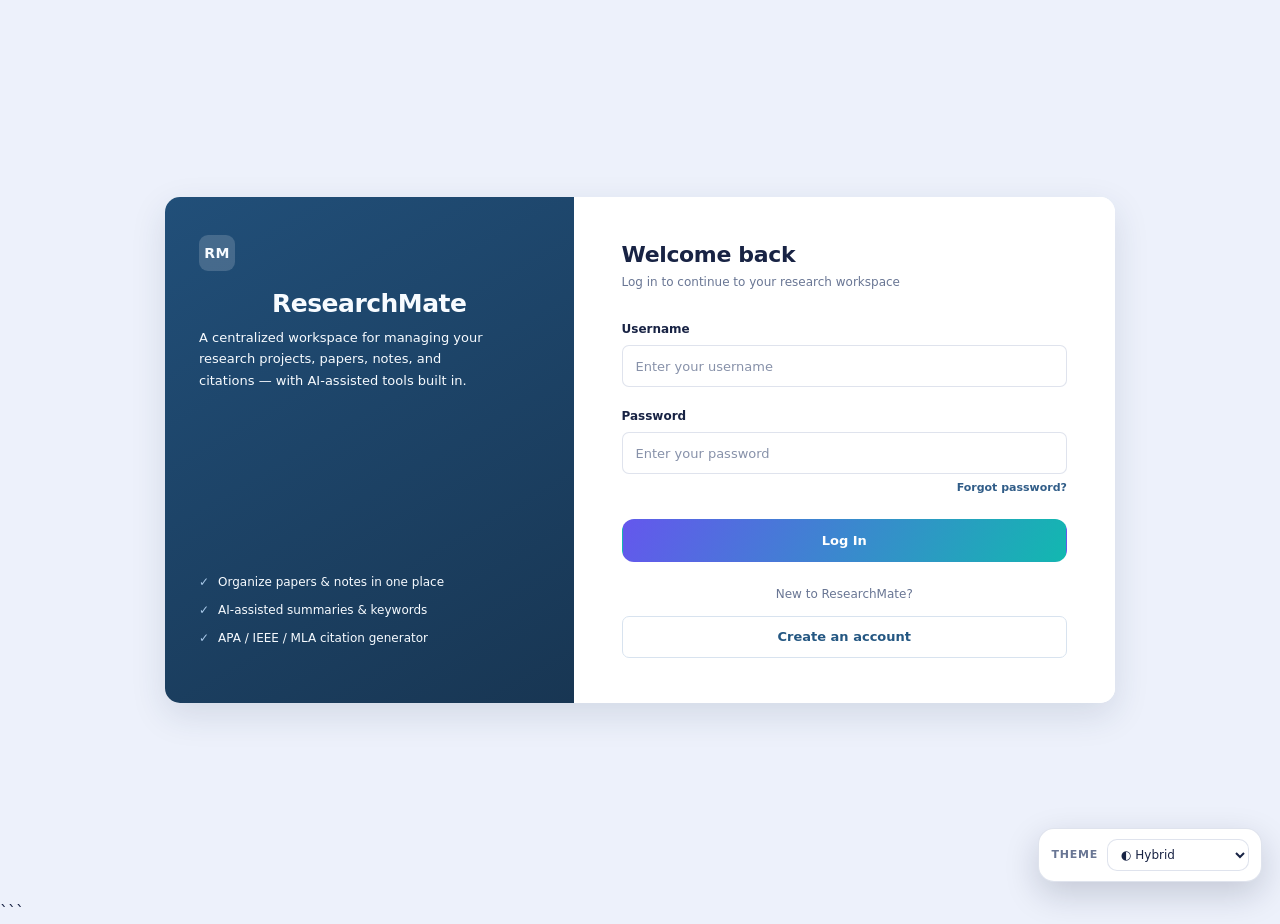
<file: frontend/index.html>
<!DOCTYPE html>
<html lang="en">
<head>
    <meta charset="UTF-8">
    <meta name="viewport" content="width=device-width, initial-scale=1.0">
    <title>Login | ResearchMate</title>

    <!-- Bootstrap CSS -->
    <link
        href="https://cdn.jsdelivr.net/npm/bootstrap@5.3.3/dist/css/bootstrap.min.css"
        rel="stylesheet"
    >

    <!-- Existing project styles -->
    <link rel="stylesheet" href="style.css">
    <link rel="stylesheet" href="ui-feedback.css">

    <!-- Login page design -->
    <style>
        * {
            box-sizing: border-box;
        }

        body {
            margin: 0;
            min-height: 100vh;
            font-family: Arial, Helvetica, sans-serif;
            background: #edf2f8;
        }

        .rm-login-page {
            min-height: 100vh;
            display: flex;
            align-items: center;
            justify-content: center;
            padding: 35px 20px;
            background:
                radial-gradient(
                    circle at 15% 15%,
                    #f4f6fa 0,
                    #edf2f8 48%,
                    #e7eef7 100%
                );
        }

        .rm-login-card {
            display: grid;
            grid-template-columns: 43% 57%;
            width: 100%;
            max-width: 950px;
            min-height: 465px;
            overflow: hidden;
            background: #ffffff;
            border-radius: 15px;
            box-shadow: 0 12px 35px rgba(28, 53, 83, 0.13);
            animation: rm-login-enter 0.55s ease both;
        }

        /* Left branding panel */
        .rm-brand-panel {
            display: flex;
            flex-direction: column;
            padding: 38px 34px 30px;
            color: #ffffff;
            background: linear-gradient(
                150deg,
                #214f79 0%,
                #183653 100%
            );
        }

        .rm-brand-icon {
            display: flex;
            align-items: center;
            justify-content: center;
            width: 36px;
            height: 36px;
            margin-bottom: 18px;
            border-radius: 9px;
            background: rgba(255, 255, 255, 0.17);
            color: #ffffff;
            font-size: 14px;
            font-weight: 800;
            letter-spacing: 0.4px;
        }

        .rm-brand-title {
            margin: 0 0 8px;
            color: #ffffff;
            font-size: 25px;
            font-weight: 750;
            letter-spacing: -0.5px;
        }

        .rm-brand-description {
            max-width: 300px;
            margin: 0;
            color: #d2deeb;
            font-size: 13px;
            line-height: 1.65;
        }

        .rm-brand-features {
            margin-top: auto;
            padding: 30px 0 0;
            list-style: none;
        }

        .rm-brand-features li {
            margin: 0 0 10px;
            color: #e0eaf4;
            font-size: 12px;
            line-height: 1.5;
        }

        .rm-brand-features li::before {
            content: "✓";
            margin-right: 9px;
            color: #a9c9e9;
            font-weight: 700;
        }

        /* Right login panel */
        .rm-form-panel {
            display: flex;
            flex-direction: column;
            justify-content: center;
            padding: 45px 48px;
            background: #ffffff;
        }

        .rm-welcome-title {
            margin: 0 0 5px;
            color: #183653;
            font-size: 22px;
            font-weight: 750;
            letter-spacing: -0.35px;
        }

        .rm-welcome-description {
            margin: 0 0 25px;
            color: #8a9ab0;
            font-size: 12px;
        }

        .rm-login-form .form-label {
            margin-bottom: 7px;
            color: #344b66;
            font-size: 12px;
            font-weight: 700;
        }

        .rm-login-form .form-control {
            min-height: 42px;
            padding: 10px 13px;
            border: 1px solid #dce5ef;
            border-radius: 7px;
            background: #fbfcfe;
            color: #243b53;
            font-size: 13px;
            box-shadow: none;
            transition:
                border-color 0.2s ease,
                box-shadow 0.2s ease,
                background 0.2s ease;
        }

        .rm-login-form .form-control::placeholder {
            color: #a0adbd;
        }

        .rm-login-form .form-control:focus {
            border-color: #356c9e;
            background: #ffffff;
            box-shadow: 0 0 0 3px rgba(53, 108, 158, 0.12);
        }

        .rm-forgot-row {
            display: flex;
            justify-content: flex-end;
            margin-top: -10px;
            margin-bottom: 22px;
        }

        .rm-forgot-link {
            color: #315d88;
            font-size: 11px;
            font-weight: 700;
            text-decoration: none;
        }

        .rm-forgot-link:hover {
            color: #173d62;
            text-decoration: underline;
        }

        .rm-login-btn {
            min-height: 43px;
            border: 1px solid #214f79;
            border-radius: 7px;
            background: #214f79;
            color: #ffffff;
            font-size: 13px;
            font-weight: 700;
            transition:
                transform 0.18s ease,
                box-shadow 0.18s ease,
                background 0.18s ease;
        }

        .rm-login-btn:hover {
            transform: translateY(-1px);
            border-color: #183d60;
            background: #183d60;
            color: #ffffff;
            box-shadow: 0 5px 12px rgba(33, 79, 121, 0.2);
        }

        .rm-login-btn:active {
            transform: scale(0.99);
        }

        .rm-register-heading {
            margin: 23px 0 13px;
            color: #9aa8b9;
            font-size: 12px;
            text-align: center;
        }

        .rm-register-link {
            display: flex;
            align-items: center;
            justify-content: center;
            min-height: 42px;
            padding: 9px 14px;
            border: 1px solid #d8e3ef;
            border-radius: 7px;
            background: #ffffff;
            color: #245782;
            font-size: 13px;
            font-weight: 700;
            text-align: center;
            text-decoration: none;
            transition:
                background 0.2s ease,
                border-color 0.2s ease,
                transform 0.2s ease;
        }

        .rm-register-link:hover {
            transform: translateY(-1px);
            border-color: #a8c1d9;
            background: #f4f8fc;
            color: #183d60;
        }

        .rm-login-footer {
            display: none;
        }

        @keyframes rm-login-enter {
            from {
                opacity: 0;
                transform: translateY(12px);
            }

            to {
                opacity: 1;
                transform: translateY(0);
            }
        }

        /* Tablet and mobile */
        @media (max-width: 700px) {
            .rm-login-page {
                padding: 22px 15px;
            }

            .rm-login-card {
                grid-template-columns: 1fr;
                max-width: 460px;
                min-height: auto;
            }

            .rm-brand-panel {
                padding: 25px 26px;
            }

            .rm-brand-icon {
                width: 32px;
                height: 32px;
                margin-bottom: 12px;
            }

            .rm-brand-title {
                font-size: 22px;
            }

            .rm-brand-description {
                max-width: none;
            }

            .rm-brand-features {
                display: none;
            }

            .rm-form-panel {
                padding: 30px 26px;
            }

            .rm-welcome-title {
                font-size: 21px;
            }
        }

        @media (max-width: 380px) {
            .rm-login-page {
                padding: 12px;
            }

            .rm-brand-panel,
            .rm-form-panel {
                padding: 24px 20px;
            }
        }

        @media (prefers-reduced-motion: reduce) {
            .rm-login-card {
                animation: none;
            }

            .rm-login-form .form-control,
            .rm-login-btn,
            .rm-register-link {
                transition: none;
            }
        }
    </style>
    <link rel="stylesheet" href="premium-polish.css">
</head>

<body>
    <main class="rm-login-page">
        <section class="rm-login-card">

            <!-- Left branding panel -->
            <aside class="rm-brand-panel">
                <div class="rm-brand-icon">RM</div>

                <h1 class="rm-brand-title">ResearchMate</h1>

                <p class="rm-brand-description">
                    A centralized workspace for managing your research
                    projects, papers, notes, and citations — with
                    AI-assisted tools built in.
                </p>

                <ul class="rm-brand-features">
                    <li>Organize papers &amp; notes in one place</li>
                    <li>AI-assisted summaries &amp; keywords</li>
                    <li>APA / IEEE / MLA citation generator</li>
                </ul>
            </aside>

            <!-- Right login panel -->
            <div class="rm-form-panel">
                <h2 class="rm-welcome-title">Welcome back</h2>

                <p class="rm-welcome-description">
                    Log in to continue to your research workspace
                </p>

                <form id="loginForm" class="rm-login-form">
                    <div class="mb-3">
                        <label for="username" class="form-label">
                            Username
                        </label>

                        <input
                            type="text"
                            class="form-control"
                            id="username"
                            name="username"
                            placeholder="Enter your username"
                            autocomplete="username"
                            required
                        >
                    </div>

                    <div class="mb-3">
                        <label for="password" class="form-label">
                            Password
                        </label>

                        <input
                            type="password"
                            class="form-control"
                            id="password"
                            name="password"
                            placeholder="Enter your password"
                            autocomplete="current-password"
                            required
                        >
                    </div>

                    <div class="rm-forgot-row">
                        <a
                            href="#"
                            class="rm-forgot-link"
                            id="forgotPasswordLink"
                        >
                            Forgot password?
                        </a>
                    </div>

                    <button
                        type="submit"
                        class="btn rm-login-btn w-100"
                    >
                        Log In
                    </button>
                </form>

                <p class="rm-register-heading">
                    New to ResearchMate?
                </p>

                <a
                    href="register.html"
                    class="rm-register-link"
                >
                    Create an account
                </a>
            </div>

        </section>
    </main>

    <!-- Existing project JavaScript -->
    <script src="script.js"></script>
    <script src="theme.js"></script>
    <script src="ui-feedback.js"></script>
</body>
</html>
```
</file>
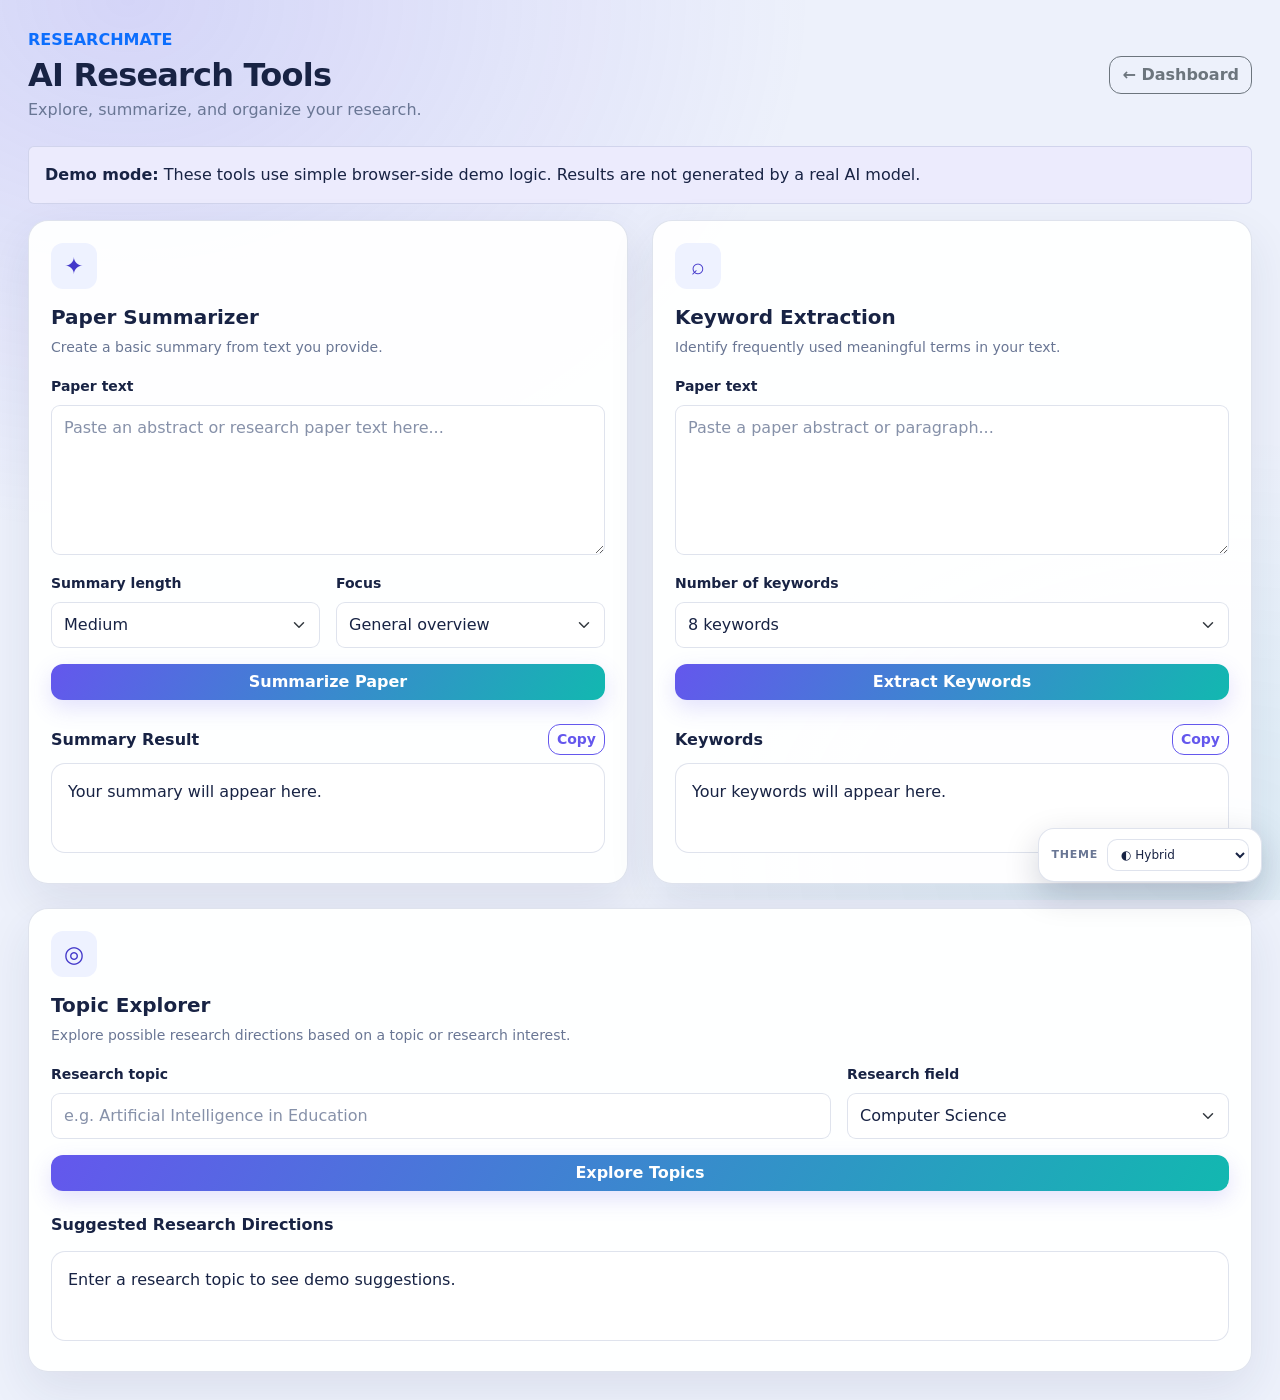
<file: frontend/ai-tools.html>
<!DOCTYPE html>
<html lang="en">
<head>
  <meta charset="UTF-8">
  <meta name="viewport" content="width=device-width, initial-scale=1.0">
  <title>AI Research Tools | ResearchMate</title>
  <link rel="stylesheet" href="style.css">
  <link rel="stylesheet" href="ui-feedback.css">
  <link href="https://cdn.jsdelivr.net/npm/bootstrap@5.3.3/dist/css/bootstrap.min.css" rel="stylesheet">
  <style>
    .ai-page { padding: 28px; }
    .ai-card {
      background: var(--card-bg, #fff);
      border: 1px solid #e5e7eb;
      border-radius: 14px;
      padding: 22px;
      height: 100%;
    }
    .ai-icon {
      width: 46px;
      height: 46px;
      border-radius: 12px;
      display: grid;
      place-items: center;
      background: #eef2ff;
      color: #4338ca;
      font-size: 23px;
      margin-bottom: 16px;
    }
    .ai-page textarea { min-height: 150px; resize: vertical; }
    .ai-page .form-control, .ai-page .form-select {
      border-radius: 9px;
      padding: 10px 12px;
    }
    .ai-result {
      background: #f8fafc;
      border: 1px solid #e2e8f0;
      border-radius: 10px;
      padding: 16px;
      min-height: 90px;
      white-space: pre-wrap;
      overflow-wrap: anywhere;
    }
    .ai-muted { font-size: 13px; color: #64748b; }
    .keyword-chip {
      display: inline-block;
      border: 1px solid #c7d2fe;
      background: #eef2ff;
      color: #3730a3;
      border-radius: 20px;
      padding: 6px 12px;
      margin: 4px;
      font-size: 13px;
    }
    .topic-item {
      border: 1px solid #e2e8f0;
      border-radius: 10px;
      padding: 13px;
      margin-bottom: 10px;
    }
    @media (max-width: 768px) {
      .ai-page { padding: 16px; }
    }
  </style>
    <link rel="stylesheet" href="theme-overrides.css">
    <link rel="stylesheet" href="premium-polish.css">
</head>
<body>

<main class="container-fluid ai-page">
  <header class="d-flex flex-wrap justify-content-between align-items-center gap-3 mb-4">
    <div>
      <p class="text-primary fw-semibold mb-1">RESEARCHMATE</p>
      <h2 class="fw-bold mb-1">AI Research Tools</h2>
      <p class="text-secondary mb-0">Explore, summarize, and organize your research.</p>
    </div>
    <a href="dashboard.html" class="btn btn-outline-secondary">← Dashboard</a>
  </header>

  <div class="alert alert-info" role="note">
    <strong>Demo mode:</strong> These tools use simple browser-side demo logic.
    Results are not generated by a real AI model.
  </div>

  <div class="row g-4">
    <!-- Paper Summarizer -->
    <div class="col-lg-6">
      <section class="ai-card">
        <div class="ai-icon" aria-hidden="true">✦</div>
        <h5 class="fw-bold">Paper Summarizer</h5>
        <p class="text-secondary small">Create a basic summary from text you provide.</p>

        <label for="summaryInput" class="form-label fw-semibold">Paper text</label>
        <textarea id="summaryInput" class="form-control mb-3"
          placeholder="Paste an abstract or research paper text here..."></textarea>

        <div class="row g-3 mb-3">
          <div class="col-sm-6">
            <label for="summaryLength" class="form-label fw-semibold">Summary length</label>
            <select id="summaryLength" class="form-select">
              <option value="short">Short</option>
              <option value="medium" selected>Medium</option>
              <option value="long">Long</option>
            </select>
          </div>
          <div class="col-sm-6">
            <label for="summaryStyle" class="form-label fw-semibold">Focus</label>
            <select id="summaryStyle" class="form-select">
              <option value="general">General overview</option>
              <option value="findings">Key findings</option>
              <option value="methods">Methods and approach</option>
            </select>
          </div>
        </div>

        <button id="summarizeBtn" class="btn btn-primary w-100">Summarize Paper</button>

        <div class="mt-4">
          <div class="d-flex justify-content-between align-items-center mb-2">
            <h6 class="fw-bold mb-0">Summary Result</h6>
            <button id="copySummary" class="btn btn-sm btn-outline-primary" type="button">Copy</button>
          </div>
          <div id="summaryResult" class="ai-result" aria-live="polite">Your summary will appear here.</div>
          <p id="summaryMessage" class="ai-muted mt-2 mb-0"></p>
        </div>
      </section>
    </div>

    <!-- Keyword Extraction -->
    <div class="col-lg-6">
      <section class="ai-card">
        <div class="ai-icon" aria-hidden="true">⌕</div>
        <h5 class="fw-bold">Keyword Extraction</h5>
        <p class="text-secondary small">Identify frequently used meaningful terms in your text.</p>

        <label for="keywordInput" class="form-label fw-semibold">Paper text</label>
        <textarea id="keywordInput" class="form-control mb-3"
          placeholder="Paste a paper abstract or paragraph..."></textarea>

        <div class="mb-3">
          <label for="keywordCount" class="form-label fw-semibold">Number of keywords</label>
          <select id="keywordCount" class="form-select">
            <option value="5">5 keywords</option>
            <option value="8" selected>8 keywords</option>
            <option value="12">12 keywords</option>
          </select>
        </div>

        <button id="extractBtn" class="btn btn-primary w-100">Extract Keywords</button>

        <div class="mt-4">
          <div class="d-flex justify-content-between align-items-center mb-2">
            <h6 class="fw-bold mb-0">Keywords</h6>
            <button id="copyKeywords" class="btn btn-sm btn-outline-primary" type="button">Copy</button>
          </div>
          <div id="keywordResult" class="ai-result" aria-live="polite">Your keywords will appear here.</div>
          <p id="keywordMessage" class="ai-muted mt-2 mb-0"></p>
        </div>
      </section>
    </div>

    <!-- Topic Explorer -->
    <div class="col-12">
      <section class="ai-card">
        <div class="ai-icon" aria-hidden="true">◎</div>
        <h5 class="fw-bold">Topic Explorer</h5>
        <p class="text-secondary small">Explore possible research directions based on a topic or research interest.</p>

        <form id="topicForm">
          <div class="row g-3 align-items-end">
            <div class="col-md-8">
              <label for="topicInput" class="form-label fw-semibold">Research topic</label>
              <input id="topicInput" class="form-control"
                placeholder="e.g. Artificial Intelligence in Education" required>
            </div>
            <div class="col-md-4">
              <label for="topicField" class="form-label fw-semibold">Research field</label>
              <select id="topicField" class="form-select">
                <option>Computer Science</option>
                <option>Education</option>
                <option>Healthcare</option>
                <option>Business</option>
                <option>Environmental Science</option>
                <option>Other</option>
              </select>
            </div>
          </div>
          <button class="btn btn-primary mt-3 w-100" type="submit">Explore Topics</button>
        </form>

        <div class="mt-4">
          <h6 class="fw-bold mb-3">Suggested Research Directions</h6>
          <div id="topicResult" aria-live="polite">
            <div class="ai-result">Enter a research topic to see demo suggestions.</div>
          </div>
          <p id="topicMessage" class="ai-muted mt-2 mb-0"></p>
        </div>
      </section>
    </div>
  </div>
</main>

<script>
  const $ = id => document.getElementById(id);

  function copyText(text, messageElement) {
    if (!text || text.startsWith("Your ") || text.startsWith("Enter a research")) {
      messageElement.textContent = "Generate a result first.";
      return;
    }

    if (navigator.clipboard && window.isSecureContext) {
      navigator.clipboard.writeText(text)
        .then(() => messageElement.textContent = "Copied to clipboard!")
        .catch(() => fallbackCopy(text, messageElement));
    } else {
      fallbackCopy(text, messageElement);
    }
  }

  function fallbackCopy(text, messageElement) {
    const textarea = document.createElement("textarea");
    textarea.value = text;
    textarea.style.position = "fixed";
    textarea.style.opacity = "0";
    document.body.appendChild(textarea);
    textarea.select();

    try {
      const success = document.execCommand("copy");
      messageElement.textContent = success
        ? "Copied to clipboard!"
        : "Copy failed. Please copy the result manually.";
    } catch {
      messageElement.textContent = "Copy failed. Please copy the result manually.";
    }

    textarea.remove();
  }

  // Paper Summarizer: simple extractive demo, not real AI.
  $("summarizeBtn").addEventListener("click", () => {
    const text = $("summaryInput").value.trim();
    const result = $("summaryResult");
    const message = $("summaryMessage");

    if (!text) {
      result.textContent = "Please enter paper text first.";
      message.textContent = "";
      return;
    }

    const sentences = text.match(/[^.!?]+[.!?]+|[^.!?]+$/g) || [text];
    const length = $("summaryLength").value;
    const focus = $("summaryStyle").value;
    let selected;

    if (focus === "findings") {
      const matched = sentences.filter(s =>
        /\b(findings?|results?|conclude[sd]?|show[sd]?|demonstrate[sd]?|improv\w*|increase[sd]?|decrease[sd]?)\b/i.test(s)
      );
      selected = matched.length ? matched : sentences;
    } else if (focus === "methods") {
      const matched = sentences.filter(s =>
        /\b(methods?|approach|dataset|experiment|participants?|survey|model|analysis|we used|we developed)\b/i.test(s)
      );
      selected = matched.length ? matched : sentences;
    } else {
      selected = sentences;
    }

    const count = length === "short" ? 2 : length === "medium" ? 4 : 6;
    const summary = selected.slice(0, count).join(" ").trim();

    result.textContent = summary || text;
    message.textContent = "Demo summary: selected sentences from your input. It may omit important context.";
  });

  $("copySummary").addEventListener("click", () =>
    copyText($("summaryResult").textContent, $("summaryMessage"))
  );

  // Keyword extraction: word-frequency demo.
  $("extractBtn").addEventListener("click", () => {
    const text = $("keywordInput").value.trim();
    const result = $("keywordResult");
    const message = $("keywordMessage");

    if (!text) {
      result.textContent = "Please enter paper text first.";
      message.textContent = "";
      return;
    }

    const stopWords = new Set((
      "the a an and or but if then of in on at to for from by with is are was were be been being " +
      "this that these those it its as into about than also can could may might will would should " +
      "we our they their he she you your i have has had do does did not no such using used use " +
      "paper study research result results method methods based between within across more most " +
      "other which who when where how what why all any each both very often several"
    ).split(/\s+/));

    const words = text.toLowerCase().match(/\b[a-z][a-z'-]{2,}\b/g) || [];
    const counts = {};

    words.forEach(word => {
      if (!stopWords.has(word)) {
        counts[word] = (counts[word] || 0) + 1;
      }
    });

    const keywords = Object.entries(counts)
      .sort((a, b) => b[1] - a[1] || a[0].localeCompare(b[0]))
      .slice(0, Number($("keywordCount").value))
      .map(([word]) => word);

    result.replaceChildren();

    if (!keywords.length) {
      result.textContent = "No suitable keywords found. Try a longer text.";
      message.textContent = "";
      return;
    }

    keywords.forEach(word => {
      const chip = document.createElement("span");
      chip.className = "keyword-chip";
      chip.textContent = word;
      result.appendChild(chip);
    });

    message.textContent = "Demo keyword extraction based on word frequency, not semantic AI analysis.";
  });

  $("copyKeywords").addEventListener("click", () => {
    const words = [...$("keywordResult").querySelectorAll(".keyword-chip")]
      .map(chip => chip.textContent);

    copyText(words.join(", "), $("keywordMessage"));
  });

  // Topic Explorer: illustrative template suggestions.
  $("topicForm").addEventListener("submit", event => {
    event.preventDefault();

    const topic = $("topicInput").value.trim();
    const field = $("topicField").value;
    const result = $("topicResult");
    const message = $("topicMessage");

    if (!topic) {
      result.textContent = "Please enter a research topic.";
      return;
    }

    const suggestions = [
      `Current challenges and limitations in ${topic}`,
      `Comparative analysis of approaches to ${topic}`,
      `Practical applications of ${topic} in ${field}`,
      `Ethical, social, and future implications of ${topic}`
    ];

    result.replaceChildren();

    suggestions.forEach((suggestion, index) => {
      const item = document.createElement("div");
      item.className = "topic-item";

      const title = document.createElement("div");
      title.className = "fw-semibold";
      title.textContent = `${index + 1}. ${suggestion}`;

      const description = document.createElement("p");
      description.className = "text-secondary small mb-0 mt-1";
      description.textContent = "Suggested direction for further literature review and refinement.";

      item.append(title, description);
      result.appendChild(item);
    });

    message.textContent = "Illustrative demo suggestions. These are not AI-generated or literature-verified.";
  });
</script>

    <script src="theme.js"></script>
    <script src="ui-feedback.js"></script>
</body>
</html>
</file>
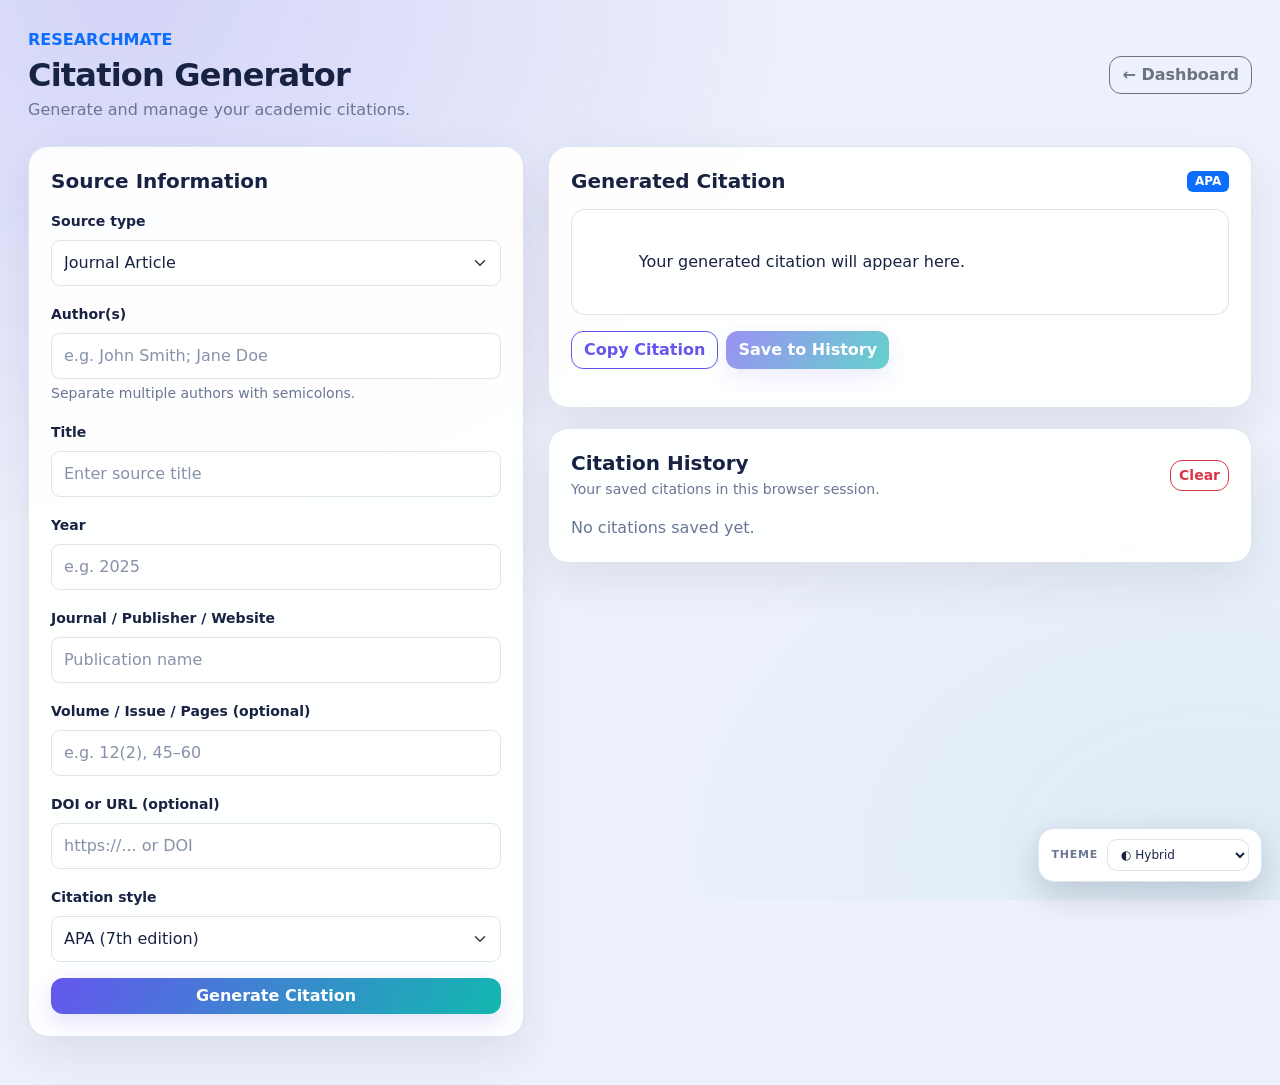
<file: frontend/citations.html>
<!DOCTYPE html>
<html lang="en">
<head>
  <meta charset="UTF-8">
  <meta name="viewport" content="width=device-width, initial-scale=1.0">
  <title>Citation Generator | ResearchMate</title>
  <link rel="stylesheet" href="style.css">
  <link rel="stylesheet" href="ui-feedback.css">
  <link href="https://cdn.jsdelivr.net/npm/bootstrap@5.3.3/dist/css/bootstrap.min.css" rel="stylesheet">
  <style>
    .citation-page { padding: 28px; }
    .citation-card {
      background: var(--card-bg, #fff);
      border: 1px solid #e5e7eb;
      border-radius: 14px;
      padding: 22px;
      margin-bottom: 20px;
    }
    .citation-output {
      background: #f8fafc;
      border: 1px solid #e2e8f0;
      border-radius: 10px;
      padding: 16px;
      white-space: pre-wrap;
      overflow-wrap: anywhere;
      min-height: 70px;
    }
    .citation-history-item {
      border-bottom: 1px solid #e5e7eb;
      padding: 14px 0;
    }
    .citation-history-item:last-child { border-bottom: 0; }
    .citation-page .form-label { font-weight: 600; }
    .citation-page .form-control,
    .citation-page .form-select { border-radius: 9px; padding: 10px 12px; }
    .citation-muted { color: #64748b; font-size: 14px; }
    @media (max-width: 768px) {
      .citation-page { padding: 16px; }
    }
  </style>
    <link rel="stylesheet" href="theme-overrides.css">
    <link rel="stylesheet" href="premium-polish.css">
</head>
<body>

<div class="container-fluid citation-page">
  <div class="d-flex flex-wrap justify-content-between align-items-center gap-3 mb-4">
    <div>
      <p class="text-primary fw-semibold mb-1">RESEARCHMATE</p>
      <h2 class="fw-bold mb-1">Citation Generator</h2>
      <p class="text-secondary mb-0">Generate and manage your academic citations.</p>
    </div>
    <a href="dashboard.html" class="btn btn-outline-secondary">← Dashboard</a>
  </div>

  <div class="row g-4">
    <div class="col-lg-5">
      <section class="citation-card">
        <h5 class="fw-bold mb-3">Source Information</h5>
        <form id="citationForm">
          <div class="mb-3">
            <label for="sourceType" class="form-label">Source type</label>
            <select id="sourceType" class="form-select">
              <option value="journal">Journal Article</option>
              <option value="book">Book</option>
              <option value="website">Website</option>
            </select>
          </div>

          <div class="mb-3">
            <label for="authors" class="form-label">Author(s)</label>
            <input id="authors" class="form-control" placeholder="e.g. John Smith; Jane Doe" required>
            <div class="citation-muted mt-1">Separate multiple authors with semicolons.</div>
          </div>

          <div class="mb-3">
            <label for="title" class="form-label">Title</label>
            <input id="title" class="form-control" placeholder="Enter source title" required>
          </div>

          <div class="mb-3">
            <label for="year" class="form-label">Year</label>
            <input id="year" type="number" class="form-control" placeholder="e.g. 2025" min="1000" max="9999">
          </div>

          <div class="mb-3">
            <label for="publication" class="form-label">Journal / Publisher / Website</label>
            <input id="publication" class="form-control" placeholder="Publication name">
          </div>

          <div class="mb-3">
            <label for="volume" class="form-label">Volume / Issue / Pages (optional)</label>
            <input id="volume" class="form-control" placeholder="e.g. 12(2), 45–60">
          </div>

          <div class="mb-3">
            <label for="doi" class="form-label">DOI or URL (optional)</label>
            <input id="doi" type="text" class="form-control" placeholder="https://... or DOI">
          </div>

          <div class="mb-3">
            <label for="citationStyle" class="form-label">Citation style</label>
            <select id="citationStyle" class="form-select">
              <option value="APA">APA (7th edition)</option>
              <option value="MLA">MLA (9th edition)</option>
              <option value="IEEE">IEEE</option>
            </select>
          </div>

          <button type="submit" class="btn btn-primary w-100">Generate Citation</button>
        </form>
      </section>
    </div>

    <div class="col-lg-7">
      <section class="citation-card">
        <div class="d-flex justify-content-between align-items-center gap-2 mb-3">
          <h5 class="fw-bold mb-0">Generated Citation</h5>
          <span id="styleBadge" class="badge text-bg-primary">APA</span>
        </div>
        <div id="citationOutput" class="citation-output mb-3" aria-live="polite">
          Your generated citation will appear here.
        </div>
        <div class="d-flex flex-wrap gap-2">
          <button id="copyCitation" class="btn btn-outline-primary" type="button">Copy Citation</button>
          <button id="saveCitation" class="btn btn-primary" type="button" disabled>Save to History</button>
        </div>
        <p id="citationMessage" class="citation-muted mt-3 mb-0" aria-live="polite"></p>
      </section>

      <section class="citation-card">
        <div class="d-flex justify-content-between align-items-center gap-2 mb-3">
          <div>
            <h5 class="fw-bold mb-1">Citation History</h5>
            <p class="citation-muted mb-0">Your saved citations in this browser session.</p>
          </div>
          <button id="clearHistory" class="btn btn-sm btn-outline-danger" type="button">Clear</button>
        </div>
        <div id="citationHistory">
          <p class="text-secondary mb-0">No citations saved yet.</p>
        </div>
      </section>
    </div>
  </div>
</div>

<script>
  const citationForm = document.getElementById("citationForm");
  const citationOutput = document.getElementById("citationOutput");
  const styleBadge = document.getElementById("styleBadge");
  const citationMessage = document.getElementById("citationMessage");
  const saveButton = document.getElementById("saveCitation");
  const historyContainer = document.getElementById("citationHistory");

  let currentCitation = "";
  let citationHistory = [];

  function getValue(id) {
    return document.getElementById(id).value.trim();
  }

  function formatAuthors(authorText, style) {
    const authors = authorText.split(";").map(a => a.trim()).filter(Boolean);

    if (style === "IEEE") {
      return authors.map(a => {
        const parts = a.split(/\s+/);
        const last = parts.pop();
        return [...parts.map(p => p[0] + "."), last].join(" ");
      }).join(", ");
    }

    if (style === "APA") {
      return authors.map(a => {
        const parts = a.split(/\s+/);
        const last = parts.pop();
        return `${last}, ${parts.map(p => p[0].toUpperCase() + ".").join(" ")}`;
      }).join(", ");
    }

    return authors.join(", ");
  }

  function buildCitation() {
    const type = getValue("sourceType");
    const authorsRaw = getValue("authors");
    const title = getValue("title");
    const year = getValue("year") || "n.d.";
    const publication = getValue("publication");
    const volume = getValue("volume");
    let url = getValue("doi");
    const style = getValue("citationStyle");

    const authors = formatAuthors(authorsRaw, style);
    if (url && /^10\.\d{4,9}\//i.test(url)) {
      url = "https://doi.org/" + url;
    }

    if (style === "APA") {
      if (type === "book") {
        return `${authors} (${year}). ${title}. ${publication || "[Publisher not provided]"}.${url ? " " + url : ""}`;
      }
      if (type === "website") {
        return `${authors} (${year}). ${title}. ${publication ? publication + ". " : ""}${url}`;
      }
      return `${authors} (${year}). ${title}. ${publication ? publication + (volume ? ", " + volume : "") + ". " : ""}${url}`;
    }

    if (style === "MLA") {
      if (type === "book") {
        return `${authors}. ${title}. ${publication || "[Publisher not provided]"}, ${year}.${url ? " " + url : ""}`;
      }
      if (type === "website") {
        return `${authors}. "${title}." ${publication ? publication + ", " : ""}${year}.${url ? " " + url : ""}`;
      }
      return `${authors}. "${title}." ${publication ? publication + (volume ? ", " + volume : "") + ", " : ""}${year}.${url ? " " + url : ""}`;
    }

    if (type === "book") {
      return `${authors}, ${title}, ${publication || "[Publisher not provided]"}, ${year}.${url ? " " + url : ""}`;
    }
    if (type === "website") {
      return `${authors}, "${title}," ${publication ? publication + ", " : ""}${year}.${url ? " " + url : ""}`;
    }
    return `${authors}, "${title}," ${publication ? publication + (volume ? ", " + volume : "") + ", " : ""}${year}.${url ? " " + url : ""}`;
  }

  citationForm.addEventListener("submit", function(event) {
    event.preventDefault();

    if (!citationForm.reportValidity()) return;

    currentCitation = buildCitation();
    citationOutput.textContent = currentCitation;
    styleBadge.textContent = getValue("citationStyle");
    saveButton.disabled = false;
    citationMessage.textContent = "Citation generated. Please verify the formatting before academic use.";
  });

  document.getElementById("copyCitation").addEventListener("click", async function() {
    if (!currentCitation) {
      citationMessage.textContent = "Generate a citation first.";
      return;
    }

    try {
      await navigator.clipboard.writeText(currentCitation);
      citationMessage.textContent = "Citation copied!";
    } catch {
      const temp = document.createElement("textarea");
      temp.value = currentCitation;
      document.body.appendChild(temp);
      temp.select();
      const copied = document.execCommand("copy");
      temp.remove();
      citationMessage.textContent = copied ? "Citation copied!" : "Copy failed. Please copy the text manually.";
    }
  });

  function renderHistory() {
    historyContainer.replaceChildren();

    if (citationHistory.length === 0) {
      historyContainer.textContent = "No citations saved yet.";
      historyContainer.className = "text-secondary";
      return;
    }

    historyContainer.className = "";

    citationHistory.forEach((item, index) => {
      const wrapper = document.createElement("div");
      wrapper.className = "citation-history-item";

      const heading = document.createElement("div");
      heading.className = "d-flex justify-content-between align-items-center gap-2 mb-2";

      const badge = document.createElement("span");
      badge.className = "badge text-bg-light";
      badge.textContent = item.style;

      const date = document.createElement("small");
      date.className = "text-secondary";
      date.textContent = item.date;

      heading.append(badge, date);

      const citation = document.createElement("p");
      citation.className = "mb-2";
      citation.textContent = item.text;

      const actions = document.createElement("div");
      actions.className = "d-flex gap-2";

      const copy = document.createElement("button");
      copy.className = "btn btn-sm btn-outline-primary";
      copy.textContent = "Copy";
      copy.type = "button";
      copy.addEventListener("click", async () => {
        try {
          await navigator.clipboard.writeText(item.text);
          citationMessage.textContent = "History citation copied.";
        } catch {
          citationMessage.textContent = "Copy failed. Select and copy the citation manually.";
        }
      });

      const remove = document.createElement("button");
      remove.className = "btn btn-sm btn-outline-danger";
      remove.textContent = "Delete";
      remove.type = "button";
      remove.addEventListener("click", () => {
        citationHistory.splice(index, 1);
        renderHistory();
      });

      actions.append(copy, remove);
      wrapper.append(heading, citation, actions);
      historyContainer.appendChild(wrapper);
    });
  }

  saveButton.addEventListener("click", function() {
    if (!currentCitation) return;

    citationHistory.unshift({
      text: currentCitation,
      style: getValue("citationStyle"),
      date: new Date().toLocaleString()
    });

    renderHistory();
    citationMessage.textContent = "Citation saved to this session's history.";
  });

  document.getElementById("clearHistory").addEventListener("click", function() {
    citationHistory = [];
    renderHistory();
    citationMessage.textContent = "Citation history cleared.";
  });
</script>

    <script src="theme.js"></script>
    <script src="ui-feedback.js"></script>
</body>
</html>
</file>
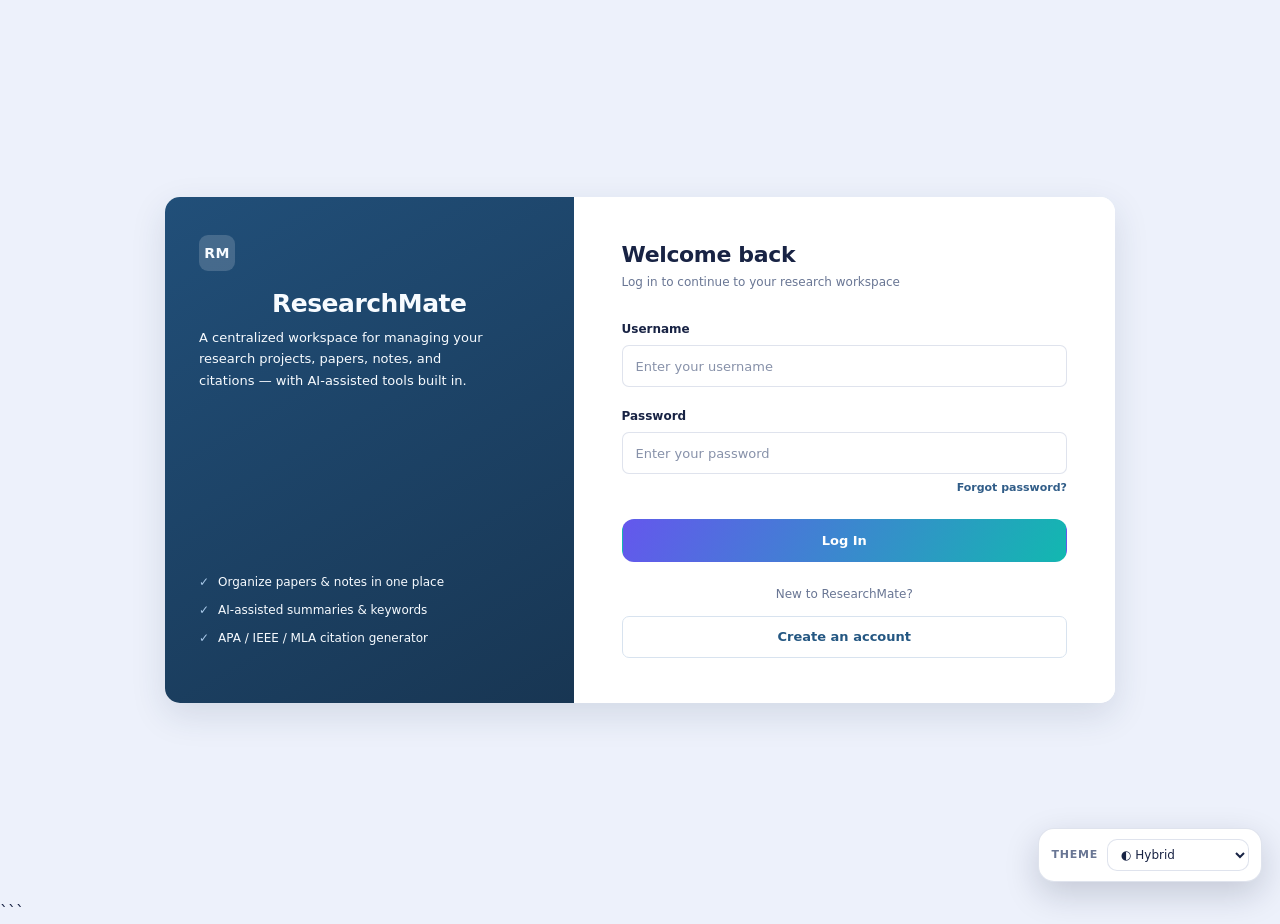
<file: frontend/dashboard.html>
<!DOCTYPE html>
<html lang="en">
<head>
    <meta charset="UTF-8">
    <meta name="viewport" content="width=device-width, initial-scale=1.0">

    <title>Dashboard | ResearchMate</title>

    <link
        href="https://cdn.jsdelivr.net/npm/bootstrap@5.3.3/dist/css/bootstrap.min.css"
        rel="stylesheet"
    >

    <link rel="stylesheet" href="style.css">
    <link rel="stylesheet" href="ui-feedback.css">
    <link rel="stylesheet" href="premium-polish.css">

    <style>
        /* =========================================
           DASHBOARD PROFILE DROPDOWN
        ========================================= */

        .dashboard-header {
            position: relative;
            z-index: 30;
            overflow: visible !important;
        }

        .profile-menu-wrapper {
            position: relative;
            display: flex;
            align-items: center;
            z-index: 10001;
        }

        .profile-trigger {
            display: flex;
            align-items: center;
            gap: 9px;
            padding: 5px 10px 5px 5px;
            border: 1px solid var(--border-color, rgba(128,128,128,0.25));
            border-radius: 50px;
            background: var(--card-bg, transparent);
            color: inherit;
            cursor: pointer;
            transition: all 0.25s ease;
        }

        .profile-trigger:hover,
        .profile-trigger[aria-expanded="true"] {
            transform: translateY(-2px);
            border-color: var(--accent-color, #7c6cff);
            box-shadow: 0 5px 18px rgba(100, 100, 200, 0.15);
        }

        .profile-avatar {
            width: 38px;
            height: 38px;
            min-width: 38px;
            border-radius: 50%;
            display: flex;
            align-items: center;
            justify-content: center;
            background: linear-gradient(135deg, #6558e8, #9c6cff);
            color: #fff;
            font-size: 14px;
            font-weight: 700;
            letter-spacing: 0.5px;
            overflow: hidden;
        }

        .profile-avatar img {
            width: 100%;
            height: 100%;
            object-fit: cover;
            border-radius: 50%;
        }

        .profile-trigger-info {
            text-align: left;
            line-height: 1.25;
        }

        .profile-trigger-info strong {
            display: block;
            font-size: 13px;
            font-weight: 650;
        }

        .profile-trigger-info small {
            display: block;
            font-size: 11px;
            opacity: 0.65;
        }

        .profile-chevron {
            font-size: 11px;
            opacity: 0.65;
            margin-left: 3px;
        }

        /* Dropdown base */

        .profile-dropdown {
            position: absolute;
            top: calc(100% + 12px);
            right: 0;
            width: 260px;
            z-index: 10002;
            padding: 8px;

            border: 1px solid #34415f;
            border-radius: 14px;

            /* Solid background: no transparency */
            background-color: #111a2e !important;
            color: #edf2ff !important;

            opacity: 0;
            visibility: hidden;
            pointer-events: none;

            transform: translateY(-8px);

            box-shadow: 0 16px 45px rgba(0, 0, 0, 0.45);

            transition:
                opacity 0.2s ease,
                transform 0.2s ease,
                visibility 0.2s ease;
        }

        .profile-dropdown.show {
            opacity: 1;
            visibility: visible;
            pointer-events: auto;
            transform: translateY(0);
        }

        /* Dark Futuristic */

        html[data-theme="dark"] .profile-dropdown {
            background-color: #111a2e !important;
            color: #edf2ff !important;
            border-color: #34415f;
        }

        /* Hybrid */

        html[data-theme="hybrid"] .profile-dropdown {
            background-color: #151d32 !important;
            color: #edf2ff !important;
            border-color: #384566;
        }

        /* Light Premium */

        html[data-theme="light"] .profile-dropdown {
            background-color: #ffffff !important;
            color: #20283a !important;
            border-color: #e0e5ef;
            box-shadow: 0 16px 45px rgba(30, 40, 70, 0.16);
        }

        .profile-dropdown-header {
            display: flex;
            align-items: center;
            gap: 11px;
            padding: 12px 10px;
        }

        .profile-dropdown-header .profile-avatar {
            width: 42px;
            height: 42px;
            min-width: 42px;
        }

        .profile-user-details {
            min-width: 0;
        }

        .profile-user-details strong {
            display: block;
            font-size: 13px;
            font-weight: 650;
            color: inherit;
            overflow-wrap: anywhere;
        }

        .profile-user-details small {
            display: block;
            font-size: 11px;
            opacity: 0.7;
            color: inherit;
            overflow-wrap: anywhere;
            margin-top: 3px;
        }

        .profile-dropdown-divider {
            height: 1px;
            background: rgba(150, 165, 195, 0.22);
            margin: 5px 2px;
        }

        .profile-dropdown-item {
            display: flex;
            align-items: center;
            gap: 11px;
            width: 100%;
            padding: 11px 10px;
            border-radius: 8px;

            color: inherit !important;
            text-decoration: none;
            font-size: 13px;
            font-weight: 500;

            background: transparent;
            border: none;
            text-align: left;

            transition: background 0.2s ease;
        }

        .profile-dropdown-item:hover {
            background: rgba(130, 150, 190, 0.15);
            color: inherit !important;
        }

        .profile-dropdown-item .menu-icon {
            width: 19px;
            text-align: center;
            font-size: 15px;
        }

        .profile-dropdown-item.signout {
            color: #ff7777 !important;
        }

        .profile-dropdown-item.signout:hover {
            background: rgba(224, 82, 82, 0.12);
            color: #ff7777 !important;
        }

        /* Light theme dropdown item styling */

        html[data-theme="light"] .profile-dropdown-divider {
            background: rgba(40, 50, 75, 0.12);
        }

        html[data-theme="light"] .profile-dropdown-item:hover {
            background: rgba(70, 85, 120, 0.08);
        }

        @media (max-width: 576px) {
            .profile-trigger-info {
                display: none;
            }

            .profile-trigger {
                padding: 4px;
            }

            .profile-dropdown {
                width: 245px;
            }
        }
    </style>
</head>

<body class="dashboard-body">

<div class="dashboard-layout">

    <!-- Sidebar -->
    <aside class="sidebar">

        <a href="dashboard.html" class="sidebar-brand">
            <span class="brand-icon">R</span>
            <span>ResearchMate</span>
        </a>

        <p class="sidebar-label">WORKSPACE</p>

        <nav class="sidebar-nav">

            <a href="dashboard.html" class="nav-link active">
                <span>▦</span> Dashboard
            </a>

            <a href="projects.html" class="nav-link">
                <span>▤</span> My Projects
            </a>

            <a href="papers.html" class="nav-link">
                <span>▧</span> Paper Library
            </a>

            <a href="notes.html" class="nav-link">
                <span>▣</span> Research Notes
            </a>

            <a href="citations.html" class="nav-link">
                <span>≡</span> Citations
            </a>

            <a href="ai-tools.html" class="nav-link">
                <span>✧</span> AI Research Tools
            </a>

            <a href="research-studio.html" class="nav-link">
                <span>✦</span> Research Studio
            </a>

        </nav>

        <div class="sidebar-bottom">
            <p>Organize your ideas.</p>
            <small>Build better research with ResearchMate.</small>
        </div>

    </aside>


    <!-- Main Content -->
    <main class="dashboard-main">

        <header class="dashboard-header">

            <div>
                <p class="eyebrow">YOUR WORKSPACE</p>

                <h1>Research Dashboard</h1>

                <p class="dashboard-subtitle">
                    Keep your research organized and moving forward.
                </p>
            </div>

            <!-- Profile Dropdown -->
            <div class="profile-menu-wrapper">

                <button
                    type="button"
                    class="profile-trigger"
                    id="profileMenuButton"
                    aria-label="Open profile menu"
                    aria-expanded="false"
                    aria-controls="profileDropdown"
                >

                    <span class="profile-avatar" id="headerAvatar">
                        U
                    </span>

                    <span class="profile-trigger-info">
                        <strong id="headerUsername">My Account</strong>
                        <small>ResearchMate User</small>
                    </span>

                    <span class="profile-chevron">▼</span>

                </button>


                <div
                    class="profile-dropdown"
                    id="profileDropdown"
                    role="menu"
                    aria-labelledby="profileMenuButton"
                >

                    <div class="profile-dropdown-header">

                        <span class="profile-avatar" id="dropdownAvatar">
                            U
                        </span>

                        <div class="profile-user-details">

                            <strong id="dropdownUsername">
                                Loading...
                            </strong>

                            <small id="dropdownEmail">
                                Loading account...
                            </small>

                        </div>

                    </div>


                    <div class="profile-dropdown-divider"></div>


                    <a
                        href="profile.html"
                        class="profile-dropdown-item"
                        role="menuitem"
                    >
                        <span class="menu-icon">♙</span>
                        <span>My Profile</span>
                    </a>


                    <div class="profile-dropdown-divider"></div>


                    <a
                        href="index.html"
                        class="profile-dropdown-item signout"
                        id="logoutButton"
                        role="menuitem"
                    >
                        <span class="menu-icon">↪</span>
                        <span>Sign Out</span>
                    </a>

                </div>

            </div>

        </header>


        <!-- Summary Cards -->
        <section class="stats-grid">

            <article class="stat-card">
                <div class="stat-icon blue">▦</div>
                <p>Active Projects</p>
                <h2 id="activeProjectsCount">0</h2>
                <small>Research projects in your workspace</small>
            </article>

            <article class="stat-card">
                <div class="stat-icon purple">▤</div>
                <p>Saved Papers</p>
                <h2 id="savedPapersCount">0</h2>
                <small>Academic papers in your library</small>
            </article>

            <article class="stat-card">
                <div class="stat-icon green">✓</div>
                <p>Completed Tasks</p>
                <h2>—</h2>
                <small>Task tracking integration pending</small>
            </article>

            <article class="stat-card">
                <div class="stat-icon orange">✧</div>
                <p>AI Analyses</p>
                <h2>—</h2>
                <small>AI activity integration pending</small>
            </article>

        </section>


        <!-- Projects and Activity -->
        <section class="dashboard-content-grid">

            <!-- Active Projects -->
            <article class="content-card">

                <div class="section-heading">

                    <div>
                        <h2>Active Projects</h2>
                        <p>Track your current research work.</p>
                    </div>

                    <a href="projects.html" class="text-link">
                        View all
                    </a>

                </div>

                <div id="dashboardProjects">
                    <p>Loading projects...</p>
                </div>

            </article>


            <!-- Recent Activity -->
            <article class="content-card">

                <div class="section-heading">

                    <div>
                        <h2>Recent Activity</h2>
                        <p>Your latest research updates.</p>
                    </div>

                </div>

                <div id="dashboardActivity">
                    <p>Loading recent activity...</p>
                </div>

            </article>

        </section>


        <!-- Research Progress -->
        <section class="content-card progress-overview">

            <div class="section-heading">

                <div>
                    <h2>Research Progress</h2>
                    <p>A quick overview of your research journey.</p>
                </div>

                <span class="demo-badge" id="progressBadge">
                    LIVE DATA
                </span>

            </div>


            <div class="progress-summary">

                <div>
                    <h3>Overall progress</h3>
                    <p>Across your research projects</p>
                </div>

                <strong id="overallProgress">0%</strong>

            </div>


            <div class="progress-track overall-track">

                <div
                    class="progress-fill"
                    id="overallProgressBar"
                    style="width: 0%"
                ></div>

            </div>

        </section>


        <footer class="dashboard-footer">
            ResearchMate · AI-assisted research, organized your way.
        </footer>

    </main>

</div>


<!-- Existing Scripts -->
<script src="theme.js"></script>
<script src="ui-feedback.js"></script>
<script src="dashboard.js"></script>


<script>
    /* =========================================
       PROFILE DROPDOWN INTERACTION
    ========================================= */

    const profileMenuButton =
        document.getElementById("profileMenuButton");

    const profileDropdown =
        document.getElementById("profileDropdown");


    profileMenuButton.addEventListener("click", function (event) {

        event.stopPropagation();

        const isOpen = profileDropdown.classList.toggle("show");

        profileMenuButton.setAttribute(
            "aria-expanded",
            String(isOpen)
        );

    });


    document.addEventListener("click", function (event) {

        if (
            !profileDropdown.contains(event.target) &&
            !profileMenuButton.contains(event.target)
        ) {

            profileDropdown.classList.remove("show");

            profileMenuButton.setAttribute(
                "aria-expanded",
                "false"
            );

        }

    });


    document.addEventListener("keydown", function (event) {

        if (event.key === "Escape") {

            profileDropdown.classList.remove("show");

            profileMenuButton.setAttribute(
                "aria-expanded",
                "false"
            );

            profileMenuButton.focus();

        }

    });


    /* =========================================
       LOAD USER PROFILE FROM BACKEND
    ========================================= */

    async function loadDashboardProfile() {

        const accessToken =
            localStorage.getItem("rm_access_token");

        if (!accessToken) {
            return;
        }

        try {

            const response = await fetch(
                "http://127.0.0.1:8000/api/profile/",
                {
                    method: "GET",

                    headers: {
                        "Authorization": `Bearer ${accessToken}`
                    }
                }
            );

            if (!response.ok) {
                throw new Error("Unable to load profile.");
            }

            const user = await response.json();

            const username =
                user.username ||
                [user.first_name, user.last_name]
                    .filter(Boolean)
                    .join(" ") ||
                "My Account";

            const email =
                user.email || "ResearchMate User";


            const initials = username
                .trim()
                .split(/\s+/)
                .map(part => part.charAt(0))
                .slice(0, 2)
                .join("")
                .toUpperCase() || "U";


            document.getElementById("headerUsername").textContent =
                username;

            document.getElementById("dropdownUsername").textContent =
                username;

            document.getElementById("dropdownEmail").textContent =
                email;

            document.getElementById("headerAvatar").textContent =
                initials;

            document.getElementById("dropdownAvatar").textContent =
                initials;


            /* Optional profile picture support */

            const imageURL =
                user.profile_picture || user.avatar || null;

            if (imageURL) {

                ["headerAvatar", "dropdownAvatar"].forEach(id => {

                    const avatar = document.getElementById(id);

                    const image = document.createElement("img");

                    image.src = imageURL;
                    image.alt = "Profile picture";

                    image.onerror = function () {
                        this.remove();
                        avatar.textContent = initials;
                    };

                    avatar.textContent = "";
                    avatar.appendChild(image);

                });

            }

        } catch (error) {

            console.error(
                "Dashboard profile loading error:",
                error
            );

            document.getElementById("headerUsername").textContent =
                "My Account";

            document.getElementById("dropdownUsername").textContent =
                "My Account";

            document.getElementById("dropdownEmail").textContent =
                "ResearchMate User";

        }

    }

    loadDashboardProfile();

</script>

</body>
</html>
</file>
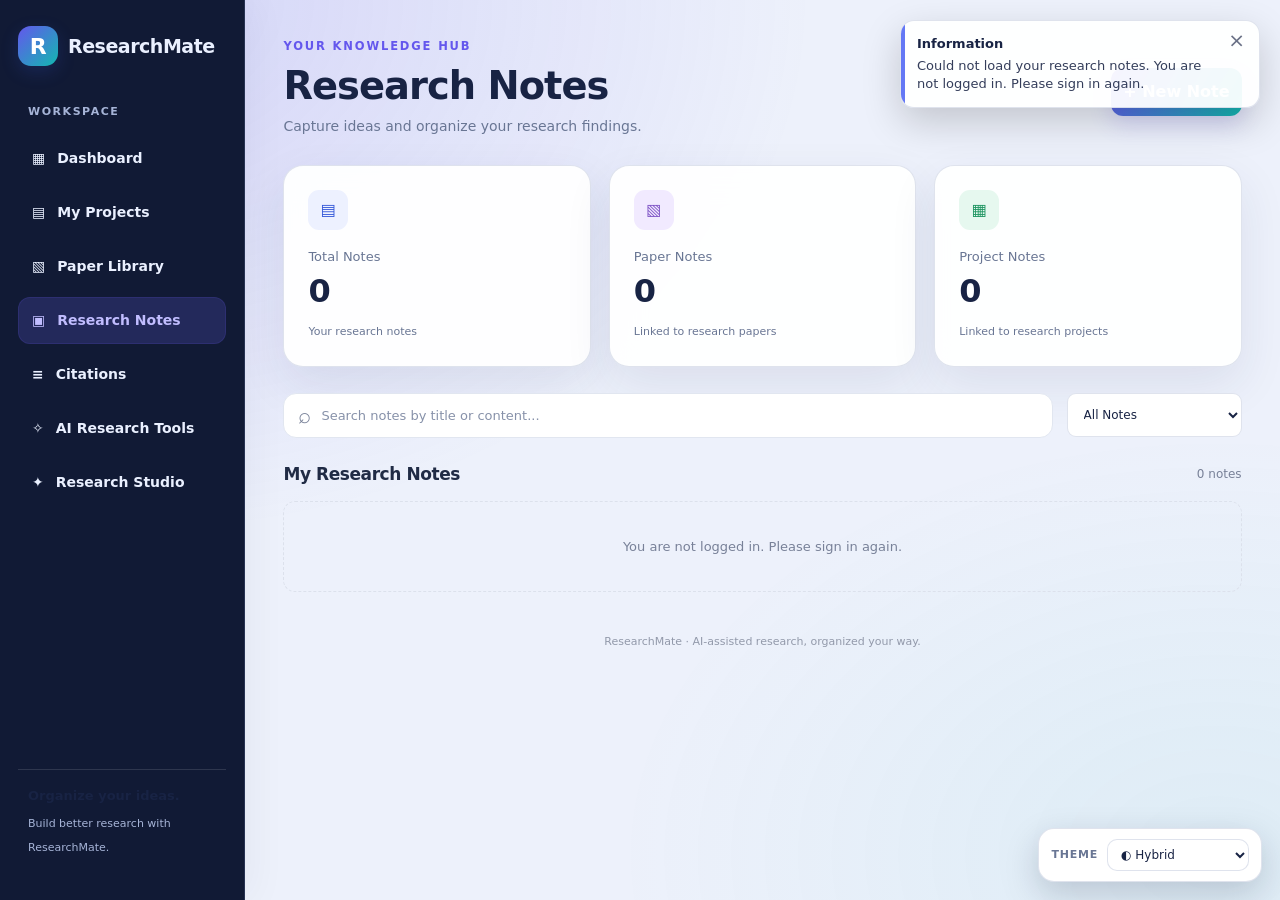
<file: frontend/notes.html>
<!DOCTYPE html>
<html lang="en">
<head>
    <meta charset="UTF-8">
    <meta name="viewport" content="width=device-width, initial-scale=1.0">
    <title>Research Notes | ResearchMate</title>

    <link
        href="https://cdn.jsdelivr.net/npm/bootstrap@5.3.3/dist/css/bootstrap.min.css"
        rel="stylesheet">
    <link rel="stylesheet" href="style.css">
    <link rel="stylesheet" href="ui-feedback.css">
    <link rel="stylesheet" href="premium-polish.css">
</head>
<body class="dashboard-body">

<div class="dashboard-layout">

    <aside class="sidebar">
        <a href="dashboard.html" class="sidebar-brand">
            <span class="brand-icon">R</span>
            <span>ResearchMate</span>
        </a>

        <p class="sidebar-label">WORKSPACE</p>

        <nav class="sidebar-nav">
            <a href="dashboard.html" class="nav-link">
                <span>▦</span> Dashboard
            </a>
            <a href="projects.html" class="nav-link">
                <span>▤</span> My Projects
            </a>
            <a href="papers.html" class="nav-link">
                <span>▧</span> Paper Library
            </a>
            <a href="notes.html" class="nav-link active">
                <span>▣</span> Research Notes
            </a>
            <a href="citations.html" class="nav-link">
                <span>≡</span> Citations
            </a>
            <a href="ai-tools.html" class="nav-link">
                <span>✧</span> AI Research Tools
            </a>
            <a href="research-studio.html" class="nav-link">
                <span>✦</span> Research Studio
            </a>
        </nav>

        <div class="sidebar-bottom">
            <p>Organize your ideas.</p>
            <small>Build better research with ResearchMate.</small>
        </div>
    </aside>

    <main class="dashboard-main">

        <header class="dashboard-header">
            <div>
                <p class="eyebrow">YOUR KNOWLEDGE HUB</p>
                <h1>Research Notes</h1>
                <p class="dashboard-subtitle">
                    Capture ideas and organize your research findings.
                </p>
            </div>

            <button type="button" class="btn login-btn"
                id="addNoteButton">+ New Note</button>
        </header>

        <section class="stats-grid notes-stats">
            <article class="stat-card">
                <div class="stat-icon blue">▤</div>
                <p>Total Notes</p>
                <h2 id="totalNotes">0</h2>
                <small>Your research notes</small>
            </article>

            <article class="stat-card">
                <div class="stat-icon purple">▧</div>
                <p>Paper Notes</p>
                <h2 id="paperNotesCount">0</h2>
                <small>Linked to research papers</small>
            </article>

            <article class="stat-card">
                <div class="stat-icon green">▦</div>
                <p>Project Notes</p>
                <h2 id="projectNotesCount">0</h2>
                <small>Linked to research projects</small>
            </article>
        </section>

        <section class="notes-toolbar">
            <div class="notes-search">
                <span>⌕</span>
                <input type="search" id="noteSearch"
                    placeholder="Search notes by title or content..."
                    aria-label="Search notes">
            </div>

            <select id="noteTypeFilter" aria-label="Filter notes">
                <option value="all">All Notes</option>
                <option value="paper">Paper Notes</option>
                <option value="project">Project Notes</option>
                <option value="general">General Notes</option>
            </select>
        </section>

        <div class="notes-results-header">
            <h2>My Research Notes</h2>
            <span id="noteResultCount">0 notes</span>
        </div>

        <section class="notes-grid" id="notesGrid"></section>

        <p class="empty-notes" id="emptyNotes" hidden>
            No notes found. Try a different search or create a new note.
        </p>

        <!-- Create / Edit Note Modal -->
        <div class="note-modal" id="noteModal" hidden>
            <section class="note-modal-card" role="dialog"
                aria-modal="true" aria-labelledby="noteModalTitle">

                <div class="section-heading">
                    <div>
                        <h2 id="noteModalTitle">Create Research Note</h2>
                        <p>Keep your research thoughts organized.</p>
                    </div>
                    <button type="button" class="modal-close"
                        id="closeNoteModal" aria-label="Close">×</button>
                </div>

                <form id="noteForm">
                    <div class="mb-3">
                        <label class="form-label" for="noteTitle">
                            Note Title *
                        </label>
                        <input class="form-control" id="noteTitle"
                            maxlength="200" required
                            placeholder="e.g. Key findings from literature review">
                    </div>

                    <div class="mb-3">
                        <label class="form-label" for="noteContent">
                            Note Content *
                        </label>
                        <textarea class="form-control" id="noteContent"
                            rows="6" maxlength="10000" required
                            placeholder="Write your research ideas, observations, or findings..."></textarea>
                    </div>

                    <div class="mb-3">
                        <label class="form-label" for="noteType">
                            Link Note To *
                        </label>
                        <select class="form-select" id="noteType" required>
                            <option value="general">General Note</option>
                            <option value="paper">Research Paper</option>
                            <option value="project">Research Project</option>
                        </select>
                    </div>

                    <div class="mb-3" id="paperLinkGroup" hidden>
                        <label class="form-label" for="notePaper">
                            Select Paper *
                        </label>
                        <select class="form-select" id="notePaper">
                            <option value="">Choose a paper</option>
                        </select>
                    </div>

                    <div class="mb-3" id="projectLinkGroup" hidden>
                        <label class="form-label" for="noteProject">
                            Select Project *
                        </label>
                        <select class="form-select" id="noteProject">
                            <option value="">Choose a project</option>
                        </select>
                    </div>

                    <div class="modal-actions">
                        <button type="button" class="btn cancel-btn"
                            id="cancelNote">Cancel</button>
                        <button type="submit" class="btn login-btn"
                            id="saveNoteButton">Save Note</button>
                    </div>
                </form>
            </section>
        </div>

        <!-- Read Note Modal -->
        <div class="note-modal" id="noteDetailsModal" hidden>
            <section class="note-modal-card" role="dialog"
                aria-modal="true" aria-labelledby="noteDetailsTitle">

                <div class="section-heading">
                    <div>
                        <p class="eyebrow">RESEARCH NOTE</p>
                        <h2 id="noteDetailsTitle">Note Title</h2>
                    </div>
                    <button type="button" class="modal-close"
                        id="closeNoteDetails" aria-label="Close">×</button>
                </div>

                <div id="noteDetailsMeta" class="note-detail-meta"></div>
                <div id="noteDetailsContent" class="note-detail-content"></div>

                <div class="modal-actions">
                    <button type="button" class="btn cancel-btn"
                        id="closeNoteDetailsButton">Close</button>
                </div>
            </section>
        </div>

        <footer class="dashboard-footer">
            ResearchMate · AI-assisted research, organized your way.
        </footer>

    </main>
</div>

<script src="theme.js"></script>
<script src="ui-feedback.js"></script>
<script src="notes.js"></script>

</body>
</html>
</file>
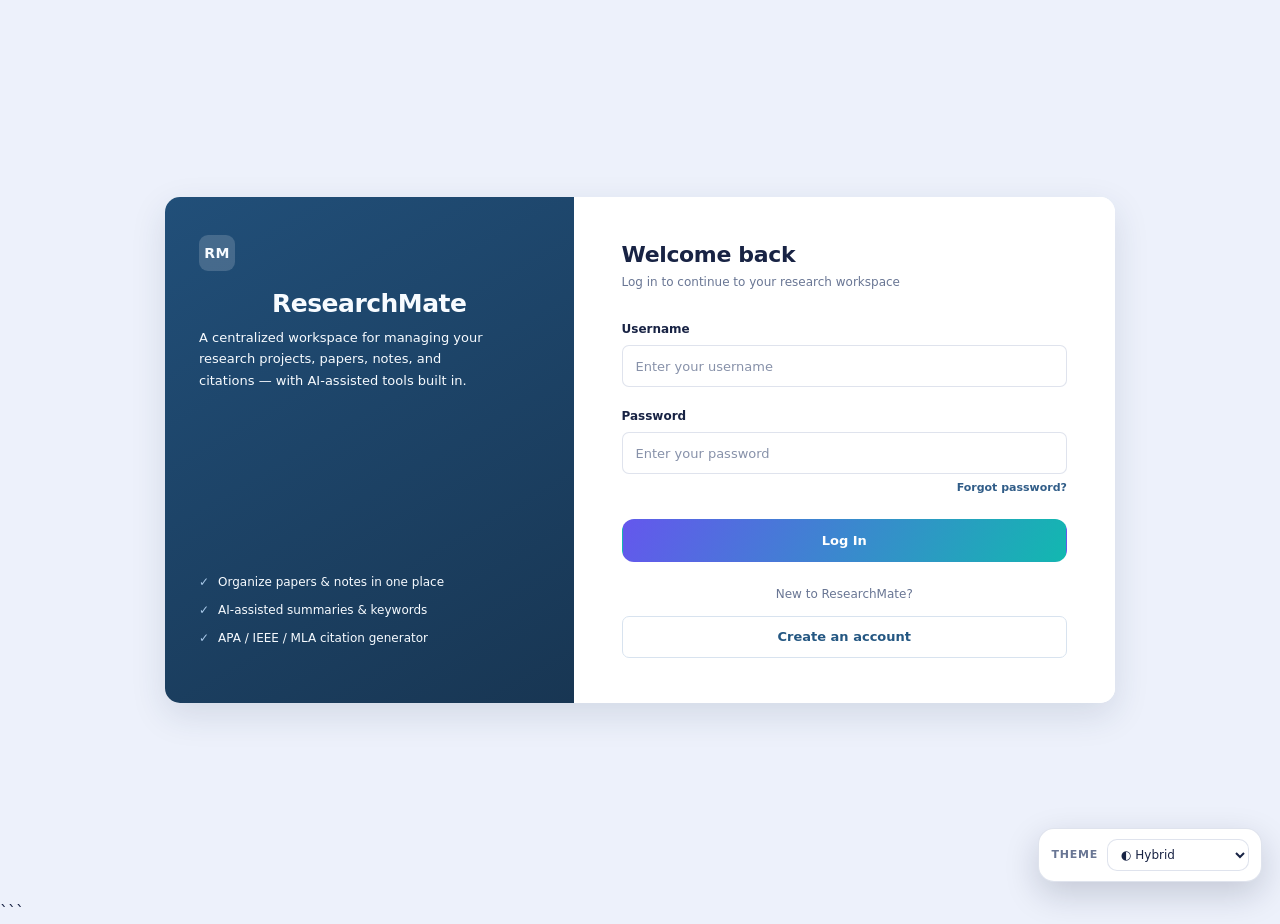
<file: frontend/papers.html>
<!DOCTYPE html>
<html lang="en">
<head>
    <meta charset="UTF-8">
    <meta name="viewport" content="width=device-width, initial-scale=1.0">
    <title>Paper Library | ResearchMate</title>

    <link
        href="https://cdn.jsdelivr.net/npm/bootstrap@5.3.3/dist/css/bootstrap.min.css"
        rel="stylesheet"
    >
    <link rel="stylesheet" href="style.css">
    <link rel="stylesheet" href="ui-feedback.css">
    <link rel="stylesheet" href="premium-polish.css">
</head>

<body class="dashboard-body">
<div class="dashboard-layout">

    <!-- Sidebar -->
    <aside class="sidebar">
        <a href="dashboard.html" class="sidebar-brand">
            <span class="brand-icon">R</span>
            <span>ResearchMate</span>
        </a>

        <p class="sidebar-label">WORKSPACE</p>

        <nav class="sidebar-nav">
            <a href="dashboard.html" class="nav-link">
                <span>▦</span> Dashboard
            </a>
            <a href="projects.html" class="nav-link">
                <span>▤</span> My Projects
            </a>
            <a href="papers.html" class="nav-link active">
                <span>▧</span> Paper Library
            </a>
            <a href="notes.html" class="nav-link">
                <span>▣</span> Research Notes
            </a>
            <a href="citations.html" class="nav-link">
                <span>≡</span> Citations
            </a>
            <a href="ai-tools.html" class="nav-link">
                <span>✧</span> AI Research Tools
            </a>
            <a href="research-studio.html" class="nav-link">
                <span>✦</span> Research Studio
            </a>
        </nav>

        <div class="sidebar-bottom">
            <p>Organize your ideas.</p>
            <small>Build better research with ResearchMate.</small>
        </div>
    </aside>

    <!-- Main content -->
    <main class="dashboard-main">

        <header class="dashboard-header">
            <div>
                <p class="eyebrow">YOUR KNOWLEDGE HUB</p>
                <h1>Paper Library</h1>
                <p class="dashboard-subtitle">
                    Find, organize, and manage your research papers.
                </p>
            </div>

            <button type="button" class="btn login-btn"
                id="openUploadModal">
                + Add Paper
            </button>
        </header>

        <!-- Statistics -->
        <section class="stats-grid paper-stats">
            <article class="stat-card">
                <div class="stat-icon blue">▤</div>
                <p>Total Papers</p>
                <h2 id="totalPapers">4</h2>
                <small>Papers in your library</small>
            </article>

            <article class="stat-card">
                <div class="stat-icon purple">★</div>
                <p>Bookmarked</p>
                <h2 id="bookmarkedPapers">2</h2>
                <small>Your saved favorites</small>
            </article>

            <article class="stat-card">
                <div class="stat-icon green">PDF</div>
                <p>PDF Attached</p>
                <h2 id="pdfPapers">2</h2>
                <small>Papers with a selected PDF</small>
            </article>
        </section>

        <!-- Search and filters -->
        <section class="paper-toolbar">
            <div class="paper-search">
                <span>⌕</span>
                <input type="search" id="paperSearch"
                    placeholder="Search title, author, or keyword..."
                    aria-label="Search papers">
            </div>

            <select id="yearFilter" aria-label="Filter by year">
                <option value="all">All Years</option>
            </select>

            <select id="bookmarkFilter" aria-label="Filter bookmarks">
                <option value="all">All Papers</option>
                <option value="bookmarked">Bookmarked Only</option>
            </select>
        </section>

        <div class="paper-results-header">
            <h2>Research Papers</h2>
            <span id="paperResultCount">4 papers</span>
        </div>

        <!-- Papers are inserted here by JavaScript -->
        <section class="papers-grid" id="papersGrid"></section>

        <p class="empty-papers" id="emptyPapers" hidden>
            No papers found. Try a different search or filter.
        </p>

        <!-- Add paper modal -->
        <div class="paper-modal" id="uploadModal" hidden>
            <section class="paper-modal-card"
                role="dialog" aria-modal="true"
                aria-labelledby="uploadModalTitle">

                <div class="section-heading">
                    <div>
                        <h2 id="uploadModalTitle">Add Research Paper</h2>
                        <p>Add paper details to your library.</p>
                    </div>
                    <button type="button" class="modal-close"
                        id="closeUploadModal" aria-label="Close">×</button>
                </div>

                <form id="paperForm">
                    <div class="mb-3">
                        <label class="form-label" for="paperTitle">
                            Paper Title *
                        </label>
                        <input class="form-control" id="paperTitle"
                            maxlength="250" required
                            placeholder="Enter the research paper title">
                    </div>

                    <div class="mb-3">
                        <label class="form-label" for="paperAuthors">
                            Author(s) *
                        </label>
                        <input class="form-control" id="paperAuthors"
                            maxlength="250" required
                            placeholder="e.g. Rahman, T. and Ahmed, S.">
                    </div>

                    <div class="paper-form-row">
                        <div class="mb-3">
                            <label class="form-label" for="paperYear">
                                Publication Year *
                            </label>
                            <input class="form-control" type="number"
                                id="paperYear" min="1900"
                                required placeholder="e.g. 2025">
                        </div>

                        <div class="mb-3">
                            <label class="form-label" for="paperJournal">
                                Journal / Conference
                            </label>
                            <input class="form-control" id="paperJournal"
                                maxlength="200"
                                placeholder="Publication name">
                        </div>
                    </div>

                    <div class="mb-3">
                        <label class="form-label" for="paperKeywords">
                            Keywords
                        </label>
                        <input class="form-control" id="paperKeywords"
                            placeholder="AI, machine learning, education">
                        <small class="form-help">
                            Separate keywords with commas.
                        </small>
                    </div>

                    <!-- Project Selection: Backend Integration -->
                    <div class="mb-3">
                        <label class="form-label" for="paperProject">
                            Link to Research Project *
                        </label>
                        <select class="form-control" id="paperProject" required>
                            <option value="">Loading projects...</option>
                        </select>
                    </div>

                    <div class="mb-4">
                        <label class="form-label" for="paperFile">
                            Research Paper PDF (optional)
                        </label>
                        <input class="form-control" type="file"
                            id="paperFile" accept=".pdf,application/pdf">
                        <small class="form-help">
                            PDF selection is currently for reference only.
                            The current backend does not support PDF uploads.
                        </small>
                    </div>

                    <div class="modal-actions">
                        <button type="button" class="btn cancel-btn"
                            id="cancelUpload">Cancel</button>
                        <button type="submit" class="btn login-btn">
                            Add Paper
                        </button>
                    </div>
                </form>
            </section>
        </div>

        <!-- Paper details modal -->
        <div class="paper-modal" id="paperDetailsModal" hidden>
            <section class="paper-modal-card"
                role="dialog" aria-modal="true"
                aria-labelledby="paperDetailsTitle">

                <div class="section-heading">
                    <div>
                        <p class="eyebrow">PAPER DETAILS</p>
                        <h2 id="paperDetailsTitle">Paper Title</h2>
                    </div>
                    <button type="button" class="modal-close"
                        id="closePaperDetails" aria-label="Close">×</button>
                </div>

                <div id="paperDetailsContent"></div>

                <div class="modal-actions">
                    <button type="button" class="btn cancel-btn"
                        id="closePaperDetailsButton">Close</button>
                </div>
            </section>
        </div>

        <footer class="dashboard-footer">
            ResearchMate · AI-assisted research, organized your way.
        </footer>

    </main>
</div>

<script src="papers.js"></script>
<script src="theme.js"></script>
<script src="ui-feedback.js"></script>
</body>
</html>
</file>
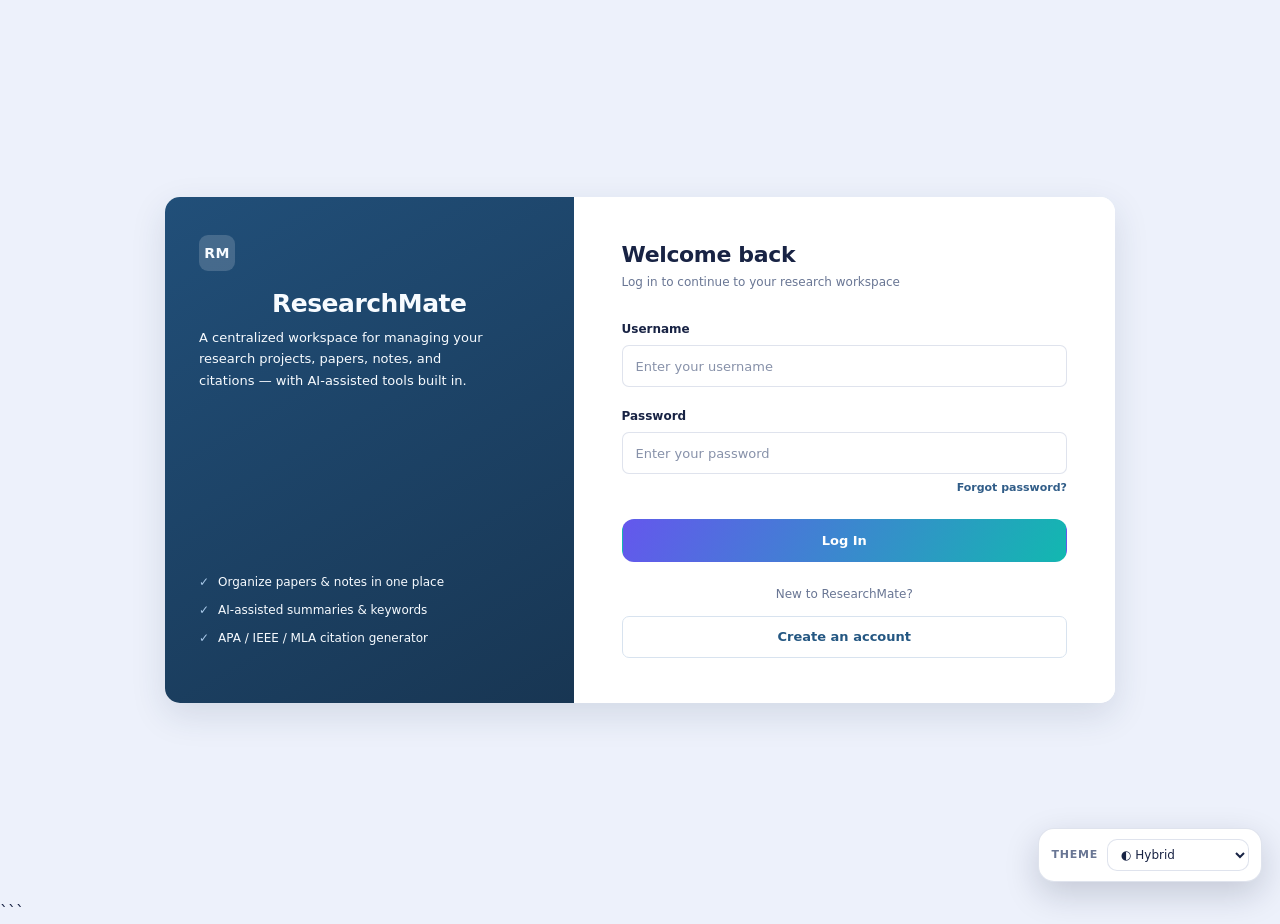
<file: frontend/profile.html>
<!DOCTYPE html>
<html lang="en">
<head>
  <meta charset="UTF-8">
  <meta name="viewport" content="width=device-width, initial-scale=1.0">

  <title>Profile & Settings | ResearchMate</title>

  <link rel="stylesheet" href="style.css">
  <link rel="stylesheet" href="ui-feedback.css">

  <link
    href="https://cdn.jsdelivr.net/npm/bootstrap@5.3.3/dist/css/bootstrap.min.css"
    rel="stylesheet"
  >

  <style>
    .profile-page { padding: 28px; }

    .profile-card {
      background: var(--card-bg, #fff);
      border: 1px solid #e5e7eb;
      border-radius: 14px;
      padding: 24px;
      margin-bottom: 22px;
    }

    .profile-avatar {
      width: 90px;
      height: 90px;
      border-radius: 50%;
      display: grid;
      place-items: center;
      background: #e0e7ff;
      color: #3730a3;
      font-size: 30px;
      font-weight: 700;
      flex-shrink: 0;
      overflow: hidden;
    }

    .profile-avatar img {
      width: 100%;
      height: 100%;
      object-fit: cover;
    }

    .profile-page .form-control,
    .profile-page .form-select {
      padding: 11px 12px;
      border-radius: 9px;
    }

    .profile-page .form-label { font-weight: 600; }

    .profile-muted {
      color: #64748b;
      font-size: 13px;
    }

    .setting-row {
      display: flex;
      justify-content: space-between;
      align-items: center;
      gap: 18px;
      padding: 16px 0;
      border-bottom: 1px solid #e5e7eb;
    }

    .setting-row:last-child { border-bottom: 0; }

    @media (max-width: 768px) {
      .profile-page { padding: 16px; }
      .profile-card { padding: 18px; }
      .setting-row { align-items: flex-start; }
    }
  </style>

  <link rel="stylesheet" href="theme-overrides.css">
  <link rel="stylesheet" href="premium-polish.css">
</head>

<body>

<main class="container-fluid profile-page">

  <header class="d-flex flex-wrap justify-content-between align-items-center gap-3 mb-4">
    <div>
      <p class="text-primary fw-semibold mb-1">RESEARCHMATE</p>
      <h2 class="fw-bold mb-1">Profile & Settings</h2>
      <p class="text-secondary mb-0">
        Manage your personal and academic information.
      </p>
    </div>

    <a href="dashboard.html" class="btn btn-outline-secondary">
      ← Dashboard
    </a>
  </header>

  <div class="row g-4">

    <div class="col-lg-4">

      <section class="profile-card text-center">

        <div class="profile-avatar mx-auto mb-3" id="avatarPreview">?</div>

        <h5 class="fw-bold mb-1" id="profileNamePreview">
          Loading profile...
        </h5>

        <p class="text-secondary mb-2" id="profileEmailPreview">
          Loading account information...
        </p>

        <span class="badge text-bg-light">Student</span>

        <hr>

        <p class="profile-muted mb-0">
          Your profile information helps organize your academic research workspace.
        </p>

      </section>

      <section class="profile-card">

        <h6 class="fw-bold mb-3">Account Overview</h6>

        <div class="setting-row">
          <div>
            <div class="fw-semibold">Account type</div>
            <div class="profile-muted">Current role</div>
          </div>

          <span class="badge text-bg-primary">Student</span>
        </div>

        <div class="setting-row">
          <div>
            <div class="fw-semibold">Profile status</div>
            <div class="profile-muted">Required fields</div>
          </div>

          <span id="profileStatus" class="badge text-bg-warning">
            Loading
          </span>
        </div>

      </section>

    </div>

    <div class="col-lg-8">

      <section class="profile-card">

        <h5 class="fw-bold mb-1">Personal Information</h5>

        <p class="text-secondary small mb-4">
          Update your basic profile details.
        </p>

        <form id="profileForm">

          <div class="row g-3">

            <div class="col-md-6">
              <label for="fullName" class="form-label">
                Full Name *
              </label>

              <input
                id="fullName"
                class="form-control"
                placeholder="Enter your full name"
                required
                maxlength="100"
              >
            </div>

            <div class="col-md-6">
              <label for="email" class="form-label">
                Email Address
              </label>

              <input
                id="email"
                type="email"
                class="form-control"
                placeholder="Email information unavailable"
                readonly
              >

              <div class="profile-muted mt-1">
                Email is managed through your account.
              </div>
            </div>

            <div class="col-md-6">
              <label for="university" class="form-label">
                University *
              </label>

              <input
                id="university"
                class="form-control"
                placeholder="Enter your university"
                required
                maxlength="150"
              >
            </div>

            <div class="col-md-6">
              <label for="department" class="form-label">
                Department *
              </label>

              <input
                id="department"
                class="form-control"
                placeholder="e.g. Computer Science"
                required
                maxlength="150"
              >
            </div>

            <div class="col-md-6">
              <label for="studentId" class="form-label">
                Student ID (optional)
              </label>

              <input
                id="studentId"
                class="form-control"
                placeholder="Enter your student ID"
                maxlength="50"
              >
            </div>

            <div class="col-md-6">
              <label for="studyLevel" class="form-label">
                Study Level
              </label>

              <select id="studyLevel" class="form-select">
                <option value="">Select study level</option>
                <option value="Undergraduate">Undergraduate</option>
                <option value="Graduate">Graduate</option>
                <option value="Postgraduate">Postgraduate</option>
                <option value="PhD">PhD</option>
                <option value="Other">Other</option>
              </select>
            </div>

            <div class="col-12">
              <label for="bio" class="form-label">
                About Me (optional)
              </label>

              <textarea
                id="bio"
                class="form-control"
                rows="3"
                maxlength="500"
                placeholder="Tell us about your research interests..."
              ></textarea>

              <div class="profile-muted mt-1">
                Maximum 500 characters.
              </div>
            </div>

          </div>

          <div class="profile-muted mt-3">
            Currently, Full Name, University and Department are connected
            to the Backend. Other profile fields will be integrated when
            their Backend support is available.
          </div>

          <div class="d-flex flex-wrap gap-2 mt-4">

            <button
              class="btn btn-primary"
              type="submit"
              id="saveProfileButton"
            >
              Save Changes
            </button>

            <button
              class="btn btn-outline-secondary"
              type="reset"
              id="resetProfileButton"
            >
              Reset Form
            </button>

          </div>

          <p
            id="profileMessage"
            class="small mt-3 mb-0"
            aria-live="polite"
          ></p>

        </form>

      </section>

      <section class="profile-card">

        <h5 class="fw-bold mb-1">Preferences</h5>

        <p class="text-secondary small mb-3">
          Customize your workspace preferences.
        </p>

        <div class="setting-row">

          <div>
            <div class="fw-semibold">Email notifications</div>

            <div class="profile-muted">
              Receive updates about your research workspace.
            </div>
          </div>

          <div class="form-check form-switch">
            <input
              class="form-check-input"
              type="checkbox"
              id="emailNotifications"
              checked
            >
          </div>

        </div>

        <div class="setting-row">

          <div>
            <div class="fw-semibold">Research tips</div>

            <div class="profile-muted">
              Show helpful research tips in your workspace.
            </div>
          </div>

          <div class="form-check form-switch">
            <input
              class="form-check-input"
              type="checkbox"
              id="researchTips"
              checked
            >
          </div>

        </div>

        <button
          id="savePreferences"
          class="btn btn-outline-primary mt-3"
          type="button"
        >
          Save Preferences
        </button>

        <p
          id="preferencesMessage"
          class="small mt-3 mb-0"
          aria-live="polite"
        ></p>

      </section>

    </div>

  </div>

</main>

<script src="theme.js"></script>
<script src="ui-feedback.js"></script>
<script src="profile.js"></script>

</body>
</html>
</file>
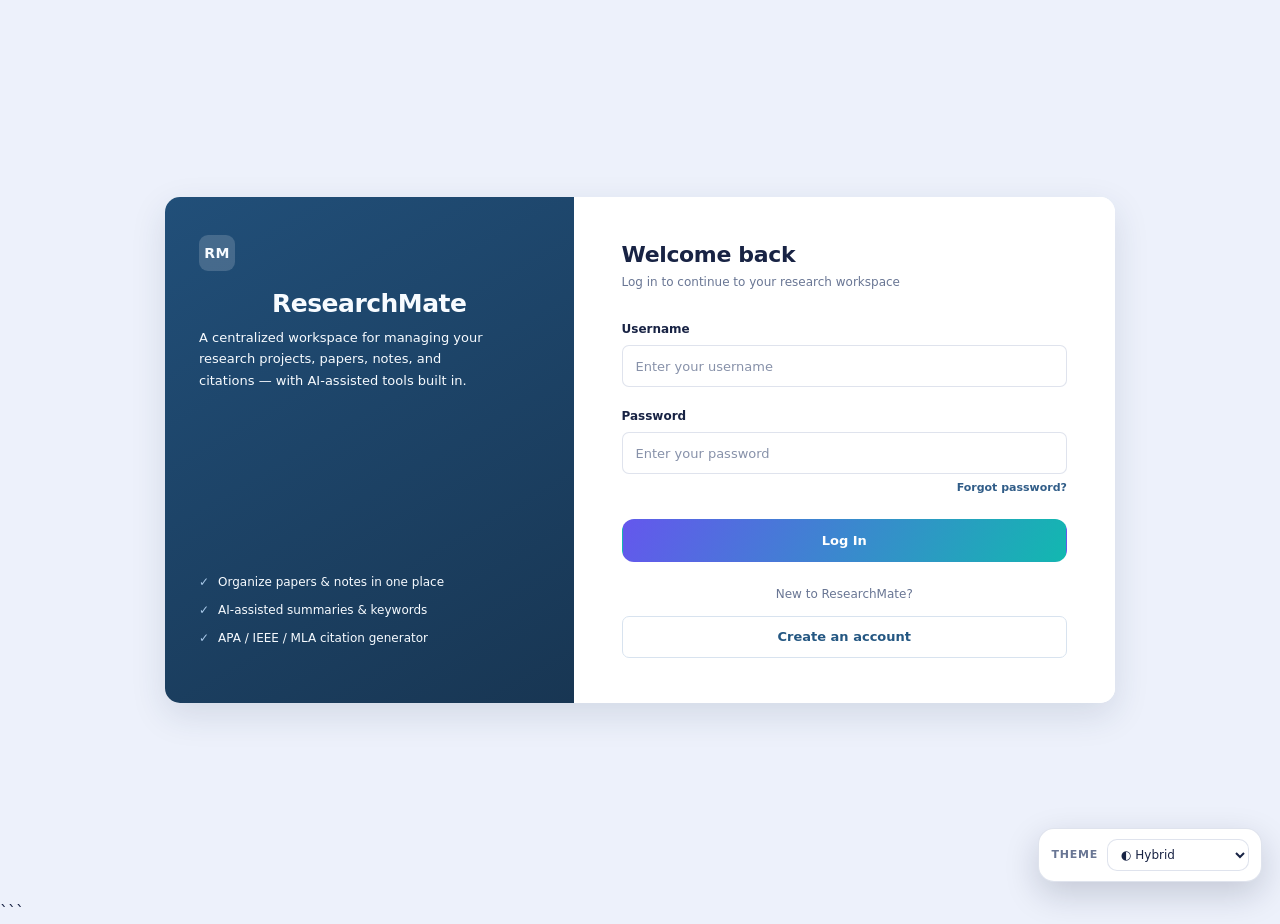
<file: frontend/projects.html>
<!DOCTYPE html>
<html lang="en">
<head>
    <meta charset="UTF-8">
    <meta name="viewport" content="width=device-width, initial-scale=1.0">

    <title>My Projects | ResearchMate</title>

    <link
        href="https://cdn.jsdelivr.net/npm/bootstrap@5.3.3/dist/css/bootstrap.min.css"
        rel="stylesheet"
    >
    <link rel="stylesheet" href="style.css">
  <link rel="stylesheet" href="ui-feedback.css">
    <link rel="stylesheet" href="premium-polish.css">
</head>

<body class="dashboard-body">

    <div class="dashboard-layout">

        <!-- Sidebar -->
        <aside class="sidebar">
            <a href="dashboard.html" class="sidebar-brand">
                <span class="brand-icon">R</span>
                <span>ResearchMate</span>
            </a>

            <p class="sidebar-label">WORKSPACE</p>

            <nav class="sidebar-nav">
                <a href="dashboard.html" class="nav-link">
                    <span>▦</span> Dashboard
                </a>

                <a href="projects.html" class="nav-link active">
                    <span>▤</span> My Projects
                </a>

                <a href="papers.html" class="nav-link">
                    <span>▧</span> Paper Library
                </a>

                <a href="notes.html" class="nav-link">
                    <span>▣</span> Research Notes
                </a>

                <a href="citations.html" class="nav-link">
                    <span>≡</span> Citations
                </a>

                <a href="ai-tools.html" class="nav-link">
                    <span>✧</span> AI Research Tools
                </a>
                            <a href="research-studio.html" class="nav-link"><span>✦</span> Research Studio</a>
            </nav>

            <div class="sidebar-bottom">
                <p>Organize your ideas.</p>
                <small>Build better research with ResearchMate.</small>
            </div>
        </aside>

        <!-- Main Content -->
        <main class="dashboard-main">

            <header class="dashboard-header">
                <div>
                    <p class="eyebrow">YOUR WORKSPACE</p>
                    <h1>My Projects</h1>
                    <p class="dashboard-subtitle">
                        Manage your research projects in one place.
                    </p>
                </div>

                <button
                    type="button"
                    class="btn login-btn create-project-btn"
                    id="openProjectForm"
                >
                    + New Project
                </button>
            </header>

            <!-- Project Statistics -->
            <section class="stats-grid project-stats">

                <article class="stat-card">
                    <div class="stat-icon blue">▦</div>
                    <p>Total Projects</p>
                    <h2 id="totalProjects">3</h2>
                    <small>All your research projects</small>
                </article>

                <article class="stat-card">
                    <div class="stat-icon green">↗</div>
                    <p>In Progress</p>
                    <h2 id="activeProjects">2</h2>
                    <small>Projects currently active</small>
                </article>

                <article class="stat-card">
                    <div class="stat-icon purple">✓</div>
                    <p>Completed</p>
                    <h2 id="completedProjects">1</h2>
                    <small>Finished research projects</small>
                </article>

            </section>

            <!-- Search and Filter -->
            <section class="project-toolbar">
                <div class="project-search">
                    <span>⌕</span>
                    <input
                        type="search"
                        id="projectSearch"
                        placeholder="Search projects by title or field..."
                        aria-label="Search projects"
                    >
                </div>

                <select id="statusFilter" aria-label="Filter by status">
                    <option value="all">All Statuses</option>
                    <option value="In Progress">In Progress</option>
                    <option value="Planning">Planning</option>
                    <option value="Completed">Completed</option>
                </select>
            </section>

            <!-- Project Cards -->
            <section class="projects-grid" id="projectsGrid">

                <article class="project-card"
                    data-title="AI in Education"
                    data-field="Artificial Intelligence"
                    data-status="In Progress"
                    data-progress="70">

                    <div class="project-card-top">
                        <div class="project-mark blue">AI</div>
                        <span class="status-badge status-progress">
                            In Progress
                        </span>
                    </div>

                    <p class="project-field">Artificial Intelligence</p>
                    <h2>AI in Education</h2>

                    <p class="project-description">
                        Exploring how artificial intelligence can improve
                        learning experiences and student support.
                    </p>

                    <div class="project-meta">
                        <span>Research progress</span>
                        <strong>70%</strong>
                    </div>

                    <div class="progress-track">
                        <div class="progress-fill" style="width: 70%"></div>
                    </div>

                    <div class="project-card-footer">
                        <span>Research project</span>
                        <button type="button" class="project-view-btn"
                            data-action="view">View details →</button>
                    </div>
                </article>

                <article class="project-card"
                    data-title="Machine Learning Research"
                    data-field="Machine Learning"
                    data-status="In Progress"
                    data-progress="45">

                    <div class="project-card-top">
                        <div class="project-mark purple">ML</div>
                        <span class="status-badge status-progress">
                            In Progress
                        </span>
                    </div>

                    <p class="project-field">Machine Learning</p>
                    <h2>Machine Learning Research</h2>

                    <p class="project-description">
                        Studying machine learning approaches and their
                        applications in real-world problems.
                    </p>

                    <div class="project-meta">
                        <span>Research progress</span>
                        <strong>45%</strong>
                    </div>

                    <div class="progress-track">
                        <div class="progress-fill purple-fill"
                            style="width: 45%"></div>
                    </div>

                    <div class="project-card-footer">
                        <span>Research project</span>
                        <button type="button" class="project-view-btn"
                            data-action="view">View details →</button>
                    </div>
                </article>

                <article class="project-card"
                    data-title="Literature Review"
                    data-field="Research Methodology"
                    data-status="Completed"
                    data-progress="100">

                    <div class="project-card-top">
                        <div class="project-mark green">LR</div>
                        <span class="status-badge status-completed">
                            Completed
                        </span>
                    </div>

                    <p class="project-field">Research Methodology</p>
                    <h2>Literature Review</h2>

                    <p class="project-description">
                        Reviewing academic literature and organizing
                        findings from relevant research papers.
                    </p>

                    <div class="project-meta">
                        <span>Research progress</span>
                        <strong>100%</strong>
                    </div>

                    <div class="progress-track">
                        <div class="progress-fill green-fill"
                            style="width: 100%"></div>
                    </div>

                    <div class="project-card-footer">
                        <span>Research project</span>
                        <button type="button" class="project-view-btn"
                            data-action="view">View details →</button>
                    </div>
                </article>

            </section>

            <p class="empty-projects" id="emptyProjects" hidden>
                No projects match your search. Try another keyword or status.
            </p>

            <!-- Create Project Modal -->
            <div class="project-modal" id="projectModal" hidden>
                <section class="project-modal-card"
                    role="dialog"
                    aria-modal="true"
                    aria-labelledby="modalTitle">

                    <div class="section-heading">
                        <div>
                            <h2 id="modalTitle">Create New Project</h2>
                            <p>Enter your research project information.</p>
                        </div>

                        <button
                            type="button"
                            class="modal-close"
                            id="closeProjectForm"
                            aria-label="Close form"
                        >×</button>
                    </div>

                    <form id="projectForm">

                        <div class="mb-3">
                            <label for="projectTitle" class="form-label">
                                Project Title
                            </label>
                            <input
                                type="text"
                                id="projectTitle"
                                class="form-control"
                                placeholder="Enter project title"
                                maxlength="150"
                                required
                            >
                        </div>

                        <div class="mb-3">
                            <label for="projectField" class="form-label">
                                Research Field
                            </label>
                            <input
                                type="text"
                                id="projectField"
                                class="form-control"
                                placeholder="e.g. Artificial Intelligence"
                                maxlength="100"
                                required
                            >
                        </div>

                        <div class="mb-3">
                            <label for="projectAbstract" class="form-label">
                                Abstract
                            </label>
                            <textarea
                                id="projectAbstract"
                                class="form-control"
                                rows="3"
                                maxlength="2000"
                                placeholder="Briefly describe your research"
                            ></textarea>
                        </div>

                        <div class="mb-3">
                            <label for="projectObjectives" class="form-label">
                                Research Objectives
                            </label>
                            <textarea
                                id="projectObjectives"
                                class="form-control"
                                rows="2"
                                maxlength="2000"
                                placeholder="What do you want to achieve?"
                            ></textarea>
                        </div>

                        <div class="mb-3">
                            <label for="projectKeywords" class="form-label">
                                Keywords
                            </label>
                            <input
                                type="text"
                                id="projectKeywords"
                                class="form-control"
                                placeholder="AI, education, machine learning"
                            >
                            <small class="form-help">
                                Separate keywords with commas.
                            </small>
                        </div>

                        <div class="mb-4">
                            <label for="projectStatus" class="form-label">
                                Initial Status
                            </label>
                            <select id="projectStatus" class="form-select">
                                <option value="Planning">Planning</option>
                                <option value="In Progress">In Progress</option>
                                <option value="Completed">Completed</option>
                            </select>
                        </div>

                        <div class="modal-actions">
                            <button
                                type="button"
                                class="btn cancel-btn"
                                id="cancelProjectForm"
                            >Cancel</button>

                            <button type="submit"
                                class="btn login-btn">
                                Create Project
                            </button>
                        </div>

                    </form>
                </section>
            </div>

            <!-- Project Details Modal -->
            <div class="project-modal" id="detailsModal" hidden>
                <section class="project-modal-card"
                    role="dialog"
                    aria-modal="true"
                    aria-labelledby="detailsTitle">

                    <div class="section-heading">
                        <div>
                            <p class="eyebrow">PROJECT OVERVIEW</p>
                            <h2 id="detailsTitle">Project Details</h2>
                        </div>

                        <button
                            type="button"
                            class="modal-close"
                            id="closeDetails"
                            aria-label="Close details"
                        >×</button>
                    </div>

                    <p class="project-field" id="detailsField"></p>
                    <p id="detailsAbstract" class="details-text"></p>

                    <div class="project-meta">
                        <span>Status</span>
                        <strong id="detailsStatus"></strong>
                    </div>

                    <div class="project-meta mt-3">
                        <span>Research progress</span>
                        <strong id="detailsProgress"></strong>
                    </div>

                    <div class="progress-track mt-2">
                        <div class="progress-fill" id="detailsProgressBar"
                            style="width: 0%"></div>
                    </div>

                    <div class="details-section">
                        <h3>Research Objectives</h3>
                        <p id="detailsObjectives">Not provided yet.</p>
                    </div>

                    <div class="details-section">
                        <h3>Keywords</h3>
                        <p id="detailsKeywords">Not provided yet.</p>
                    </div>

                    <div class="modal-actions">
                        <button type="button" class="btn cancel-btn"
                            id="closeDetailsButton">Close</button>
                    </div>

                </section>
            </div>

            <footer class="dashboard-footer">
                ResearchMate · AI-assisted research, organized your way.
            </footer>

        </main>
    </div>

    <script src="projects.js"></script>
    <script src="theme.js"></script>
    <script src="ui-feedback.js"></script>
</body>
</html>
</file>
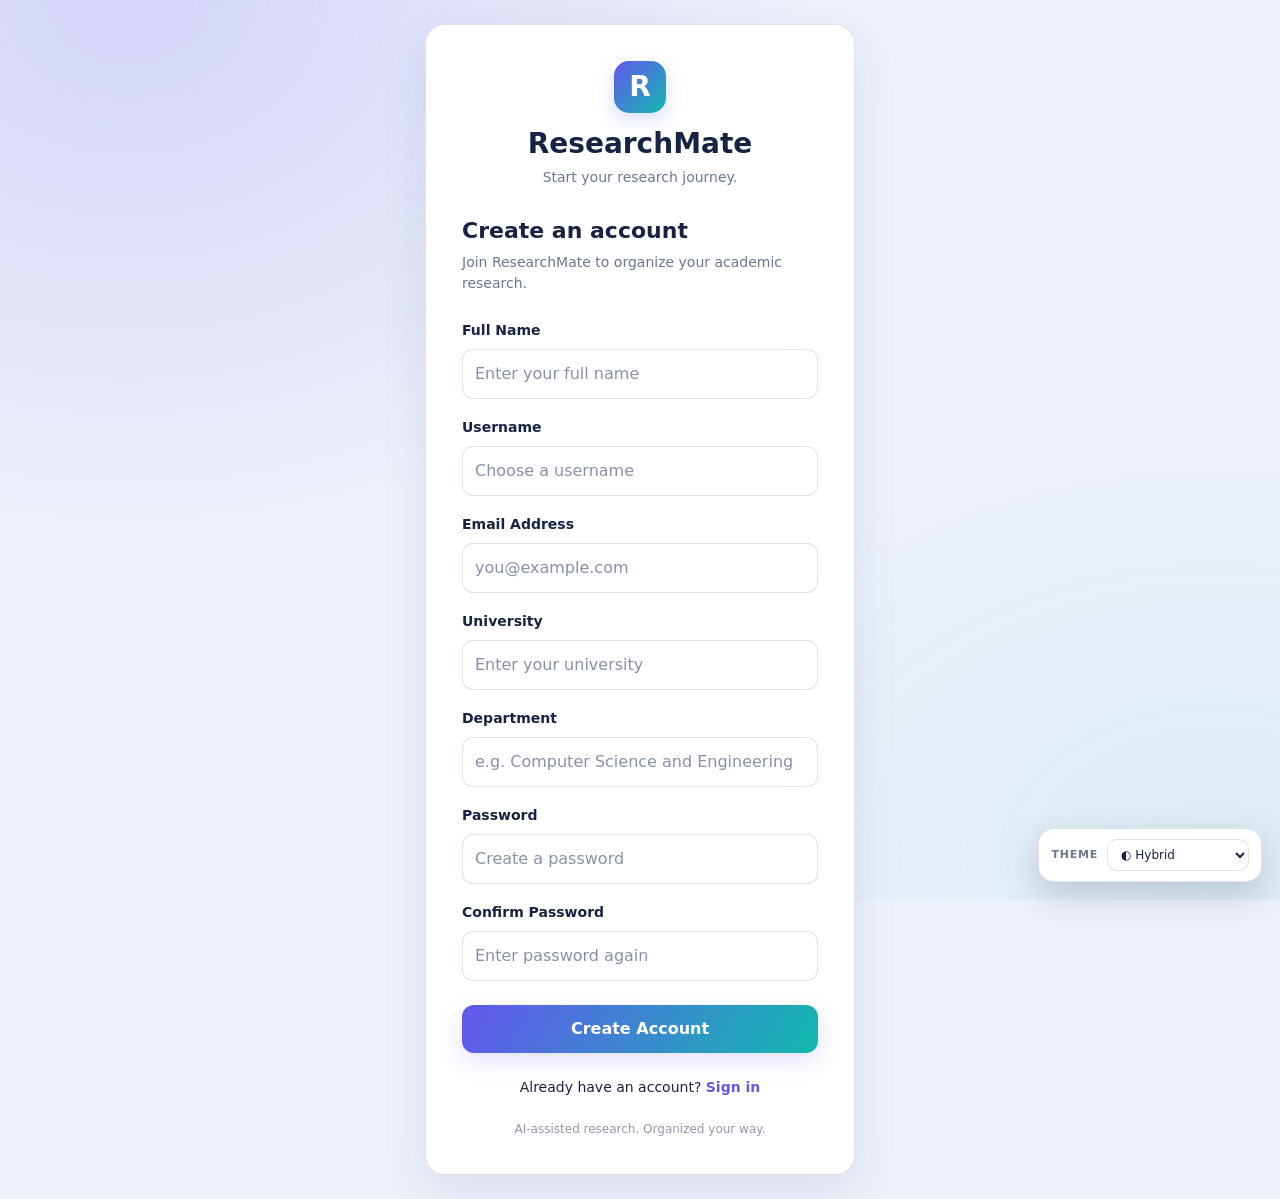
<file: frontend/register.html>
<!DOCTYPE html>
<html lang="en">
<head>
    <meta charset="UTF-8">
    <meta name="viewport" content="width=device-width, initial-scale=1.0">

    <title>Create Account | ResearchMate</title>

    <link
        href="https://cdn.jsdelivr.net/npm/bootstrap@5.3.3/dist/css/bootstrap.min.css"
        rel="stylesheet"
    >

    <link rel="stylesheet" href="style.css">
  <link rel="stylesheet" href="ui-feedback.css">
    <link rel="stylesheet" href="premium-polish.css">
</head>
<body>

    <main class="login-page">
        <section class="login-card">

            <div class="brand-icon">R</div>

            <h1>ResearchMate</h1>
            <p class="subtitle">Start your research journey.</p>

            <h2>Create an account</h2>
            <p class="description">
                Join ResearchMate to organize your academic research.
            </p>

            <form id="registerForm">

                <div class="mb-3">
                    <label for="name" class="form-label">
                        Full Name
                    </label>
                    <input
                        type="text"
                        class="form-control"
                        id="name"
                        placeholder="Enter your full name"
                        required
                    >
                </div>

                <div class="mb-3">
                    <label for="username" class="form-label">
                        Username
                    </label>
                    <input
                        type="text"
                        class="form-control"
                        id="username"
                        name="username"
                        placeholder="Choose a username"
                        maxlength="150"
                        autocomplete="username"
                        required
                    >
                </div>

                <div class="mb-3">
                    <label for="registerEmail" class="form-label">
                        Email Address
                    </label>
                    <input
                        type="email"
                        class="form-control"
                        id="registerEmail"
                        placeholder="you@example.com"
                        required
                    >
                </div>

                <div class="mb-3">
                    <label for="university" class="form-label">
                        University
                    </label>
                    <input
                        type="text"
                        class="form-control"
                        id="university"
                        placeholder="Enter your university"
                        required
                    >
                </div>

                <div class="mb-3">
                    <label for="department" class="form-label">
                        Department
                    </label>
                    <input
                        type="text"
                        class="form-control"
                        id="department"
                        placeholder="e.g. Computer Science and Engineering"
                        required
                    >
                </div>

                <div class="mb-3">
                    <label for="registerPassword" class="form-label">
                        Password
                    </label>
                    <input
                        type="password"
                        class="form-control"
                        id="registerPassword"
                        placeholder="Create a password"
                        minlength="8"
                        required
                    >
                </div>

                <div class="mb-3">
                    <label for="confirmPassword" class="form-label">
                        Confirm Password
                    </label>
                    <input
                        type="password"
                        class="form-control"
                        id="confirmPassword"
                        placeholder="Enter password again"
                        minlength="8"
                        required
                    >
                </div>

                <button type="submit" class="btn login-btn w-100">
                    Create Account
                </button>

            </form>

            <p class="register-text">
                Already have an account?
                <a href="index.html">Sign in</a>
            </p>

            <p class="footer-text">
                AI-assisted research. Organized your way.
            </p>

        </section>
    </main>

    <script src="script.js"></script>
    <script src="theme.js"></script>
    <script src="ui-feedback.js"></script>
</body>
</html>
</file>
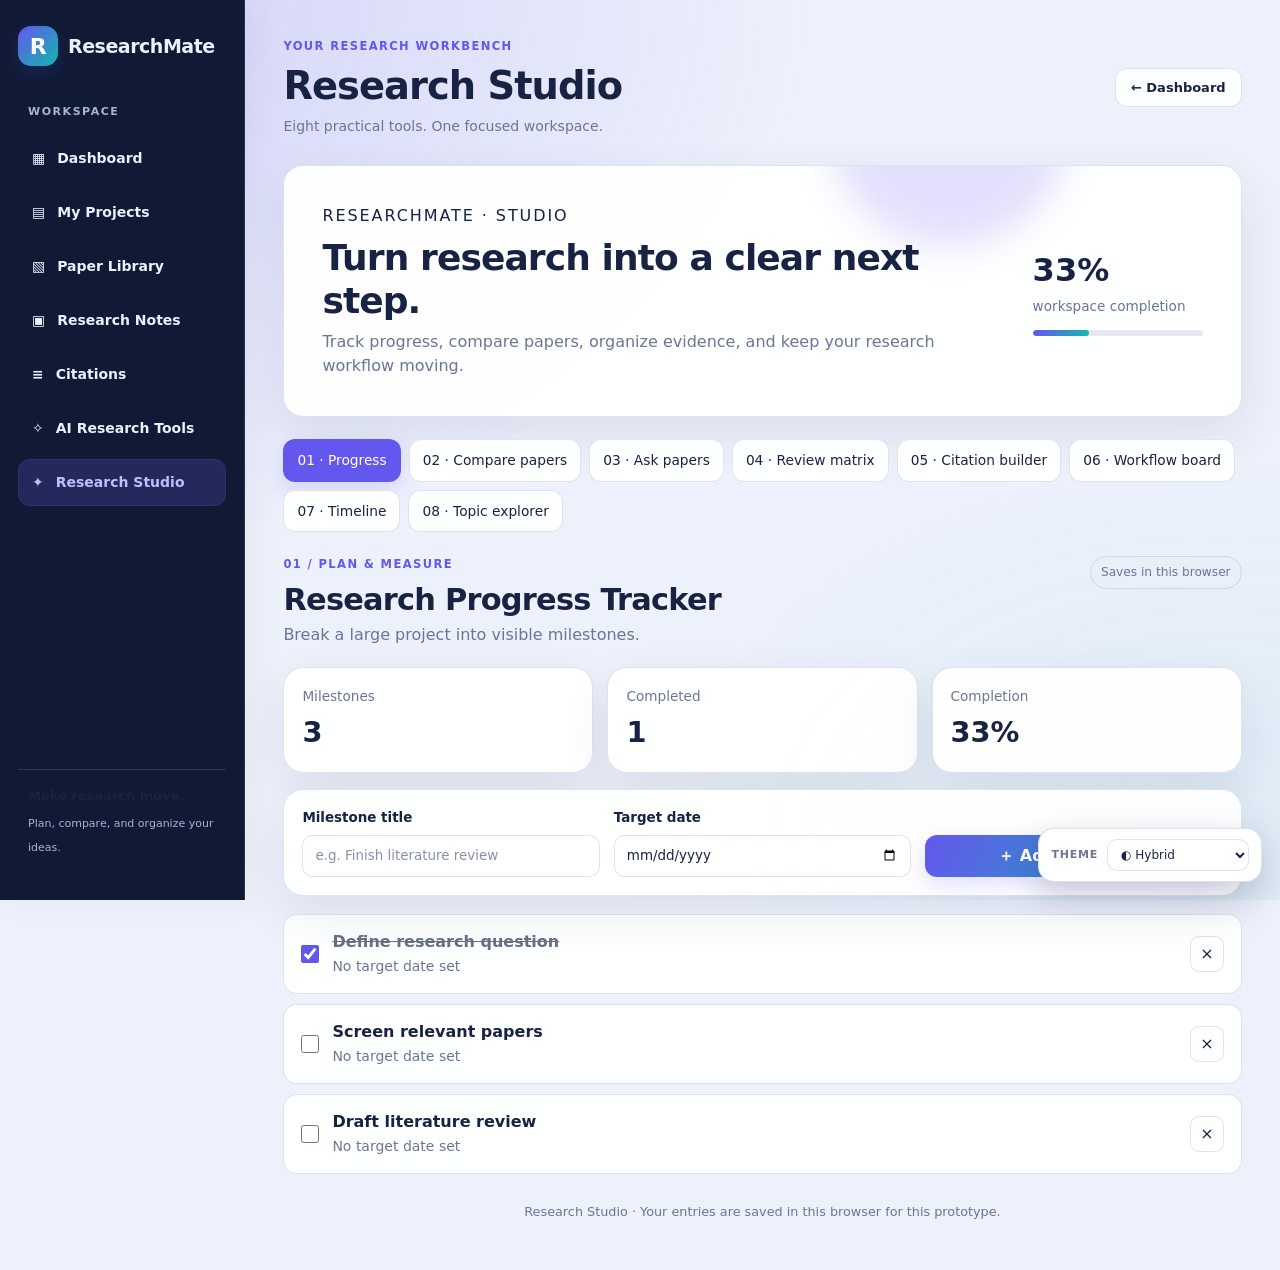
<file: frontend/research-studio.html>
<!DOCTYPE html>
<html lang="en">
<head>
<meta charset="UTF-8"><meta name="viewport" content="width=device-width, initial-scale=1.0">
<title>Research Studio | ResearchMate</title>
<link href="https://cdn.jsdelivr.net/npm/bootstrap@5.3.3/dist/css/bootstrap.min.css" rel="stylesheet">
<link rel="stylesheet" href="style.css"><link rel="stylesheet" href="ui-feedback.css"><link rel="stylesheet" href="premium-polish.css"><link rel="stylesheet" href="research-studio.css">
</head>
<body class="dashboard-body">
<div class="dashboard-layout">
<aside class="sidebar"><a href="dashboard.html" class="sidebar-brand"><span class="brand-icon">R</span><span>ResearchMate</span></a><p class="sidebar-label">WORKSPACE</p><nav class="sidebar-nav">
<a href="dashboard.html" class="nav-link"><span>▦</span> Dashboard</a><a href="projects.html" class="nav-link"><span>▤</span> My Projects</a><a href="papers.html" class="nav-link"><span>▧</span> Paper Library</a><a href="notes.html" class="nav-link"><span>▣</span> Research Notes</a><a href="citations.html" class="nav-link"><span>≡</span> Citations</a><a href="ai-tools.html" class="nav-link"><span>✧</span> AI Research Tools</a><a href="research-studio.html" class="nav-link active"><span>✦</span> Research Studio</a>
</nav><div class="sidebar-bottom"><p>Make research move.</p><small>Plan, compare, and organize your ideas.</small></div></aside>
<main class="dashboard-main rm-studio-main">
<header class="dashboard-header rm-studio-header"><div><p class="eyebrow">YOUR RESEARCH WORKBENCH</p><h1>Research Studio</h1><p class="dashboard-subtitle">Eight practical tools. One focused workspace.</p></div><a href="dashboard.html" class="logout-link">← Dashboard</a></header>
<section class="rm-studio-hero content-card"><div><span class="rm-studio-kicker">RESEARCHMATE · STUDIO</span><h2>Turn research into a clear next step.</h2><p>Track progress, compare papers, organize evidence, and keep your research workflow moving.</p></div><div class="rm-studio-hero-stat"><strong id="studioCompletion">0%</strong><span>workspace completion</span><div class="progress-track"><div id="studioProgressBar" class="progress-fill" style="width:0%"></div></div></div></section>
<nav class="rm-feature-nav" aria-label="Research tools">
<button class="rm-feature-tab active" data-panel="progress">01 · Progress</button><button class="rm-feature-tab" data-panel="compare">02 · Compare papers</button><button class="rm-feature-tab" data-panel="chat">03 · Ask papers</button><button class="rm-feature-tab" data-panel="matrix">04 · Review matrix</button><button class="rm-feature-tab" data-panel="citation">05 · Citation builder</button><button class="rm-feature-tab" data-panel="workflow">06 · Workflow board</button><button class="rm-feature-tab" data-panel="timeline">07 · Timeline</button><button class="rm-feature-tab" data-panel="topics">08 · Topic explorer</button>
</nav>
<section class="rm-feature-panel active" id="panel-progress"><div class="rm-section-head"><div><p class="eyebrow">01 / PLAN & MEASURE</p><h2>Research Progress Tracker</h2><p>Break a large project into visible milestones.</p></div><span class="rm-chip">Saves in this browser</span></div><div class="rm-kpi-grid"><article class="content-card rm-kpi"><span>Milestones</span><strong id="milestoneCount">0</strong></article><article class="content-card rm-kpi"><span>Completed</span><strong id="milestoneDone">0</strong></article><article class="content-card rm-kpi"><span>Completion</span><strong id="milestonePercent">0%</strong></article></div><form id="milestoneForm" class="content-card rm-inline-form"><label>Milestone title<input id="milestoneTitle" required placeholder="e.g. Finish literature review"></label><label>Target date<input id="milestoneDate" type="date"></label><button class="btn btn-primary" type="submit">＋ Add milestone</button></form><div id="milestoneList" class="rm-item-list"></div></section>
<section class="rm-feature-panel" id="panel-compare"><div class="rm-section-head"><div><p class="eyebrow">02 / EVALUATE EVIDENCE</p><h2>Paper Comparison Studio</h2><p>Compare research papers side by side using the fields you care about.</p></div><span class="rm-chip">Editable sample data</span></div><div class="content-card rm-table-wrap"><div class="rm-table-toolbar"><strong>Comparison table</strong><button id="addCompareRow" class="btn btn-outline-primary">＋ Add paper</button></div><div class="table-responsive"><table class="table rm-table"><thead><tr><th>Paper / study</th><th>Method</th><th>Dataset / sample</th><th>Key finding</th><th>Limitation</th><th></th></tr></thead><tbody id="compareBody"></tbody></table></div></div><p class="rm-note">Start with sample rows or replace them with information from your selected papers.</p></section>
<section class="rm-feature-panel" id="panel-chat"><div class="rm-section-head"><div><p class="eyebrow">03 / EXPLORE YOUR SOURCES</p><h2>Ask Your Papers</h2><p>A conversation-style interface for questions about your research library.</p></div><span class="rm-chip rm-chip-warn">AI connection placeholder</span></div><div class="content-card rm-chat-card"><div class="rm-chat-banner"><span class="rm-chat-orb">✧</span><div><strong>Research assistant</strong><p>Frontend prototype · answers are illustrative, not paper-grounded.</p></div></div><div id="chatMessages" class="rm-chat-messages"><div class="rm-chat-bubble assistant">Hi! Ask a research question or try a prompt below. I’ll demonstrate the interface; real paper-grounded answers will be connected to the AI service later.</div></div><div class="rm-prompt-row"><button class="rm-prompt" data-prompt="What themes should I compare across my papers?">Compare themes</button><button class="rm-prompt" data-prompt="Help me identify limitations to record in my literature matrix.">Find limitations</button><button class="rm-prompt" data-prompt="Suggest questions for my literature review.">Review questions</button></div><form id="chatForm" class="rm-chat-form"><input id="chatInput" required placeholder="Ask about your research…" aria-label="Ask your research question"><button class="btn btn-primary" type="submit">Send ↗</button></form></div></section>
<section class="rm-feature-panel" id="panel-matrix"><div class="rm-section-head"><div><p class="eyebrow">04 / SYNTHESIZE LITERATURE</p><h2>Literature Review Matrix</h2><p>Keep study objectives, methods, findings, and gaps in one structured view.</p></div><span class="rm-chip">Editable matrix</span></div><form id="matrixForm" class="content-card rm-matrix-form"><label>Study / author<input id="matrixStudy" required placeholder="Author, year"></label><label>Objective<input id="matrixObjective" required placeholder="What did it investigate?"></label><label>Method<input id="matrixMethod" placeholder="Method / sample"></label><label>Key finding<input id="matrixFinding" placeholder="Main finding"></label><label>Gap / limitation<input id="matrixGap" placeholder="What remains unclear?"></label><button class="btn btn-primary" type="submit">＋ Add study</button></form><div class="content-card rm-table-wrap"><div class="rm-table-toolbar"><strong>Evidence matrix</strong><input id="matrixSearch" class="rm-search" placeholder="Filter studies…" aria-label="Filter studies"><button id="exportMatrix" class="btn btn-outline-primary">Export CSV</button></div><div class="table-responsive"><table class="table rm-table"><thead><tr><th>Study</th><th>Objective</th><th>Method</th><th>Key finding</th><th>Gap / limitation</th><th></th></tr></thead><tbody id="matrixBody"></tbody></table></div></div></section>
<section class="rm-feature-panel" id="panel-citation"><div class="rm-section-head"><div><p class="eyebrow">05 / CITE CONSISTENTLY</p><h2>Smart Citation Builder</h2><p>Generate a formatted citation from source metadata and copy it into your work.</p></div><span class="rm-chip">APA · IEEE · MLA</span></div><form id="citationForm" class="content-card rm-citation-grid"><label>Source type<select id="citeType"><option value="journal">Journal article</option><option value="book">Book</option><option value="website">Website</option><option value="conference">Conference paper</option></select></label><label>Author(s)<input id="citeAuthors" required placeholder="Rahman, T. U."></label><label>Year<input id="citeYear" required inputmode="numeric" placeholder="2025"></label><label>Title<input id="citeTitle" required placeholder="Title of the research paper"></label><label>Journal / publisher<input id="citePublisher" placeholder="Journal or publisher name"></label><label>Volume, issue, pages / DOI<input id="citeDetails" placeholder="12(3), 20–31 or DOI"></label><label>Citation style<select id="citeStyle"><option value="APA">APA 7th</option><option value="IEEE">IEEE</option><option value="MLA">MLA 9th</option></select></label><button class="btn btn-primary" type="submit">Generate citation</button></form><div class="content-card rm-citation-output"><div class="rm-table-toolbar"><strong>Formatted result</strong><button id="copyCitation" class="btn btn-outline-primary" type="button">Copy citation</button></div><p id="citationResult" class="rm-citation-result">Complete the source details and choose Generate citation.</p><p class="rm-note">Please verify generated references against the publisher’s metadata before submitting academic work.</p></div></section>
<section class="rm-feature-panel" id="panel-workflow"><div class="rm-section-head"><div><p class="eyebrow">06 / KEEP MOMENTUM</p><h2>Research Workflow Board</h2><p>Capture tasks, set priorities, and move work through your research pipeline.</p></div><span class="rm-chip">Interactive board</span></div><form id="taskForm" class="content-card rm-task-form"><label>Task title<input id="taskTitle" required placeholder="e.g. Screen 10 abstracts"></label><label>Priority<select id="taskPriority"><option>Medium</option><option>High</option><option>Low</option></select></label><label>Due date<input id="taskDue" type="date"></label><button class="btn btn-primary" type="submit">＋ Add task</button></form><div class="rm-board" id="workflowBoard"><div class="rm-board-column" data-status="To do"><div class="rm-board-title"><strong>To do</strong><span id="countTodo">0</span></div><div class="rm-board-cards" id="tasksTodo"></div></div><div class="rm-board-column" data-status="In progress"><div class="rm-board-title"><strong>In progress</strong><span id="countProgress">0</span></div><div class="rm-board-cards" id="tasksProgress"></div></div><div class="rm-board-column" data-status="Done"><div class="rm-board-title"><strong>Done</strong><span id="countDone">0</span></div><div class="rm-board-cards" id="tasksDone"></div></div></div></section>
<section class="rm-feature-panel" id="panel-timeline"><div class="rm-section-head"><div><p class="eyebrow">07 / PLAN AHEAD</p><h2>Research Timeline & Reminders</h2><p>Keep deadlines and research events visible in one timeline.</p></div><span class="rm-chip">In-app reminders</span></div><form id="eventForm" class="content-card rm-inline-form"><label>Event / deadline<input id="eventTitle" required placeholder="e.g. Submit proposal draft"></label><label>Date<input id="eventDate" type="date" required></label><label>Type<select id="eventType"><option>Deadline</option><option>Meeting</option><option>Milestone</option><option>Reading</option></select></label><button class="btn btn-primary" type="submit">＋ Add event</button></form><div id="timelineList" class="rm-timeline"></div><p class="rm-note">These are in-app timeline reminders; notifications while the site is closed need a separate notification/service setup.</p></section>
<section class="rm-feature-panel" id="panel-topics"><div class="rm-section-head"><div><p class="eyebrow">08 / MAP THE FIELD</p><h2>Topic Explorer & Research Gap Finder</h2><p>Map related topics and record questions worth investigating.</p></div><span class="rm-chip rm-chip-warn">Idea support, not AI analysis</span></div><form id="topicForm" class="content-card rm-topic-form"><label>Topic / concept<input id="topicName" required placeholder="e.g. Explainable AI in education"></label><label>Connect to<select id="topicParent"><option value="">No parent / central topic</option></select></label><label>Research question or possible gap<input id="topicGap" placeholder="What is still unclear? (optional)"></label><button class="btn btn-primary" type="submit">＋ Add topic</button></form><div class="rm-topic-layout"><div class="content-card"><div class="rm-table-toolbar"><strong>Topic map</strong><span class="rm-note">Select a topic to inspect it</span></div><div id="topicMap" class="rm-topic-map"></div></div><div class="content-card"><h3 class="rm-card-title">Research questions to explore</h3><div id="gapList" class="rm-gap-list"></div><p class="rm-note">Possible gaps are based on notes you enter, not an automatic scan of academic literature.</p></div></div></section>
<footer class="rm-studio-footer">Research Studio · Your entries are saved in this browser for this prototype.</footer>
</main></div>
<script src="theme.js"></script><script src="ui-feedback.js"></script><script src="research-studio.js"></script>
</body></html>
</file>
<file: frontend/style.css>
* {
    box-sizing: border-box;
}

body {
    margin: 0;
    font-family: Arial, sans-serif;
    background: #f3f5fb;
    color: #202b45;
}

.login-page {
    min-height: 100vh;
    display: flex;
    justify-content: center;
    align-items: center;
    padding: 24px;
}

.login-card {
    width: 100%;
    max-width: 430px;
    background: #ffffff;
    padding: 36px;
    border-radius: 18px;
    box-shadow: 0 12px 40px rgba(32, 43, 69, 0.08);
}

.brand-icon {
    width: 52px;
    height: 52px;
    display: flex;
    align-items: center;
    justify-content: center;
    margin: 0 auto 14px;
    border-radius: 15px;
    background: #3659d9;
    color: white;
    font-size: 28px;
    font-weight: bold;
}

h1 {
    text-align: center;
    font-size: 28px;
    font-weight: 700;
    margin-bottom: 6px;
}

.subtitle,
.description {
    text-align: center;
    color: #788198;
    font-size: 14px;
}

.subtitle {
    margin-bottom: 30px;
}

h2 {
    font-size: 22px;
    font-weight: 700;
}

.description {
    text-align: left;
    margin-bottom: 24px;
}

.form-label {
    font-size: 14px;
    font-weight: 600;
}

.form-control {
    padding: 12px;
    border: 1px solid #dce1ec;
    border-radius: 9px;
}

.form-control:focus {
    border-color: #3659d9;
    box-shadow: 0 0 0 3px rgba(54, 89, 217, 0.12);
}

.login-btn {
    margin-top: 8px;
    padding: 12px;
    border-radius: 9px;
    background: #3659d9;
    color: white;
    font-weight: 600;
}

.login-btn:hover {
    background: #2948bd;
    color: white;
}

.register-text {
    text-align: center;
    margin-top: 24px;
    font-size: 14px;
}

.register-text a {
    color: #3659d9;
    text-decoration: none;
    font-weight: 600;
}

.footer-text {
    text-align: center;
    color: #9299aa;
    font-size: 12px;
    margin: 22px 0 0;
}

@media (max-width: 480px) {
    .login-card {
        padding: 26px 20px;
    }
}


/* ===== ResearchMate Dashboard ===== */

.dashboard-body {
    background: #f5f7fc;
}

.dashboard-layout {
    min-height: 100vh;
}

.sidebar {
    position: fixed;
    inset: 0 auto 0 0;
    width: 245px;
    padding: 26px 18px;
    background: #ffffff;
    border-right: 1px solid #e8ebf3;
    display: flex;
    flex-direction: column;
    z-index: 10;
}

.sidebar-brand {
    display: flex;
    align-items: center;
    gap: 10px;
    color: #202b45;
    text-decoration: none;
    font-size: 19px;
    font-weight: 700;
}

.sidebar-brand .brand-icon {
    margin: 0;
    width: 40px;
    height: 40px;
    flex-shrink: 0;
    font-size: 22px;
}

.sidebar-label {
    margin: 38px 10px 14px;
    color: #9299aa;
    font-size: 11px;
    font-weight: 700;
    letter-spacing: 1.2px;
}

.sidebar-nav {
    display: grid;
    gap: 7px;
}

.sidebar-nav .nav-link {
    display: flex;
    align-items: center;
    gap: 12px;
    padding: 12px;
    border-radius: 9px;
    color: #69738a;
    font-size: 14px;
}

.sidebar-nav .nav-link:hover,
.sidebar-nav .nav-link.active {
    background: #edf1ff;
    color: #3659d9;
}

.sidebar-bottom {
    margin-top: auto;
    padding: 16px 10px;
    border-top: 1px solid #edf0f5;
}

.sidebar-bottom p {
    margin-bottom: 5px;
    font-size: 13px;
    font-weight: 700;
}

.sidebar-bottom small {
    color: #9299aa;
    font-size: 11px;
    line-height: 1.6;
}

.dashboard-main {
    margin-left: 245px;
    padding: 34px;
    max-width: 1800px;
}

.dashboard-header {
    display: flex;
    justify-content: space-between;
    align-items: center;
    gap: 20px;
    margin-bottom: 30px;
}

.eyebrow {
    margin-bottom: 8px;
    color: #3659d9;
    font-size: 11px;
    font-weight: 700;
    letter-spacing: 1.5px;
}

.dashboard-header h1 {
    text-align: left;
    font-size: 28px;
    margin-bottom: 8px;
}

.dashboard-subtitle {
    color: #788198;
    font-size: 14px;
    margin: 0;
}

.logout-link {
    padding: 9px 15px;
    border: 1px solid #dce1ec;
    border-radius: 8px;
    color: #46516a;
    background: #fff;
    text-decoration: none;
    font-size: 13px;
}

.stats-grid {
    display: grid;
    grid-template-columns: repeat(4, minmax(0, 1fr));
    gap: 18px;
    margin-bottom: 24px;
}

.stat-card,
.content-card {
    background: #ffffff;
    border: 1px solid #e9edf5;
    border-radius: 14px;
    padding: 22px;
}

.stat-icon {
    display: flex;
    align-items: center;
    justify-content: center;
    width: 40px;
    height: 40px;
    border-radius: 11px;
    font-weight: 700;
}

.stat-icon.blue,
.project-mark.blue {
    background: #edf1ff;
    color: #3659d9;
}

.stat-icon.purple,
.project-mark.purple {
    background: #f1eaff;
    color: #8056c7;
}

.stat-icon.green,
.project-mark.green {
    background: #e6f8ef;
    color: #219663;
}

.stat-icon.orange {
    background: #fff1df;
    color: #c78020;
}

.stat-card > p {
    color: #788198;
    font-size: 13px;
    margin: 17px 0 6px;
}

.stat-card h2 {
    font-size: 29px;
    font-weight: 700;
    margin: 0 0 7px;
}

.stat-card > small {
    color: #9299aa;
    font-size: 11px;
}

.dashboard-content-grid {
    display: grid;
    grid-template-columns: minmax(0, 1.35fr) minmax(0, 1fr);
    gap: 22px;
    margin-bottom: 22px;
}

.section-heading {
    display: flex;
    justify-content: space-between;
    align-items: flex-start;
    gap: 12px;
    margin-bottom: 22px;
}

.section-heading h2 {
    font-size: 17px;
    margin-bottom: 7px;
}

.section-heading p {
    color: #9299aa;
    font-size: 12px;
    margin: 0;
}

.text-link {
    color: #3659d9;
    text-decoration: none;
    font-size: 12px;
    white-space: nowrap;
}

.project-item {
    display: flex;
    gap: 13px;
    padding: 17px 0;
    border-bottom: 1px solid #eef0f5;
}

.project-item:last-child {
    border-bottom: none;
    padding-bottom: 0;
}

.project-mark {
    display: flex;
    align-items: center;
    justify-content: center;
    width: 42px;
    height: 42px;
    border-radius: 10px;
    font-size: 12px;
    font-weight: 700;
    flex-shrink: 0;
}

.project-info {
    flex: 1;
    min-width: 0;
}

.project-info h3,
.activity-item h3 {
    font-size: 13px;
    font-weight: 700;
    margin: 0 0 5px;
}

.project-info p,
.activity-item p {
    color: #9299aa;
    font-size: 11px;
    margin: 0 0 12px;
}

.progress-track {
    height: 6px;
    background: #edf0f6;
    border-radius: 20px;
    overflow: hidden;
}

.progress-fill {
    height: 100%;
    background: #3659d9;
    border-radius: 20px;
}

.purple-fill {
    background: #8056c7;
}

.green-fill {
    background: #219663;
}

.project-info small {
    display: block;
    color: #788198;
    font-size: 10px;
    margin-top: 7px;
}

.activity-item {
    display: flex;
    gap: 12px;
    padding: 12px 0;
    border-bottom: 1px solid #eef0f5;
}

.activity-dot {
    width: 9px;
    height: 9px;
    border-radius: 50%;
    margin-top: 4px;
    flex-shrink: 0;
}

.blue-dot {
    background: #3659d9;
}

.purple-dot {
    background: #8056c7;
}

.green-dot {
    background: #219663;
}

.activity-item p {
    margin-bottom: 6px;
}

.activity-item small {
    color: #9299aa;
    font-size: 10px;
}

.activity-note {
    color: #788198;
    font-size: 11px;
    line-height: 1.6;
    margin-top: 16px;
}

.demo-badge {
    padding: 6px 9px;
    border-radius: 6px;
    background: #fff1df;
    color: #a96c17;
    font-size: 10px;
    font-weight: 700;
}

.progress-summary {
    display: flex;
    justify-content: space-between;
    align-items: center;
    gap: 16px;
    margin-bottom: 15px;
}

.progress-summary h3 {
    font-size: 14px;
    margin-bottom: 6px;
}

.progress-summary p {
    color: #9299aa;
    font-size: 12px;
    margin: 0;
}

.progress-summary strong {
    color: #3659d9;
    font-size: 24px;
}

.overall-track {
    height: 9px;
}

.dashboard-footer {
    text-align: center;
    color: #9299aa;
    font-size: 11px;
    padding: 26px 0 8px;
}

/* Responsive layout */

@media (max-width: 1100px) {
    .stats-grid {
        grid-template-columns: repeat(2, minmax(0, 1fr));
    }

    .dashboard-content-grid {
        grid-template-columns: 1fr;
    }
}

@media (max-width: 700px) {
    .sidebar {
        position: static;
        width: 100%;
        padding: 15px;
    }

    .sidebar-label,
    .sidebar-bottom {
        display: none;
    }

    .sidebar-nav {
        display: flex;
        gap: 6px;
        overflow-x: auto;
        margin-top: 18px;
    }

    .sidebar-nav .nav-link {
        flex-shrink: 0;
        font-size: 12px;
    }

    .dashboard-main {
        margin-left: 0;
        padding: 20px 14px;
    }

    .dashboard-header h1 {
        font-size: 23px;
    }

    .stats-grid {
        gap: 10px;
    }

    .stat-card,
    .content-card {
        padding: 15px;
    }

    .stat-card > small {
        line-height: 1.5;
    }
}

@media (max-width: 380px) {
    .stats-grid {
        grid-template-columns: 1fr;
    }
}


/* ===== My Projects Page ===== */

.create-project-btn {
    margin: 0;
    white-space: nowrap;
}

.project-stats {
    grid-template-columns: repeat(3, minmax(0, 1fr));
}

.project-toolbar {
    display: flex;
    align-items: center;
    gap: 14px;
    margin-bottom: 22px;
}

.project-search {
    display: flex;
    align-items: center;
    gap: 10px;
    flex: 1;
    padding: 0 14px;
    background: #ffffff;
    border: 1px solid #e1e6f0;
    border-radius: 9px;
}

.project-search span {
    color: #788198;
    font-size: 22px;
}

.project-search input {
    width: 100%;
    min-width: 0;
    padding: 12px 0;
    border: 0;
    outline: none;
    background: transparent;
    color: #202b45;
    font-size: 13px;
}

.project-toolbar select,
.form-select {
    min-height: 44px;
    border: 1px solid #e1e6f0;
    border-radius: 9px;
    background-color: #ffffff;
    color: #46516a;
    font-size: 13px;
}

.project-toolbar select {
    width: 175px;
    padding: 0 12px;
}

.projects-grid {
    display: grid;
    grid-template-columns: repeat(3, minmax(0, 1fr));
    gap: 20px;
}

.project-card {
    min-width: 0;
    padding: 22px;
    background: #ffffff;
    border: 1px solid #e8ebf3;
    border-radius: 14px;
    transition: box-shadow 0.2s, transform 0.2s;
}

.project-card:hover {
    box-shadow: 0 8px 24px rgba(32, 43, 69, 0.06);
    transform: translateY(-2px);
}

.project-card-top {
    display: flex;
    align-items: center;
    justify-content: space-between;
    gap: 10px;
    margin-bottom: 20px;
}

.status-badge {
    display: inline-block;
    padding: 6px 9px;
    border-radius: 6px;
    font-size: 10px;
    font-weight: 700;
    white-space: nowrap;
}

.status-progress {
    background: #edf1ff;
    color: #3659d9;
}

.status-planning {
    background: #fff1df;
    color: #a96c17;
}

.status-completed {
    background: #e6f8ef;
    color: #219663;
}

.project-field {
    margin-bottom: 8px;
    color: #788198;
    font-size: 12px;
}

.project-card h2 {
    font-size: 17px;
    line-height: 1.5;
    overflow-wrap: anywhere;
}

.project-description {
    min-height: 64px;
    margin: 12px 0 22px;
    color: #788198;
    font-size: 12px;
    line-height: 1.7;
}

.project-meta {
    display: flex;
    align-items: center;
    justify-content: space-between;
    gap: 12px;
    margin-bottom: 10px;
    color: #788198;
    font-size: 11px;
}

.project-meta strong {
    color: #202b45;
}

.project-card-footer {
    display: flex;
    justify-content: space-between;
    align-items: center;
    gap: 8px;
    margin-top: 22px;
    padding-top: 15px;
    border-top: 1px solid #eef0f5;
}

.project-card-footer > span {
    color: #9299aa;
    font-size: 10px;
}

.project-view-btn {
    padding: 0;
    border: 0;
    background: transparent;
    color: #3659d9;
    font-size: 11px;
    font-weight: 600;
}

.project-view-btn:hover {
    text-decoration: underline;
}

.empty-projects {
    padding: 35px 15px;
    border: 1px dashed #dce1ec;
    border-radius: 12px;
    color: #788198;
    text-align: center;
    font-size: 13px;
}

.project-modal[hidden] {
    display: none !important;
}

.project-modal {
    position: fixed;
    inset: 0;
    z-index: 100;
    display: flex;
    justify-content: center;
    align-items: center;
    padding: 20px;
    background: rgba(20, 29, 50, 0.5);
    overflow-y: auto;
}

.project-modal-card {
    width: 100%;
    max-width: 560px;
    max-height: calc(100vh - 40px);
    overflow-y: auto;
    padding: 28px;
    border-radius: 16px;
    background: #ffffff;
    box-shadow: 0 20px 60px rgba(0, 0, 0, 0.15);
}

.modal-close {
    width: 34px;
    height: 34px;
    flex-shrink: 0;
    border: 0;
    border-radius: 8px;
    background: #f3f5fb;
    color: #46516a;
    font-size: 24px;
    line-height: 1;
}

.project-modal-card .form-control {
    font-size: 13px;
}

.project-modal-card textarea {
    resize: vertical;
}

.form-help {
    display: block;
    margin-top: 7px;
    color: #9299aa;
    font-size: 11px;
}

.modal-actions {
    display: flex;
    justify-content: flex-end;
    gap: 10px;
    margin-top: 22px;
}

.modal-actions .login-btn {
    margin-top: 0;
}

.cancel-btn {
    padding: 10px 15px;
    border: 1px solid #dce1ec;
    border-radius: 9px;
    background: #ffffff;
    color: #46516a;
    font-size: 13px;
}

.cancel-btn:hover {
    background: #f5f7fc;
}

.details-text,
.details-section p {
    color: #788198;
    font-size: 13px;
    line-height: 1.8;
    overflow-wrap: anywhere;
}

.details-section {
    margin-top: 22px;
}

.details-section h3 {
    margin-bottom: 8px;
    font-size: 14px;
    font-weight: 700;
}

@media (max-width: 1250px) {
    .projects-grid {
        grid-template-columns: repeat(2, minmax(0, 1fr));
    }
}

@media (max-width: 700px) {
    .project-stats {
        grid-template-columns: repeat(2, minmax(0, 1fr));
    }

    .project-toolbar {
        align-items: stretch;
        flex-direction: column;
    }

    .project-toolbar select {
        width: 100%;
        min-height: 44px;
    }

    .projects-grid {
        grid-template-columns: 1fr;
    }

    .dashboard-header {
        align-items: flex-start;
    }

    .create-project-btn {
        padding: 10px;
        font-size: 12px;
    }

    .project-modal-card {
        padding: 20px;
    }
}

@media (max-width: 380px) {
    .project-stats {
        grid-template-columns: 1fr;
    }
}


/* ===== Paper Library ===== */

.paper-stats {
    grid-template-columns: repeat(3, minmax(0, 1fr));
}

.paper-toolbar {
    display: flex;
    align-items: center;
    gap: 12px;
    margin: 26px 0;
}

.paper-search {
    display: flex;
    align-items: center;
    gap: 10px;
    flex: 1;
    min-width: 150px;
    padding: 0 14px;
    border: 1px solid #e1e6f0;
    border-radius: 9px;
    background: #ffffff;
}

.paper-search span {
    color: #788198;
    font-size: 22px;
}

.paper-search input {
    width: 100%;
    min-width: 0;
    padding: 12px 0;
    border: 0;
    outline: none;
    background: transparent;
    color: #202b45;
    font-size: 13px;
}

.paper-toolbar select {
    min-height: 44px;
    width: 160px;
    padding: 0 12px;
    border: 1px solid #e1e6f0;
    border-radius: 9px;
    background: #ffffff;
    color: #46516a;
    font-size: 12px;
}

.paper-results-header {
    display: flex;
    align-items: center;
    justify-content: space-between;
    gap: 12px;
    margin-bottom: 16px;
}

.paper-results-header h2 {
    margin: 0;
    color: #202b45;
    font-size: 17px;
    font-weight: 700;
}

.paper-results-header span {
    color: #788198;
    font-size: 12px;
}

.papers-grid {
    display: grid;
    grid-template-columns: repeat(2, minmax(0, 1fr));
    gap: 18px;
}

.paper-card {
    min-width: 0;
    padding: 22px;
    border: 1px solid #e8ebf3;
    border-radius: 14px;
    background: #ffffff;
    transition: box-shadow 0.2s, transform 0.2s;
}

.paper-card:hover {
    transform: translateY(-2px);
    box-shadow: 0 8px 24px rgba(32, 43, 69, 0.06);
}

.paper-card-top {
    display: flex;
    justify-content: space-between;
    align-items: center;
    gap: 12px;
    margin-bottom: 17px;
}

.paper-type-icon {
    display: flex;
    align-items: center;
    justify-content: center;
    width: 44px;
    height: 48px;
    flex-shrink: 0;
    border-radius: 9px;
    background: #edf1ff;
    color: #3659d9;
    font-size: 12px;
    font-weight: 800;
}

.paper-bookmark {
    width: 36px;
    height: 36px;
    border: 1px solid #e5e9f2;
    border-radius: 9px;
    background: #ffffff;
    color: #788198;
    font-size: 20px;
    line-height: 1;
}

.paper-bookmark.is-bookmarked {
    border-color: #ffe4a6;
    background: #fff7df;
    color: #d99a16;
}

.paper-card h3 {
    margin: 0 0 10px;
    color: #202b45;
    font-size: 16px;
    font-weight: 700;
    line-height: 1.55;
    overflow-wrap: anywhere;
}

.paper-authors {
    margin-bottom: 8px;
    color: #52617c;
    font-size: 12px;
    line-height: 1.7;
}

.paper-publication {
    margin-bottom: 14px;
    color: #8992a7;
    font-size: 11px;
    line-height: 1.7;
}

.paper-tags {
    display: flex;
    flex-wrap: wrap;
    gap: 7px;
    margin: 14px 0 18px;
}

.paper-tag {
    display: inline-block;
    padding: 5px 8px;
    border-radius: 6px;
    background: #f1f3f9;
    color: #53617a;
    font-size: 10px;
}

.paper-card-footer {
    display: flex;
    align-items: center;
    justify-content: space-between;
    gap: 10px;
    padding-top: 14px;
    border-top: 1px solid #eef0f5;
}

.paper-file-label {
    min-width: 0;
    color: #8992a7;
    font-size: 10px;
    overflow-wrap: anywhere;
}

.paper-details-button {
    flex-shrink: 0;
    padding: 0;
    border: 0;
    background: transparent;
    color: #3659d9;
    font-size: 11px;
    font-weight: 600;
}

.paper-details-button:hover {
    text-decoration: underline;
}

.empty-papers {
    padding: 35px 15px;
    border: 1px dashed #dce1ec;
    border-radius: 12px;
    color: #788198;
    text-align: center;
    font-size: 13px;
}

.paper-modal[hidden] {
    display: none !important;
}

.paper-modal {
    position: fixed;
    inset: 0;
    z-index: 100;
    display: flex;
    justify-content: center;
    align-items: center;
    padding: 20px;
    overflow-y: auto;
    background: rgba(20, 29, 50, 0.5);
}

.paper-modal-card {
    width: 100%;
    max-width: 600px;
    max-height: calc(100vh - 40px);
    overflow-y: auto;
    padding: 28px;
    border-radius: 16px;
    background: #ffffff;
    box-shadow: 0 20px 60px rgba(0, 0, 0, 0.15);
}

.paper-modal-card .form-control {
    font-size: 13px;
}

.paper-form-row {
    display: grid;
    grid-template-columns: 1fr 1.5fr;
    gap: 14px;
}

.paper-modal-card .form-label {
    color: #33415d;
    font-size: 12px;
    font-weight: 600;
}

.paper-modal-card textarea {
    resize: vertical;
}

.paper-modal-card .form-help {
    display: block;
    margin-top: 7px;
    color: #9299aa;
    font-size: 11px;
}

.paper-detail-row {
    margin-top: 18px;
}

.paper-detail-row h3 {
    margin-bottom: 6px;
    color: #33415d;
    font-size: 12px;
    font-weight: 700;
}

.paper-detail-row p {
    margin: 0;
    color: #788198;
    font-size: 13px;
    line-height: 1.8;
    overflow-wrap: anywhere;
}

.paper-modal-card .modal-actions .login-btn {
    margin-top: 0;
}

@media (max-width: 1000px) {
    .papers-grid {
        grid-template-columns: 1fr;
    }
}

@media (max-width: 700px) {
    .paper-stats {
        grid-template-columns: repeat(2, minmax(0, 1fr));
    }

    .paper-toolbar {
        align-items: stretch;
        flex-direction: column;
    }

    .paper-toolbar select {
        width: 100%;
    }

    .paper-modal-card {
        padding: 20px;
    }

    .paper-form-row {
        grid-template-columns: 1fr;
        gap: 0;
    }
}

@media (max-width: 380px) {
    .paper-stats {
        grid-template-columns: 1fr;
    }
}


/* ===== Research Notes ===== */

.notes-stats {
    grid-template-columns: repeat(3, minmax(0, 1fr));
}

.notes-toolbar {
    display: flex;
    align-items: center;
    gap: 12px;
    margin: 26px 0;
}

.notes-search {
    display: flex;
    align-items: center;
    flex: 1;
    gap: 10px;
    min-width: 150px;
    padding: 0 14px;
    border: 1px solid #e1e6f0;
    border-radius: 9px;
    background: #ffffff;
}

.notes-search span {
    color: #788198;
    font-size: 22px;
}

.notes-search input {
    width: 100%;
    min-width: 0;
    padding: 12px 0;
    border: 0;
    outline: none;
    background: transparent;
    color: #202b45;
    font-size: 13px;
}

.notes-toolbar select {
    width: 175px;
    min-height: 44px;
    padding: 0 12px;
    border: 1px solid #e1e6f0;
    border-radius: 9px;
    background: #ffffff;
    color: #46516a;
    font-size: 12px;
}

.notes-results-header {
    display: flex;
    align-items: center;
    justify-content: space-between;
    gap: 12px;
    margin-bottom: 16px;
}

.notes-results-header h2 {
    margin: 0;
    color: #202b45;
    font-size: 17px;
    font-weight: 700;
}

.notes-results-header span {
    color: #788198;
    font-size: 12px;
}

.notes-grid {
    display: grid;
    grid-template-columns: repeat(2, minmax(0, 1fr));
    gap: 18px;
}

.note-card {
    min-width: 0;
    padding: 22px;
    border: 1px solid #e8ebf3;
    border-radius: 14px;
    background: #ffffff;
    transition: box-shadow 0.2s, transform 0.2s;
}

.note-card:hover {
    transform: translateY(-2px);
    box-shadow: 0 8px 24px rgba(32, 43, 69, 0.06);
}

.note-card-top {
    display: flex;
    justify-content: space-between;
    align-items: center;
    gap: 10px;
    margin-bottom: 15px;
}

.note-type-badge {
    display: inline-block;
    padding: 6px 9px;
    border-radius: 6px;
    background: #edf1ff;
    color: #3659d9;
    font-size: 10px;
    font-weight: 700;
}

.note-type-badge.project {
    background: #e6f8ef;
    color: #13865b;
}

.note-type-badge.general {
    background: #f2eaff;
    color: #8053c7;
}

.note-date {
    color: #8992a7;
    font-size: 10px;
}

.note-card h3 {
    margin: 0 0 10px;
    color: #202b45;
    font-size: 16px;
    font-weight: 700;
    line-height: 1.5;
    overflow-wrap: anywhere;
}

.note-preview {
    display: -webkit-box;
    overflow: hidden;
    margin-bottom: 17px;
    color: #6d7890;
    font-size: 12px;
    line-height: 1.8;
    overflow-wrap: anywhere;
    -webkit-box-orient: vertical;
    -webkit-line-clamp: 4;
}

.note-linked-item {
    margin-bottom: 14px;
    color: #8992a7;
    font-size: 11px;
    overflow-wrap: anywhere;
}

.note-card-footer {
    display: flex;
    justify-content: flex-end;
    flex-wrap: wrap;
    gap: 8px;
    padding-top: 14px;
    border-top: 1px solid #eef0f5;
}

.note-action {
    padding: 7px 10px;
    border: 1px solid #e1e6f0;
    border-radius: 7px;
    background: #ffffff;
    color: #46516a;
    font-size: 11px;
}

.note-action:hover {
    background: #f5f7fc;
}

.note-action.primary {
    border-color: #3659d9;
    background: #3659d9;
    color: #ffffff;
}

.note-action.delete {
    color: #c13c4a;
}

.empty-notes {
    padding: 35px 15px;
    border: 1px dashed #dce1ec;
    border-radius: 12px;
    color: #788198;
    text-align: center;
    font-size: 13px;
}

.note-modal[hidden] {
    display: none !important;
}

.note-modal {
    position: fixed;
    inset: 0;
    z-index: 100;
    display: flex;
    justify-content: center;
    align-items: center;
    padding: 20px;
    overflow-y: auto;
    background: rgba(20, 29, 50, 0.5);
}

.note-modal-card {
    width: 100%;
    max-width: 620px;
    max-height: calc(100vh - 40px);
    overflow-y: auto;
    padding: 28px;
    border-radius: 16px;
    background: #ffffff;
    box-shadow: 0 20px 60px rgba(0, 0, 0, 0.15);
}

.note-modal-card .form-label {
    color: #33415d;
    font-size: 12px;
    font-weight: 600;
}

.note-modal-card .form-control,
.note-modal-card .form-select {
    font-size: 13px;
}

.note-modal-card textarea {
    resize: vertical;
}

.note-detail-meta {
    margin: 15px 0;
    color: #8992a7;
    font-size: 12px;
    line-height: 1.8;
}

.note-detail-content {
    padding: 16px;
    border-radius: 10px;
    background: #f7f8fc;
    color: #46516a;
    font-size: 13px;
    line-height: 1.9;
    overflow-wrap: anywhere;
    white-space: pre-wrap;
}

@media (max-width: 1000px) {
    .notes-grid {
        grid-template-columns: 1fr;
    }
}

@media (max-width: 700px) {
    .notes-stats {
        grid-template-columns: repeat(2, minmax(0, 1fr));
    }

    .notes-toolbar {
        align-items: stretch;
        flex-direction: column;
    }

    .notes-toolbar select {
        width: 100%;
    }

    .note-modal-card {
        padding: 20px;
    }
}

@media (max-width: 380px) {
    .notes-stats {
        grid-template-columns: 1fr;
    }
}


/* ===== ResearchMate shared visual system & theme modes ===== */
:root {
  --rm-bg: #f3f6fc; --rm-surface: rgba(255,255,255,.88); --rm-surface-solid:#fff;
  --rm-text:#17233f; --rm-muted:#6c7892; --rm-border:rgba(118,137,176,.22);
  --rm-primary:#5b5cf0; --rm-secondary:#9b5de5; --rm-glow:rgba(91,92,240,.22);
  --rm-input:#fff; --rm-shadow:0 18px 48px rgba(32,47,91,.09);
}
:root[data-theme="dark"] {
  color-scheme: dark;
  --rm-bg:#080d1b; --rm-surface:rgba(18,26,48,.82); --rm-surface-solid:#111a30;
  --rm-text:#edf2ff; --rm-muted:#a2aecb; --rm-border:rgba(135,158,220,.2);
  --rm-primary:#6ee7ff; --rm-secondary:#b69cff; --rm-glow:rgba(85,210,255,.18);
  --rm-input:#0d1528; --rm-shadow:0 20px 60px rgba(0,0,0,.28);
}
:root[data-theme="hybrid"] {
  --rm-bg:#edf1fb; --rm-surface:rgba(255,255,255,.92); --rm-surface-solid:#fff;
  --rm-text:#182344; --rm-muted:#697694; --rm-border:rgba(117,133,177,.23);
  --rm-primary:#6457ed; --rm-secondary:#12b8b0; --rm-glow:rgba(100,87,237,.2);
}
html { scroll-behavior:smooth; }
body {
  background-color:var(--rm-bg);
  color:var(--rm-text);
  transition:background-color .35s ease,color .35s ease;
}
body::before {
  content:""; position:fixed; inset:0; pointer-events:none; z-index:-1;
  background:radial-gradient(ellipse at 15% 5%,var(--rm-glow),transparent 42%),
             radial-gradient(ellipse at 88% 85%,rgba(155,93,229,.09),transparent 38%);
}
h1,h2,h3,h4,h5,p,label,small { color:inherit; }
a { transition:color .22s ease,background .22s ease,border-color .22s ease; }
button,.btn,.login-btn,.logout-link,.nav-link,select,.form-control,.form-select,textarea {
  transition:all .22s ease;
}
.stat-card,.content-card,.login-card,.citation-card,.paper-card,.note-card,.project-card,
.profile-card,.tool-card,.ai-tool-card,.modal-content,.card,.form-section {
  background:var(--rm-surface);
  color:var(--rm-text);
  border-color:var(--rm-border);
  box-shadow:var(--rm-shadow);
  backdrop-filter:blur(16px);
  -webkit-backdrop-filter:blur(16px);
  transition:transform .28s ease,box-shadow .28s ease,background .3s ease,border-color .3s ease,color .3s ease;
}
.stat-card:hover,.content-card:hover,.citation-card:hover,.paper-card:hover,.note-card:hover,.project-card:hover,.tool-card:hover,.ai-tool-card:hover {
  transform:translateY(-3px);
  box-shadow:0 22px 55px var(--rm-glow);
}
.sidebar {
  background:var(--rm-surface-solid);
  border-color:var(--rm-border);
  box-shadow:8px 0 30px rgba(20,30,70,.035);
  transition:background .3s ease,border-color .3s ease;
}
.sidebar-brand,.sidebar-nav .nav-link,.logout-link { color:var(--rm-text); }
.sidebar-nav .nav-link:hover,.sidebar-nav .nav-link.active {
  color:var(--rm-primary);
  background:linear-gradient(110deg,var(--rm-glow),transparent);
}
.brand-icon,.login-btn,.btn-primary {
  background:linear-gradient(135deg,var(--rm-primary),var(--rm-secondary));
  border:0;
  box-shadow:0 8px 24px var(--rm-glow);
}
.eyebrow,.text-link,.register-text a { color:var(--rm-primary); }
.dashboard-subtitle,.subtitle,.description,.citation-muted,.sidebar-bottom small { color:var(--rm-muted); }
.progress-track { background:color-mix(in srgb,var(--rm-muted) 16%,transparent); }
.progress-fill { background:linear-gradient(90deg,var(--rm-primary),var(--rm-secondary)); border-radius:999px; }
.form-control,.form-select,input,textarea,select {
  background-color:var(--rm-input);
  color:var(--rm-text);
  border-color:var(--rm-border);
}
.form-control::placeholder,input::placeholder,textarea::placeholder { color:var(--rm-muted); opacity:.8; }
.form-control:focus,.form-select:focus,input:focus,textarea:focus {
  background-color:var(--rm-input); color:var(--rm-text);
  border-color:var(--rm-primary); box-shadow:0 0 0 4px var(--rm-glow);
}
.btn-outline-secondary,.logout-link { color:var(--rm-text); border-color:var(--rm-border); background:var(--rm-surface); }
.btn-outline-secondary:hover,.logout-link:hover { border-color:var(--rm-primary); color:var(--rm-primary); }
.citation-output { background:var(--rm-input)!important; color:var(--rm-text); border-color:var(--rm-border)!important; }
.citation-history-item { border-color:var(--rm-border)!important; }
.text-secondary,.text-muted { color:var(--rm-muted)!important; }
.rm-theme-switcher {
  position:fixed; right:18px; bottom:18px; z-index:9999;
  display:flex; align-items:center; gap:9px; padding:9px 11px;
  border:1px solid var(--rm-border); border-radius:15px;
  background:var(--rm-surface-solid); color:var(--rm-text);
  box-shadow:0 12px 35px rgba(10,20,50,.18); backdrop-filter:blur(16px);
  font-size:11px; letter-spacing:.07em;
}
.rm-theme-switcher .rm-theme-label { font-weight:800; color:var(--rm-muted); }
.rm-theme-switcher select {
  max-width:180px; border:1px solid var(--rm-border); border-radius:9px;
  padding:7px 9px; background:var(--rm-input); color:var(--rm-text);
  font-size:12px; letter-spacing:normal; cursor:pointer;
}
:root[data-theme="dark"] .dashboard-body { background:#080d1b; }
:root[data-theme="dark"] .sidebar { background:#0d1427; }
:root[data-theme="dark"] .login-page { background:transparent; }
:root[data-theme="dark"] .stat-icon.blue,:root[data-theme="dark"] .project-mark.blue { background:#182a49;color:#80dfff; }
:root[data-theme="dark"] .stat-icon.purple,:root[data-theme="dark"] .project-mark.purple { background:#2a2044;color:#c5a9ff; }
:root[data-theme="dark"] .stat-icon.green,:root[data-theme="dark"] .project-mark.green { background:#15372f;color:#6fe0b1; }
:root[data-theme="dark"] .stat-icon.orange { background:#3a2b1d;color:#ffc77b; }
:root[data-theme="dark"] .citation-output { background:#0d1528!important; }
:root[data-theme="hybrid"] .sidebar { background:#111a35; }
:root[data-theme="hybrid"] .sidebar-brand,:root[data-theme="hybrid"] .sidebar-nav .nav-link { color:#eaf0ff; }
:root[data-theme="hybrid"] .sidebar-label,:root[data-theme="hybrid"] .sidebar-bottom small { color:#a6b4d7; }
:root[data-theme="hybrid"] .sidebar-nav .nav-link:hover,:root[data-theme="hybrid"] .sidebar-nav .nav-link.active { background:rgba(116,107,255,.2); color:#b8b4ff; }
:root[data-theme="hybrid"] .sidebar-bottom { border-color:rgba(255,255,255,.12); }
@keyframes rm-rise { from { opacity:0; transform:translateY(12px); } to { opacity:1; transform:translateY(0); } }
.dashboard-main > *, .citation-page .row > *, .login-card, .register-card { animation:rm-rise .55s both; }
.dashboard-main > *:nth-child(2) { animation-delay:.05s; }
.dashboard-main > *:nth-child(3) { animation-delay:.1s; }
@media(max-width:700px) {
  .rm-theme-switcher { right:10px; bottom:10px; padding:7px; gap:5px; }
  .rm-theme-switcher .rm-theme-label { display:none; }
  .rm-theme-switcher select { max-width:150px; }
}
@media(prefers-reduced-motion:reduce) {
  *,*::before,*::after { animation-duration:.01ms!important; transition-duration:.01ms!important; scroll-behavior:auto!important; }
}


/* ===== Visible UI polish v2: applies to real ResearchMate components ===== */
:root { --rm-motion-fast: 180ms; --rm-motion-normal: 280ms; }
html { scroll-behavior: smooth; }
body { -webkit-font-smoothing: antialiased; }
/* Consistent interaction feedback across dashboard, library, AI, citations and profile */
.sidebar-nav .nav-link,
.btn, .login-btn, .text-link, .project-view-btn,
.modal-close, .cancel-btn, .create-project-btn,
.form-control, .form-select, .project-card, .stat-card,
.content-card, .ai-card, .citation-card, .profile-card,
.paper-modal-card, .note-modal-card, .project-modal-card,
.login-card, .brand-icon {
  transition: transform var(--rm-motion-fast) ease,
              box-shadow var(--rm-motion-normal) ease,
              border-color var(--rm-motion-fast) ease,
              background-color var(--rm-motion-fast) ease,
              color var(--rm-motion-fast) ease;
}
.sidebar-nav .nav-link:hover { transform: translateX(3px); }
.btn:hover, .login-btn:hover, .create-project-btn:hover, .project-view-btn:hover { transform: translateY(-2px); }
.btn:active, .login-btn:active { transform: translateY(0) scale(.985); }
.project-card, .stat-card, .content-card, .ai-card, .citation-card, .profile-card,
.paper-modal-card, .note-modal-card, .project-modal-card, .login-card {
  box-shadow: 0 8px 24px rgba(30, 45, 85, .07);
}
.project-card:hover, .stat-card:hover, .content-card:hover, .ai-card:hover,
.citation-card:hover, .profile-card:hover {
  transform: translateY(-4px);
  box-shadow: 0 16px 34px rgba(30, 45, 85, .13);
}
.form-control:focus, .form-select:focus {
  transform: translateY(-1px);
  box-shadow: 0 0 0 3px color-mix(in srgb, var(--rm-primary, #6678f5) 18%, transparent);
}
.brand-icon { box-shadow: 0 6px 18px rgba(54, 89, 217, .20); }
.brand-icon:hover { transform: rotate(-5deg) scale(1.04); }
.progress-fill { transition: width 700ms cubic-bezier(.2,.8,.2,1); }
:where(a, button, input, select, textarea, [tabindex]):focus-visible {
  outline: 2px solid var(--rm-primary, #6678f5); outline-offset: 3px;
}
/* Gentle page entrance on every major screen; no JS or theme-switcher changes */
@keyframes rm-page-enter-v2 { from { opacity: 0; transform: translateY(8px); } to { opacity: 1; transform: translateY(0); } }
.dashboard-main, .ai-page, .citation-page, .profile-page, .login-card {
  animation: rm-page-enter-v2 420ms ease-out both;
}
@media (prefers-reduced-motion: reduce) {
  html { scroll-behavior: auto; }
  *, *::before, *::after { animation-duration: .01ms !important; transition-duration: .01ms !important; }
}


/* ===== Login page: Theme compatibility fix ===== */

html[data-theme="light"] .rm-login-page {
    background: var(--rm-bg);
}

html[data-theme="light"] .rm-login-card,
html[data-theme="light"] .rm-form-panel {
    background: var(--rm-surface-solid);
    color: var(--rm-text);
}

html[data-theme="light"] .rm-welcome-title,
html[data-theme="light"] .rm-login-form .form-label {
    color: var(--rm-text);
}

html[data-theme="light"] .rm-welcome-description,
html[data-theme="light"] .rm-register-heading {
    color: var(--rm-muted);
}

html[data-theme="light"] .rm-login-form .form-control {
    background: var(--rm-input);
    color: var(--rm-text);
    border-color: var(--rm-border);
}

html[data-theme="light"] .rm-login-btn {
    background: linear-gradient(
        135deg,
        var(--rm-primary),
        var(--rm-secondary)
    );
    border-color: transparent;
    color: #fff;
}

/* Hybrid theme */
html[data-theme="hybrid"] .rm-login-page {
    background: var(--rm-bg);
}

html[data-theme="hybrid"] .rm-login-card,
html[data-theme="hybrid"] .rm-form-panel {
    background: var(--rm-surface-solid);
    color: var(--rm-text);
}

html[data-theme="hybrid"] .rm-welcome-title,
html[data-theme="hybrid"] .rm-login-form .form-label {
    color: var(--rm-text);
}

html[data-theme="hybrid"] .rm-welcome-description,
html[data-theme="hybrid"] .rm-register-heading {
    color: var(--rm-muted);
}

html[data-theme="hybrid"] .rm-login-form .form-control {
    background: var(--rm-input);
    color: var(--rm-text);
    border-color: var(--rm-border);
}

html[data-theme="hybrid"] .rm-login-btn {
    background: linear-gradient(
        135deg,
        var(--rm-primary),
        var(--rm-secondary)
    );
    border-color: transparent;
    color: #fff;
}

/* Dark Futuristic theme */
html[data-theme="dark"] .rm-login-page {
    background: var(--rm-bg);
}

html[data-theme="dark"] .rm-login-card,
html[data-theme="dark"] .rm-form-panel {
    background: var(--rm-surface-solid);
    color: var(--rm-text);
}

html[data-theme="dark"] .rm-welcome-title,
html[data-theme="dark"] .rm-login-form .form-label {
    color: var(--rm-text);
}

html[data-theme="dark"] .rm-welcome-description,
html[data-theme="dark"] .rm-register-heading {
    color: var(--rm-muted);
}

html[data-theme="dark"] .rm-login-form .form-control {
    background: var(--rm-input);
    color: var(--rm-text);
    border-color: var(--rm-border);
}

html[data-theme="dark"] .rm-login-form .form-control::placeholder {
    color: var(--rm-muted);
}

html[data-theme="dark"] .rm-login-form .form-control:focus {
    background: var(--rm-input);
    color: var(--rm-text);
    border-color: var(--rm-primary);
    box-shadow: 0 0 0 3px var(--rm-glow);
}

html[data-theme="dark"] .rm-login-btn {
    background: linear-gradient(
        135deg,
        var(--rm-primary),
        var(--rm-secondary)
    );
    border-color: transparent;
    color: #08101d;
}

html[data-theme="dark"] .rm-register-link {
    background: var(--rm-input);
    color: var(--rm-text);
    border-color: var(--rm-border);
}
</file>
<file: frontend/ui-feedback.css>
/* ResearchMate interactive feedback: toast, loading states, and tactile buttons */
.rm-toast-region {
  position: fixed; top: 20px; right: 20px; z-index: 20000;
  display: grid; gap: 10px; width: min(360px, calc(100vw - 32px));
  pointer-events: none;
}
.rm-toast {
  --rm-toast-accent: #6478f5;
  display: grid; grid-template-columns: 4px 1fr auto; gap: 12px; align-items: stretch;
  overflow: hidden; pointer-events: auto; border: 1px solid var(--rm-border, rgba(120,130,160,.25));
  border-radius: 14px; background: var(--rm-surface, #fff); color: var(--rm-text, #202b45);
  box-shadow: 0 14px 38px rgba(0,0,0,.18); animation: rm-toast-in .24s ease-out both;
}
.rm-toast::before { content: ""; background: var(--rm-toast-accent); }
.rm-toast[data-type="success"] { --rm-toast-accent: #22a06b; }
.rm-toast[data-type="error"] { --rm-toast-accent: #e5484d; }
.rm-toast[data-type="warning"] { --rm-toast-accent: #d99a16; }
.rm-toast[data-type="info"] { --rm-toast-accent: #6478f5; }
.rm-toast-content { padding: 13px 0; min-width: 0; }
.rm-toast-title { margin: 0 0 3px; font-size: 13px; font-weight: 750; }
.rm-toast-message { margin: 0; font-size: 13px; line-height: 1.45; overflow-wrap: anywhere; opacity: .88; }
.rm-toast-close { align-self: start; margin: 8px 8px 0 0; border: 0; background: transparent; color: inherit; opacity: .65; font-size: 20px; line-height: 1; cursor: pointer; }
.rm-toast-close:hover { opacity: 1; }
.rm-toast.rm-toast-out { animation: rm-toast-out .18s ease-in forwards; }
.rm-button-spinner { display: inline-block; width: 1em; height: 1em; margin-right: .55em; vertical-align: -.12em; border: 2px solid currentColor; border-right-color: transparent; border-radius: 50%; animation: rm-spin .65s linear infinite; }
.rm-is-loading { cursor: wait !important; opacity: .82; }
.rm-is-loading .rm-button-spinner { pointer-events: none; }
button, .btn, .login-btn, .project-view-btn, .create-project-btn { transition: transform .18s ease, box-shadow .18s ease, filter .18s ease, background-color .18s ease; }
button:not(:disabled):active, .btn:not(:disabled):active { transform: scale(.98); }
button:disabled, .btn:disabled, button[aria-busy="true"] { cursor: not-allowed; }
@keyframes rm-spin { to { transform: rotate(360deg); } }
@keyframes rm-toast-in { from { opacity: 0; transform: translate3d(18px,-5px,0) scale(.98); } to { opacity: 1; transform: translate3d(0,0,0) scale(1); } }
@keyframes rm-toast-out { to { opacity: 0; transform: translate3d(18px,0,0) scale(.98); } }
@media (max-width: 480px) { .rm-toast-region { top: 12px; right: 12px; width: calc(100vw - 24px); } }
@media (prefers-reduced-motion: reduce) { .rm-toast, .rm-toast.rm-toast-out, .rm-button-spinner { animation-duration: .01ms !important; } }
</file>
<file: frontend/premium-polish.css>
/* ResearchMate Premium Design System — shared by all screens */
:root {
  --rm-bg: #f2f5fc;
  --rm-surface: rgba(255,255,255,.92);
  --rm-surface-solid: #fff;
  --rm-text: #17233f;
  --rm-muted: #6c7892;
  --rm-border: rgba(118,137,176,.22);
  --rm-primary: #5b5cf0;
  --rm-secondary: #12b8b0;
  --rm-glow: rgba(91,92,240,.18);
  --rm-input: #fff;
  --rm-shadow: 0 18px 48px rgba(32,47,91,.09);
  --rm-radius: 20px;
}
:root[data-theme="light"] {
  color-scheme: light;
  --rm-bg: #f4f7fc; --rm-surface: rgba(255,255,255,.94); --rm-surface-solid: #fff;
  --rm-text: #182542; --rm-muted: #71809b; --rm-border: rgba(115,133,174,.22);
  --rm-primary: #5368e8; --rm-secondary: #8872ed; --rm-glow: rgba(83,104,232,.16);
  --rm-input: #fff; --rm-shadow: 0 18px 48px rgba(32,47,91,.08);
}
:root[data-theme="dark"] {
  color-scheme: dark;
  --rm-bg: #080d1b; --rm-surface: rgba(18,26,48,.9); --rm-surface-solid: #111a30;
  --rm-text: #edf2ff; --rm-muted: #a2aecb; --rm-border: rgba(135,158,220,.2);
  --rm-primary: #6ee7ff; --rm-secondary: #b69cff; --rm-glow: rgba(85,210,255,.16);
  --rm-input: #0d1528; --rm-shadow: 0 20px 60px rgba(0,0,0,.26);
}
:root[data-theme="hybrid"] {
  color-scheme: light;
  --rm-bg: #edf1fb; --rm-surface: rgba(255,255,255,.94); --rm-surface-solid: #fff;
  --rm-text: #182344; --rm-muted: #697694; --rm-border: rgba(117,133,177,.23);
  --rm-primary: #6457ed; --rm-secondary: #12b8b0; --rm-glow: rgba(100,87,237,.18);
  --rm-input: #fff; --rm-shadow: 0 18px 48px rgba(32,47,91,.09);
}
html { scroll-behavior: smooth; }
body {
  background: var(--rm-bg) !important; color: var(--rm-text) !important;
  font-family: Inter, ui-sans-serif, system-ui, -apple-system, BlinkMacSystemFont, "Segoe UI", sans-serif;
  -webkit-font-smoothing: antialiased;
  transition: background-color .3s ease, color .3s ease;
}
body::before { content:""; position:fixed; inset:0; z-index:-1; pointer-events:none;
  background: radial-gradient(ellipse at 10% 0%,var(--rm-glow),transparent 42%), radial-gradient(ellipse at 95% 95%,rgba(18,184,176,.07),transparent 35%); }
:where(h1,h2,h3,h4,h5,h6,p,label,small,strong,span) { transition: color .2s ease; }
:where(.dashboard-main,.ai-page,.citation-page,.profile-page) h1,
:where(.dashboard-main,.ai-page,.citation-page,.profile-page) h2,
:where(.dashboard-main,.ai-page,.citation-page,.profile-page) h3 { color:var(--rm-text); letter-spacing:-.025em; }
.dashboard-body { background:var(--rm-bg) !important; }
.dashboard-layout { min-height:100vh; }
.sidebar {
  background:var(--rm-surface-solid) !important; color:var(--rm-text) !important;
  border-right:1px solid var(--rm-border) !important; box-shadow:8px 0 36px rgba(20,30,70,.045);
  padding:26px 18px; backdrop-filter:blur(18px);
}
.sidebar-brand { color:var(--rm-text) !important; letter-spacing:-.025em; }
.sidebar-brand .brand-icon { border-radius:13px; }
.sidebar-label { color:var(--rm-muted) !important; letter-spacing:.14em; }
.sidebar-nav .nav-link { color:var(--rm-muted); border:1px solid transparent; border-radius:12px; padding:12px 13px; font-weight:600; }
.sidebar-nav .nav-link:hover { transform:translateX(3px); background:color-mix(in srgb,var(--rm-primary) 8%,transparent); color:var(--rm-primary); }
.sidebar-nav .nav-link.active { background:linear-gradient(115deg,color-mix(in srgb,var(--rm-primary) 15%,transparent),color-mix(in srgb,var(--rm-secondary) 8%,transparent)); color:var(--rm-primary); border-color:color-mix(in srgb,var(--rm-primary) 15%,transparent); }
.sidebar-bottom { border-color:var(--rm-border) !important; }
.sidebar-bottom p { color:var(--rm-text); }
.sidebar-bottom small { color:var(--rm-muted) !important; }
.dashboard-main { padding:clamp(22px,3vw,42px); }
.dashboard-header { margin-bottom:28px; gap:20px; }
.dashboard-header h1 { font-size:clamp(1.8rem,3vw,2.55rem); font-weight:800; line-height:1.15; }
.eyebrow { color:var(--rm-primary) !important; font-weight:800; letter-spacing:.16em; font-size:.72rem; }
.dashboard-subtitle { color:var(--rm-muted) !important; }
.stat-card,.content-card,.project-card,.paper-modal-card,.note-modal-card,.project-modal-card,
.ai-card,.citation-card,.profile-card,.setting-row,.form-section,.modal-content,.card,.login-card,.register-card {
  background:var(--rm-surface) !important; color:var(--rm-text) !important;
  border:1px solid var(--rm-border) !important; border-radius:var(--rm-radius) !important;
  box-shadow:var(--rm-shadow); backdrop-filter:blur(16px);
  transition:transform .24s ease,box-shadow .24s ease,border-color .24s ease,background .3s ease,color .3s ease;
}
.stat-card,.content-card { padding:24px; }
.stat-card:hover,.content-card:hover,.project-card:hover,.ai-card:hover,.citation-card:hover,.profile-card:hover {
  transform:translateY(-4px); box-shadow:0 22px 48px var(--rm-glow); border-color:color-mix(in srgb,var(--rm-primary) 35%,var(--rm-border)) !important;
}
.stat-card h2 { font-size:2rem; font-weight:800; letter-spacing:-.04em; }
.stat-card > p,.stat-card > small { color:var(--rm-muted); }
.section-heading { gap:14px; }
.section-heading h2 { font-weight:750; }
.section-heading p,.project-info p,.activity-item p { color:var(--rm-muted) !important; }
.project-item,.activity-item { border-color:var(--rm-border); }
.project-card { overflow:hidden; }
.project-card-top { gap:14px; }
.project-card h2 { color:var(--rm-text); font-weight:750; }
.project-description,.project-meta,.details-text,.form-help { color:var(--rm-muted) !important; }
.project-toolbar,.paper-toolbar,.notes-toolbar,.paper-results-header,.notes-results-header { gap:14px; }
.project-search,.paper-search,.notes-search { border-radius:13px; }
.status-badge { border-radius:999px; }
.btn,.login-btn,.create-project-btn,.project-view-btn,.logout-link {
  border-radius:12px; font-weight:700; transition:transform .18s ease,box-shadow .2s ease,filter .2s ease,background .2s ease;
}
.btn-primary,.login-btn,.create-project-btn { background:linear-gradient(120deg,var(--rm-primary),var(--rm-secondary)) !important; color:#fff !important; border:0 !important; box-shadow:0 8px 22px var(--rm-glow); }
:root[data-theme="dark"] .btn-primary,:root[data-theme="dark"] .login-btn,:root[data-theme="dark"] .create-project-btn { color:#08111d !important; }
.btn:hover,.login-btn:hover,.create-project-btn:hover,.project-view-btn:hover,.logout-link:hover { transform:translateY(-2px); box-shadow:0 12px 26px var(--rm-glow); }
.btn:active,.login-btn:active { transform:scale(.985); }
.btn-outline-primary { color:var(--rm-primary); border-color:var(--rm-primary); }
.btn-outline-primary:hover { background:var(--rm-primary); color:#fff; }
.form-label { color:var(--rm-text); font-weight:650; }
.form-control,.form-select,input,select,textarea { background-color:var(--rm-input) !important; color:var(--rm-text) !important; border-color:var(--rm-border) !important; border-radius:11px; }
.form-control::placeholder,input::placeholder,textarea::placeholder { color:var(--rm-muted) !important; opacity:.8; }
.form-control:focus,.form-select:focus,input:focus,select:focus,textarea:focus { border-color:var(--rm-primary) !important; box-shadow:0 0 0 4px var(--rm-glow) !important; }
.text-secondary,.text-muted,.citation-muted,.ai-muted,.profile-muted { color:var(--rm-muted) !important; }
.citation-output,.ai-result,#topicResult,#summaryResult,#keywordResult { background:var(--rm-input) !important; color:var(--rm-text) !important; border-color:var(--rm-border) !important; border-radius:14px; }
.citation-output *, .ai-result *, #topicResult *, #summaryResult *, #keywordResult * { color:inherit; }
.rm-theme-switcher { border-radius:16px !important; padding:10px 12px !important; border:1px solid var(--rm-border) !important; background:var(--rm-surface-solid) !important; box-shadow:0 12px 34px rgba(10,20,50,.18) !important; backdrop-filter:blur(18px); }
.rm-theme-switcher select { max-width:190px; border-radius:10px !important; }
/* Hybrid keeps the signature dark workspace navigation. */
:root[data-theme="hybrid"] .sidebar { background:#111a35 !important; }
:root[data-theme="hybrid"] .sidebar-brand,:root[data-theme="hybrid"] .sidebar-nav .nav-link { color:#eaf0ff !important; }
:root[data-theme="hybrid"] .sidebar-label,:root[data-theme="hybrid"] .sidebar-bottom small { color:#a6b4d7 !important; }
:root[data-theme="hybrid"] .sidebar-nav .nav-link.active,:root[data-theme="hybrid"] .sidebar-nav .nav-link:hover { background:rgba(116,107,255,.19); color:#c1bdff !important; }
:root[data-theme="hybrid"] .sidebar-bottom { border-color:rgba(255,255,255,.12) !important; }
:root[data-theme="dark"] .sidebar { background:#0d1427 !important; }
:root[data-theme="dark"] .sidebar-brand,:root[data-theme="dark"] .sidebar-nav .nav-link { color:var(--rm-text) !important; }
:root[data-theme="dark"] .sidebar-nav .nav-link.active,:root[data-theme="dark"] .sidebar-nav .nav-link:hover { background:rgba(110,231,255,.1); color:var(--rm-primary) !important; }
/* Login redesign: keep the brand panel distinct while the form follows the active theme. */
.rm-login-page { background:var(--rm-bg) !important; }
.rm-login-card,.rm-form-panel,.login-card,.register-card { background:var(--rm-surface-solid) !important; color:var(--rm-text) !important; border-color:var(--rm-border) !important; }
.rm-welcome-title,.rm-login-form .form-label { color:var(--rm-text) !important; }
.rm-welcome-description,.rm-register-heading { color:var(--rm-muted) !important; }
.rm-login-form .form-control { background:var(--rm-input) !important; color:var(--rm-text) !important; border-color:var(--rm-border) !important; }
.rm-login-form .form-control::placeholder { color:var(--rm-muted) !important; }
.rm-login-btn { background:linear-gradient(120deg,var(--rm-primary),var(--rm-secondary)) !important; color:#fff !important; }
:root[data-theme="dark"] .rm-login-btn { color:#08111d !important; }
/* Keep brand-panel text readable in every theme. */
.rm-brand-panel,.rm-brand-panel * { color:#f7fbff !important; }
@keyframes rm-premium-enter { from {opacity:0; transform:translateY(9px)} to {opacity:1; transform:translateY(0)} }
.dashboard-main,.ai-page,.citation-page,.profile-page,.rm-login-card,.login-card { animation:rm-premium-enter .42s ease-out both; }
@media(max-width:900px) {
  .dashboard-main { padding:22px 18px 90px; }
  .sidebar { width:220px; }
  .dashboard-main { margin-left:220px; }
}
@media(max-width:700px) {
  .sidebar { position:relative; inset:auto; width:auto; padding:15px; border-right:0 !important; border-bottom:1px solid var(--rm-border); }
  .sidebar-label { margin:18px 8px 8px; }
  .sidebar-nav { grid-template-columns:repeat(2,minmax(0,1fr)); }
  .sidebar-nav .nav-link { padding:10px; font-size:13px; }
  .dashboard-main { margin-left:0 !important; padding:20px 14px 90px; }
  .dashboard-header { align-items:flex-start; flex-wrap:wrap; }
  .rm-theme-switcher { right:10px !important; bottom:10px !important; }
  .rm-theme-switcher .rm-theme-label { display:none; }
  .rm-theme-switcher select { max-width:150px; }
}
@media(max-width:420px) { .sidebar-nav { grid-template-columns:1fr; } .stat-card,.content-card { padding:18px; } }
@media(prefers-reduced-motion:reduce) { *,*::before,*::after { animation-duration:.01ms !important; transition-duration:.01ms !important; scroll-behavior:auto !important; } }
</file>
<file: frontend/theme-overrides.css>
/* Theme fixes for pages with page-local CSS that previously overrode the shared theme. */
:root { --rm-page-card: var(--rm-surface); }
.ai-page, .citation-page, .profile-page { background: transparent !important; color: var(--rm-text) !important; min-height: 100vh; }
.ai-card, .citation-card, .profile-card, .topic-item, .citation-history-item, .setting-row {
  background: var(--rm-surface) !important; color: var(--rm-text) !important;
  border-color: var(--rm-border) !important; box-shadow: var(--rm-shadow);
  transition: background .3s ease, color .3s ease, border-color .3s ease, transform .25s ease;
}
.ai-card:hover, .citation-card:hover, .profile-card:hover { transform: translateY(-2px); }
.ai-card p, .citation-card p, .profile-card p, .topic-item p,
.ai-page .form-label, .citation-page .form-label, .profile-page .form-label,
.ai-page h2, .ai-page h5, .citation-page h2, .citation-page h5,
.profile-page h2, .profile-page h5 { color: var(--rm-text); }
.ai-page .text-secondary, .citation-page .text-secondary, .profile-page .text-secondary,
.citation-muted, .profile-muted { color: var(--rm-muted) !important; }
.ai-page .form-control, .ai-page .form-select, .citation-page .form-control,
.citation-page .form-select, .profile-page .form-control, .profile-page .form-select,
.profile-page input, .profile-page select, .profile-page textarea {
  background-color: var(--rm-input) !important; color: var(--rm-text) !important;
  border-color: var(--rm-border) !important;
}
.ai-page input::placeholder, .ai-page textarea::placeholder, .citation-page input::placeholder,
.profile-page input::placeholder, .profile-page textarea::placeholder { color: var(--rm-muted) !important; }
.ai-page .alert-info { background: color-mix(in srgb, var(--rm-primary) 12%, var(--rm-surface-solid)) !important; color: var(--rm-text) !important; border-color: var(--rm-border) !important; }
.ai-page .topic-item, .citation-history-item { border-radius: 12px; }
:root[data-theme="dark"] .ai-page .btn-outline-secondary,
:root[data-theme="dark"] .citation-page .btn-outline-secondary,
:root[data-theme="dark"] .profile-page .btn-outline-secondary { color: var(--rm-text) !important; border-color: var(--rm-border) !important; }
:root[data-theme="dark"] .profile-page hr { border-color: var(--rm-border); }
@media (prefers-reduced-motion: reduce) {
  .ai-card, .citation-card, .profile-card, .topic-item { transition: none !important; }
}


/* === Contrast repair for AI Tools, Citations and Profile === */
:root[data-theme="dark"] body,
:root[data-theme="hybrid"] body { background-color: var(--rm-bg); color: var(--rm-text); }

:root[data-theme="dark"] .ai-page h1,
:root[data-theme="dark"] .ai-page h2,
:root[data-theme="dark"] .ai-page h3,
:root[data-theme="dark"] .ai-page h4,
:root[data-theme="dark"] .ai-page h5,
:root[data-theme="dark"] .citation-page h1,
:root[data-theme="dark"] .citation-page h2,
:root[data-theme="dark"] .citation-page h3,
:root[data-theme="dark"] .citation-page h4,
:root[data-theme="dark"] .citation-page h5,
:root[data-theme="dark"] .profile-page h1,
:root[data-theme="dark"] .profile-page h2,
:root[data-theme="dark"] .profile-page h3,
:root[data-theme="dark"] .profile-page h4,
:root[data-theme="dark"] .profile-page h5 {
  color: var(--rm-text) !important;
  -webkit-text-fill-color: var(--rm-text) !important;
  background: none !important;
}
:root[data-theme="dark"] .ai-result,
:root[data-theme="dark"] .citation-output,
:root[data-theme="dark"] #topicResult,
:root[data-theme="dark"] #summaryResult,
:root[data-theme="dark"] #keywordResult {
  background: var(--rm-input) !important;
  color: var(--rm-text) !important;
  border-color: var(--rm-border) !important;
}
:root[data-theme="dark"] .ai-result *,
:root[data-theme="dark"] .citation-output *,
:root[data-theme="dark"] #topicResult *,
:root[data-theme="dark"] #summaryResult *,
:root[data-theme="dark"] #keywordResult * {
  color: inherit;
}
:root[data-theme="dark"] .keyword-chip {
  background: rgba(110,231,255,.12) !important;
  color: var(--rm-text) !important;
  border-color: var(--rm-border) !important;
}
:root[data-theme="dark"] .ai-muted,
:root[data-theme="dark"] .citation-muted,
:root[data-theme="dark"] .profile-muted {
  color: var(--rm-muted) !important;
}
:root[data-theme="dark"] .ai-page .btn-outline-primary,
:root[data-theme="dark"] .citation-page .btn-outline-primary,
:root[data-theme="dark"] .profile-page .btn-outline-primary {
  color: var(--rm-primary) !important;
  border-color: var(--rm-primary) !important;
}
:root[data-theme="dark"] .profile-page .badge,
:root[data-theme="dark"] .citation-page .badge { color: #fff !important; }
</file>
<file: frontend/research-studio.css>
.rm-studio-main{min-width:0}.rm-studio-header{align-items:center}.rm-studio-hero{display:flex;align-items:center;justify-content:space-between;gap:28px;padding:clamp(22px,4vw,38px);margin-bottom:22px;overflow:hidden;position:relative}.rm-studio-hero:after{content:"";position:absolute;width:240px;height:240px;border-radius:50%;right:18%;top:-160px;background:var(--rm-glow,rgba(88,120,255,.14));filter:blur(18px);pointer-events:none}.rm-studio-hero>div{position:relative;z-index:1}.rm-studio-kicker,.eyebrow{letter-spacing:.12em}.rm-studio-hero h2{font-size:clamp(1.45rem,3vw,2.25rem);font-weight:750;margin:.5rem 0}.rm-studio-hero p{max-width:650px;color:var(--rm-muted);margin:0}.rm-studio-hero-stat{min-width:170px;max-width:220px}.rm-studio-hero-stat strong{display:block;font-size:2rem}.rm-studio-hero-stat span{font-size:.85rem;color:var(--rm-muted)}.rm-studio-hero-stat .progress-track{margin-top:12px}.rm-feature-nav{display:flex;gap:8px;flex-wrap:wrap;margin:18px 0 24px}.rm-feature-tab{border:1px solid var(--rm-border);background:var(--rm-surface,rgba(127,127,127,.06));color:var(--rm-text);padding:10px 13px;border-radius:12px;font-size:.86rem;transition:transform .18s,border-color .18s,background .18s}.rm-feature-tab:hover{transform:translateY(-2px);border-color:var(--rm-primary)}.rm-feature-tab.active{background:var(--rm-primary);border-color:transparent;color:#fff;box-shadow:0 8px 22px var(--rm-glow,rgba(50,100,255,.2))}.rm-feature-panel{display:none;animation:rmPanelIn .25s ease}.rm-feature-panel.active{display:block}@keyframes rmPanelIn{from{opacity:0;transform:translateY(6px)}to{opacity:1;transform:translateY(0)}}.rm-section-head{display:flex;align-items:flex-start;justify-content:space-between;gap:16px;margin:0 0 20px}.rm-section-head h2{font-size:clamp(1.4rem,2.5vw,1.9rem);font-weight:750;margin:0 0 5px}.rm-section-head p:not(.eyebrow){color:var(--rm-muted);margin:0}.rm-chip{white-space:nowrap;border:1px solid var(--rm-border);padding:6px 10px;border-radius:999px;font-size:.76rem;color:var(--rm-muted)}.rm-chip-warn{border-color:rgba(220,160,45,.4);color:#bd8420}.rm-kpi-grid{display:grid;grid-template-columns:repeat(3,minmax(0,1fr));gap:14px;margin-bottom:16px}.rm-kpi{padding:18px}.rm-kpi span{display:block;color:var(--rm-muted);font-size:.85rem}.rm-kpi strong{font-size:1.8rem;display:block;margin-top:4px}.rm-inline-form,.rm-matrix-form,.rm-task-form,.rm-topic-form,.rm-citation-grid{display:grid;grid-template-columns:repeat(3,minmax(0,1fr));gap:14px;align-items:end;padding:18px;margin-bottom:18px}.rm-inline-form label,.rm-matrix-form label,.rm-task-form label,.rm-topic-form label,.rm-citation-grid label{display:flex;flex-direction:column;gap:7px;font-size:.84rem;font-weight:600;color:var(--rm-text)}.rm-inline-form input,.rm-matrix-form input,.rm-task-form input,.rm-topic-form input,.rm-topic-form select,.rm-task-form select,.rm-citation-grid input,.rm-citation-grid select,.rm-chat-form input,.rm-search{width:100%;min-width:0;border:1px solid var(--rm-border);border-radius:10px;padding:10px 12px;background:var(--rm-input,transparent);color:var(--rm-text);outline:none}.rm-inline-form input:focus,.rm-matrix-form input:focus,.rm-task-form input:focus,.rm-topic-form input:focus,.rm-topic-form select:focus,.rm-task-form select:focus,.rm-citation-grid input:focus,.rm-citation-grid select:focus,.rm-chat-form input:focus{border-color:var(--rm-primary);box-shadow:0 0 0 3px var(--rm-glow,rgba(70,110,255,.15))}.rm-inline-form button,.rm-matrix-form button,.rm-task-form button,.rm-topic-form button{min-height:42px}.rm-item-list{display:grid;gap:10px}.rm-milestone{display:flex;align-items:center;gap:13px;padding:15px 17px;border:1px solid var(--rm-border);background:var(--rm-surface,rgba(127,127,127,.04));border-radius:14px}.rm-milestone input{width:18px;height:18px;accent-color:var(--rm-primary)}.rm-milestone-main{flex:1;min-width:0}.rm-milestone-main strong{display:block;overflow-wrap:anywhere}.rm-milestone small{color:var(--rm-muted)}.rm-done-text{text-decoration:line-through;opacity:.65}.rm-icon-btn{border:1px solid var(--rm-border);background:transparent;color:var(--rm-text);border-radius:9px;padding:5px 9px}.rm-table-wrap{padding:16px;min-width:0}.rm-table-toolbar{display:flex;align-items:center;justify-content:space-between;gap:12px;flex-wrap:wrap;margin-bottom:12px}.rm-table{color:var(--rm-text);margin:0;vertical-align:middle;--bs-table-bg:transparent;--bs-table-color:var(--rm-text);--bs-table-border-color:var(--rm-border)}.rm-table th{font-size:.77rem;text-transform:uppercase;letter-spacing:.05em;color:var(--rm-muted);white-space:nowrap}.rm-table td{min-width:130px}.rm-table td input{width:100%;min-width:110px;border:1px solid var(--rm-border);border-radius:8px;background:transparent;color:var(--rm-text);padding:7px}.rm-table td:last-child{min-width:54px}.rm-note{font-size:.82rem;color:var(--rm-muted);margin:12px 2px}.rm-chat-card{padding:0;overflow:hidden}.rm-chat-banner{display:flex;align-items:center;gap:12px;padding:18px;border-bottom:1px solid var(--rm-border)}.rm-chat-orb{display:grid;place-items:center;width:42px;height:42px;border-radius:14px;background:var(--rm-primary);color:white;font-size:1.25rem}.rm-chat-banner p{font-size:.82rem;color:var(--rm-muted);margin:2px 0 0}.rm-chat-messages{display:flex;flex-direction:column;gap:12px;min-height:230px;max-height:420px;overflow:auto;padding:20px}.rm-chat-bubble{max-width:86%;padding:12px 15px;border-radius:15px;line-height:1.55;font-size:.93rem;white-space:pre-wrap;overflow-wrap:anywhere}.rm-chat-bubble.assistant{align-self:flex-start;background:var(--rm-surface,rgba(127,127,127,.1));border:1px solid var(--rm-border)}.rm-chat-bubble.user{align-self:flex-end;background:var(--rm-primary);color:white}.rm-prompt-row{display:flex;gap:8px;flex-wrap:wrap;padding:0 20px 14px}.rm-prompt{border:1px solid var(--rm-border);background:transparent;color:var(--rm-text);border-radius:999px;padding:7px 11px;font-size:.8rem}.rm-chat-form{display:flex;gap:10px;padding:16px 20px;border-top:1px solid var(--rm-border)}.rm-chat-form input{flex:1}.rm-citation-grid{grid-template-columns:repeat(2,minmax(0,1fr))}.rm-citation-output{padding:18px}.rm-citation-result{padding:16px;border:1px dashed var(--rm-border);border-radius:12px;line-height:1.8;overflow-wrap:anywhere;min-height:60px}.rm-board{display:grid;grid-template-columns:repeat(3,minmax(0,1fr));gap:14px;align-items:start}.rm-board-column{padding:12px;border:1px solid var(--rm-border);border-radius:16px;background:var(--rm-surface,rgba(127,127,127,.04));min-width:0}.rm-board-title{display:flex;justify-content:space-between;align-items:center;padding:4px 4px 12px}.rm-board-title span{font-size:.78rem;border-radius:999px;padding:3px 8px;background:var(--rm-glow,rgba(100,100,100,.1))}.rm-board-cards{display:grid;gap:10px;min-height:65px}.rm-task-card{padding:13px;border-radius:12px;border:1px solid var(--rm-border);background:var(--rm-surface-solid,var(--rm-surface,rgba(127,127,127,.07)));box-shadow:0 4px 15px rgba(0,0,0,.04)}.rm-task-card strong{display:block;overflow-wrap:anywhere;margin-bottom:8px}.rm-task-meta{display:flex;justify-content:space-between;gap:8px;align-items:center;color:var(--rm-muted);font-size:.77rem}.rm-priority{border-radius:999px;padding:3px 7px;font-size:.72rem;background:var(--rm-glow,rgba(100,100,100,.12))}.rm-task-actions{display:flex;gap:5px;margin-top:10px;flex-wrap:wrap}.rm-task-actions select{min-width:0;flex:1;border:1px solid var(--rm-border);background:transparent;color:var(--rm-text);border-radius:8px;padding:5px;font-size:.78rem}.rm-timeline{display:grid;gap:12px;position:relative}.rm-event{display:grid;grid-template-columns:120px 18px minmax(0,1fr);gap:12px;align-items:start}.rm-event-date{text-align:right;color:var(--rm-muted);font-size:.83rem;padding-top:14px}.rm-event-dot{width:12px;height:12px;border-radius:50%;background:var(--rm-primary);margin:17px auto 0;box-shadow:0 0 0 5px var(--rm-glow,rgba(70,100,255,.13))}.rm-event-card{padding:13px 16px;border:1px solid var(--rm-border);border-radius:13px;background:var(--rm-surface,rgba(127,127,127,.04))}.rm-event-card strong{display:block}.rm-event-card small{color:var(--rm-muted)}.rm-topic-layout{display:grid;grid-template-columns:1.15fr .85fr;gap:16px}.rm-topic-layout>.content-card{padding:16px;min-width:0}.rm-topic-map{display:flex;flex-wrap:wrap;gap:10px;align-items:center;min-height:170px;padding:10px}.rm-topic-node{position:relative;max-width:100%;border:1px solid var(--rm-border);border-radius:14px;background:var(--rm-surface,rgba(127,127,127,.04));color:var(--rm-text);padding:12px 14px;text-align:left;overflow-wrap:anywhere;transition:transform .18s,border-color .18s}.rm-topic-node:hover,.rm-topic-node.selected{transform:translateY(-2px);border-color:var(--rm-primary)}.rm-topic-node small{display:block;color:var(--rm-muted);margin-top:4px}.rm-gap-list{display:grid;gap:10px}.rm-gap-item{border-left:3px solid var(--rm-primary);padding:10px 12px;background:var(--rm-surface,rgba(127,127,127,.05));border-radius:0 10px 10px 0;font-size:.9rem}.rm-gap-item small{display:block;color:var(--rm-muted);margin-top:5px}.rm-card-title{font-size:1.05rem;font-weight:700;margin-bottom:14px}.rm-studio-footer{text-align:center;color:var(--rm-muted);font-size:.8rem;padding:28px 0 10px}.rm-empty{color:var(--rm-muted);font-size:.9rem;text-align:center;padding:20px;border:1px dashed var(--rm-border);border-radius:12px;grid-column:1/-1}.rm-search{max-width:220px}
@media(max-width:900px){.rm-studio-hero{align-items:flex-start;flex-direction:column}.rm-studio-hero-stat{max-width:none;width:100%}.rm-inline-form,.rm-task-form,.rm-topic-form{grid-template-columns:repeat(2,minmax(0,1fr))}.rm-board{grid-template-columns:1fr}.rm-board-column{min-height:100px}.rm-topic-layout{grid-template-columns:1fr}}
@media(max-width:600px){.rm-feature-tab{flex:1 1 calc(50% - 8px);text-align:left;font-size:.78rem;padding:9px}.rm-section-head{flex-direction:column}.rm-kpi-grid{gap:8px}.rm-kpi{padding:12px}.rm-kpi strong{font-size:1.4rem}.rm-inline-form,.rm-matrix-form,.rm-task-form,.rm-topic-form,.rm-citation-grid{grid-template-columns:1fr;padding:14px}.rm-chat-form{padding:12px;flex-wrap:wrap}.rm-chat-form input{flex-basis:100%}.rm-chat-bubble{max-width:95%}.rm-event{grid-template-columns:80px 14px minmax(0,1fr);gap:7px}.rm-event-date{font-size:.75rem}.rm-event-card{padding:11px}.rm-table-wrap{padding:10px}.rm-studio-hero{padding:20px}}
</file>
